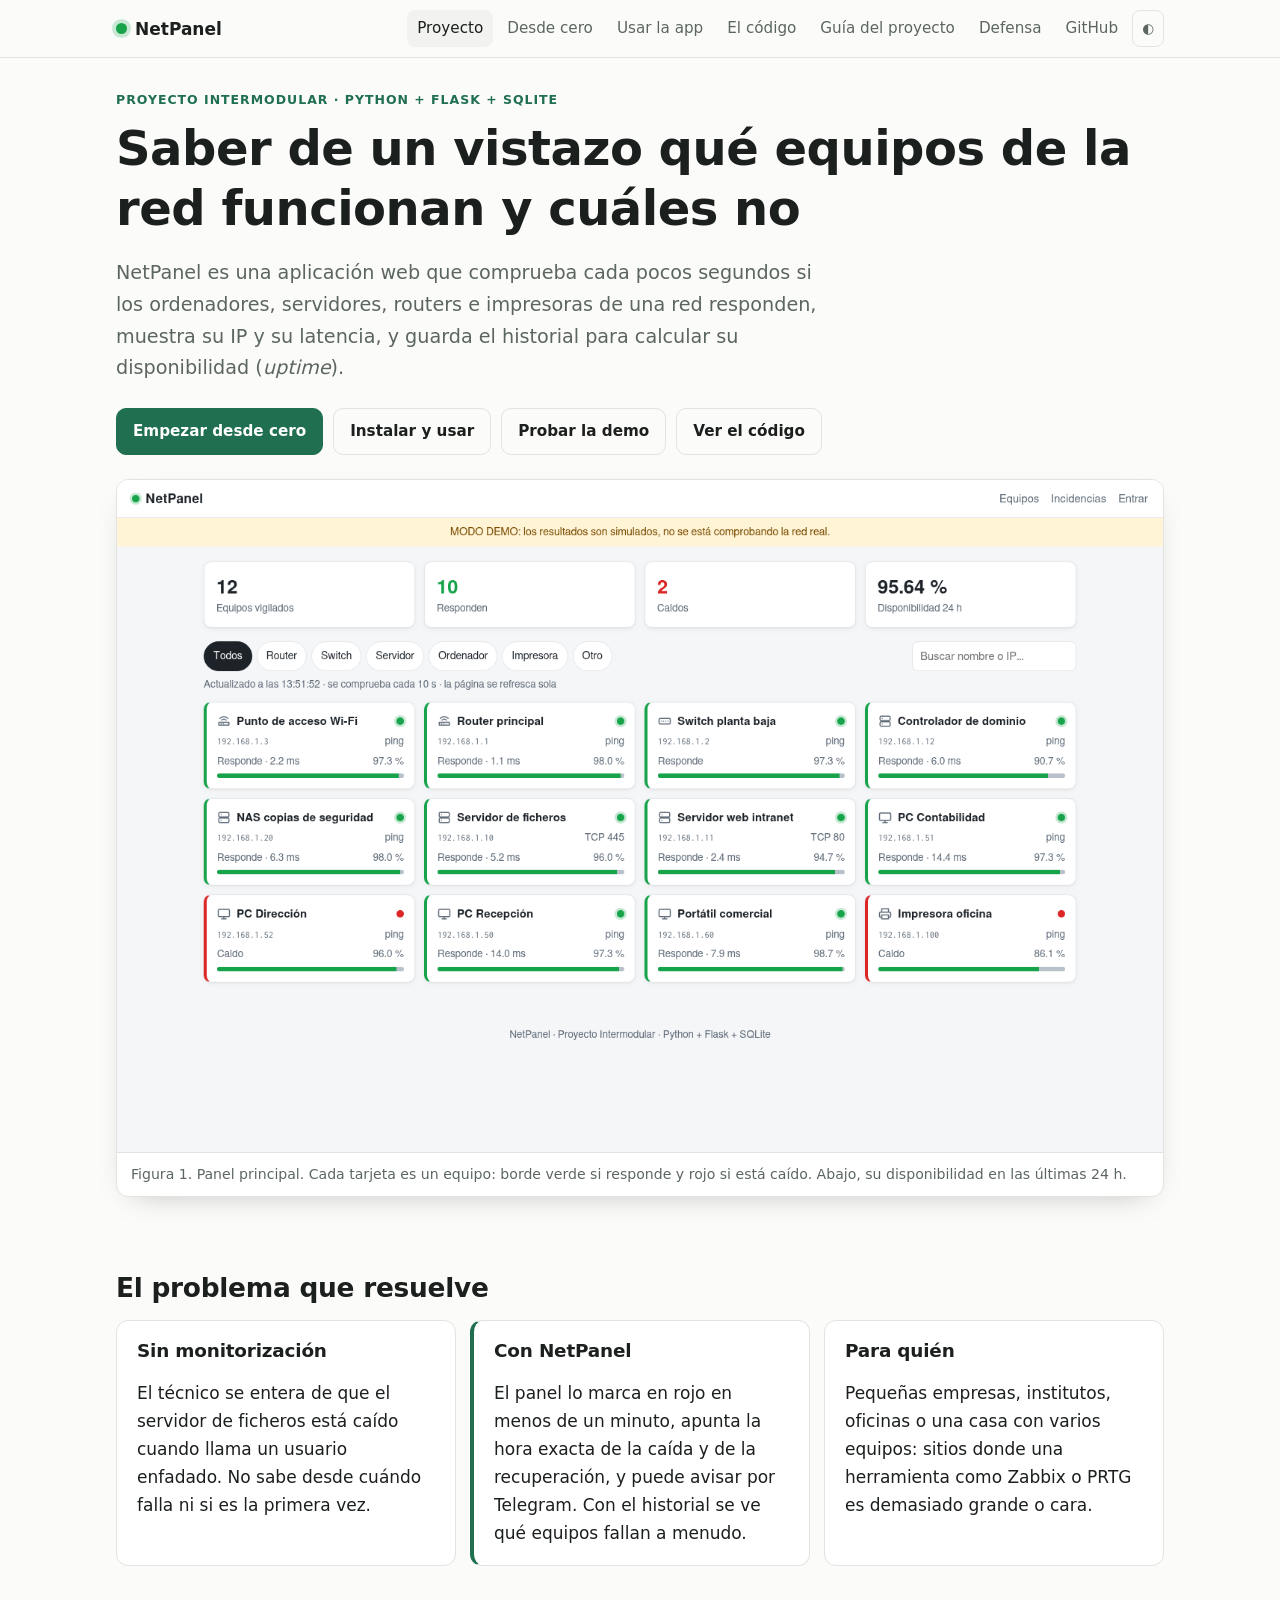
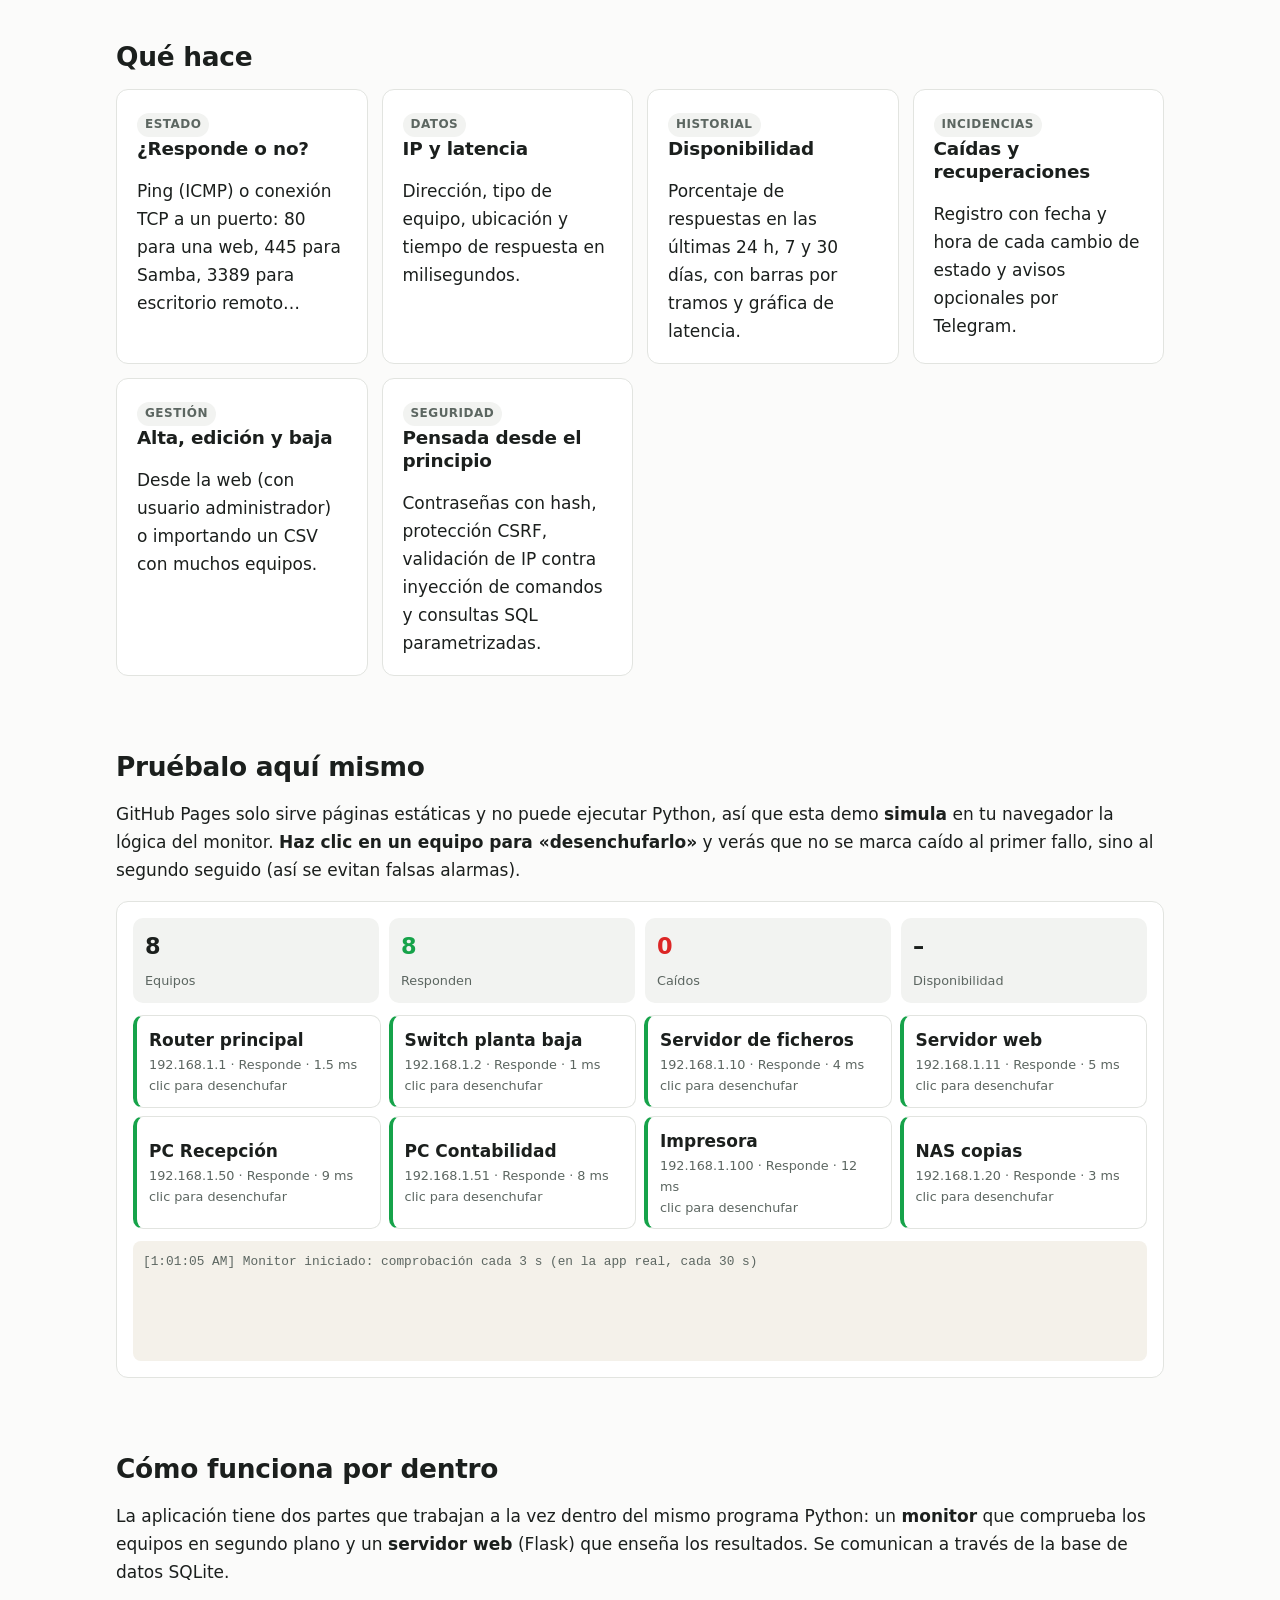
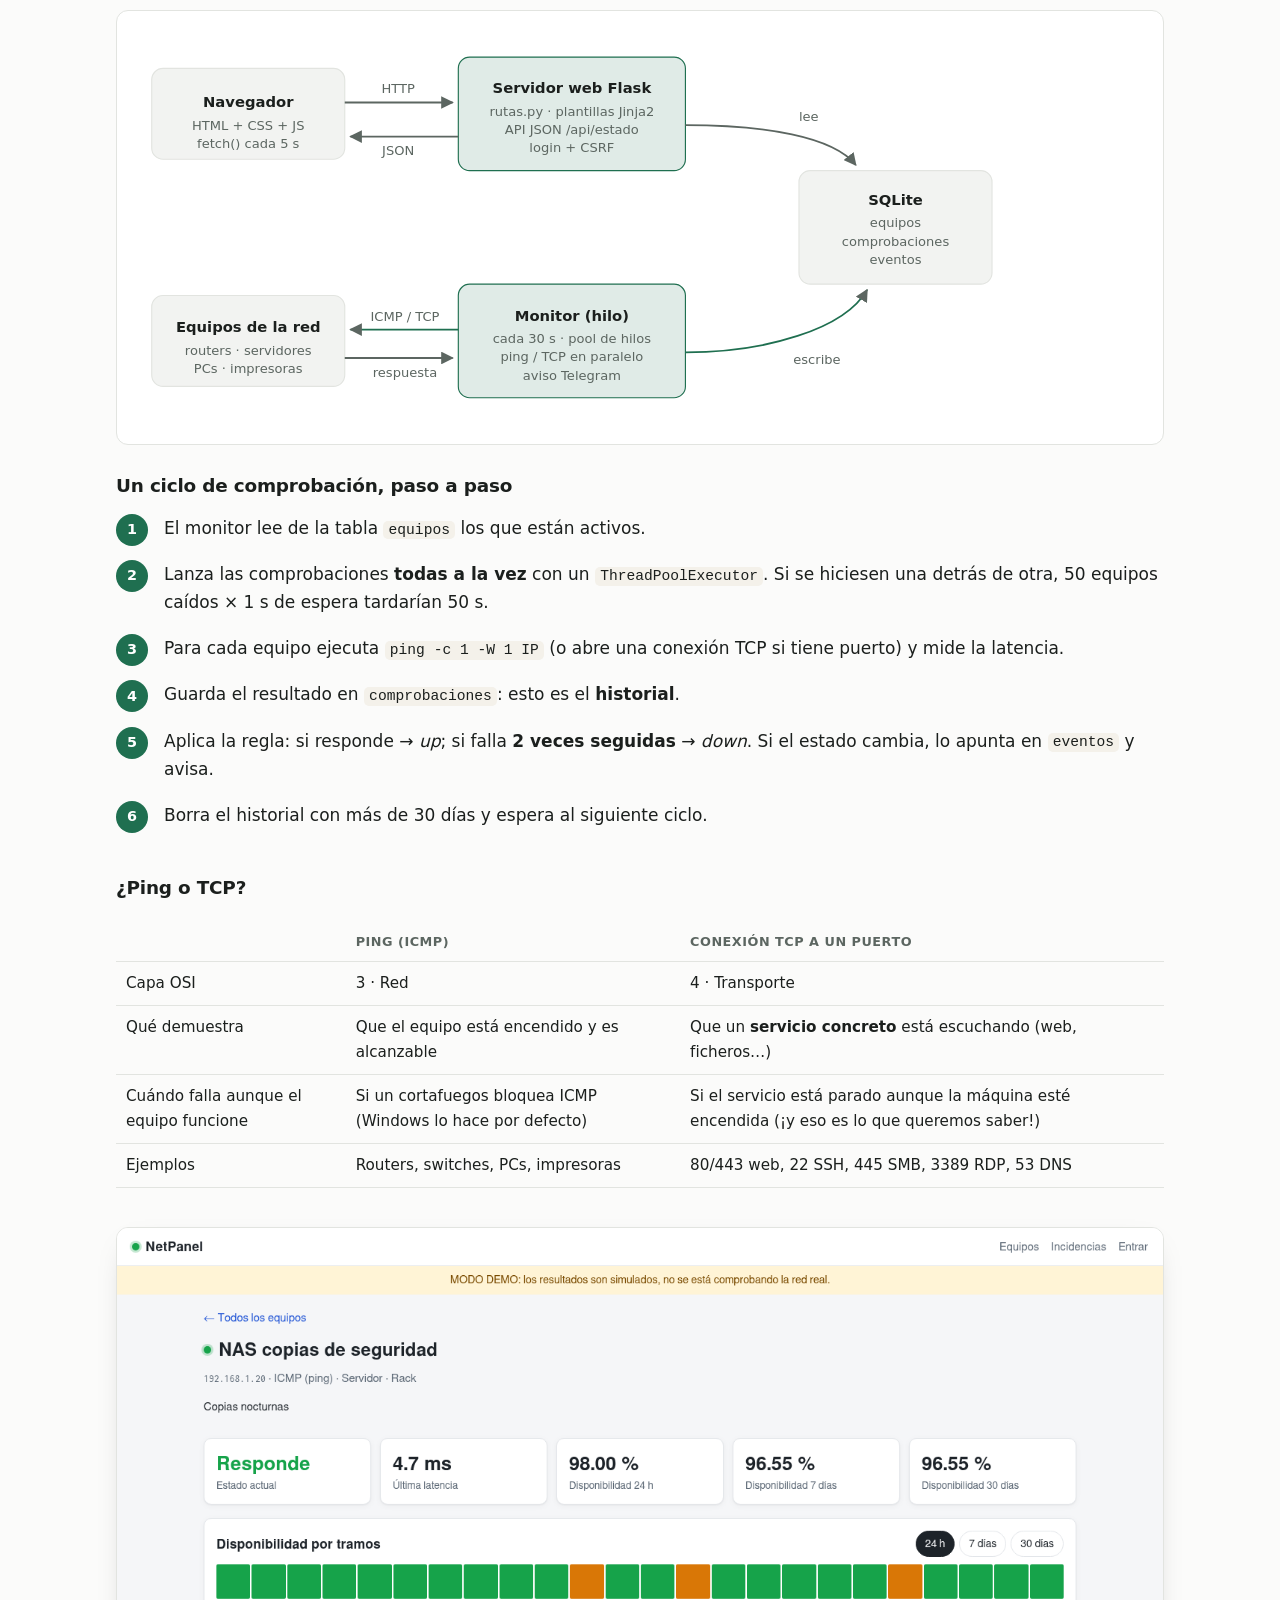
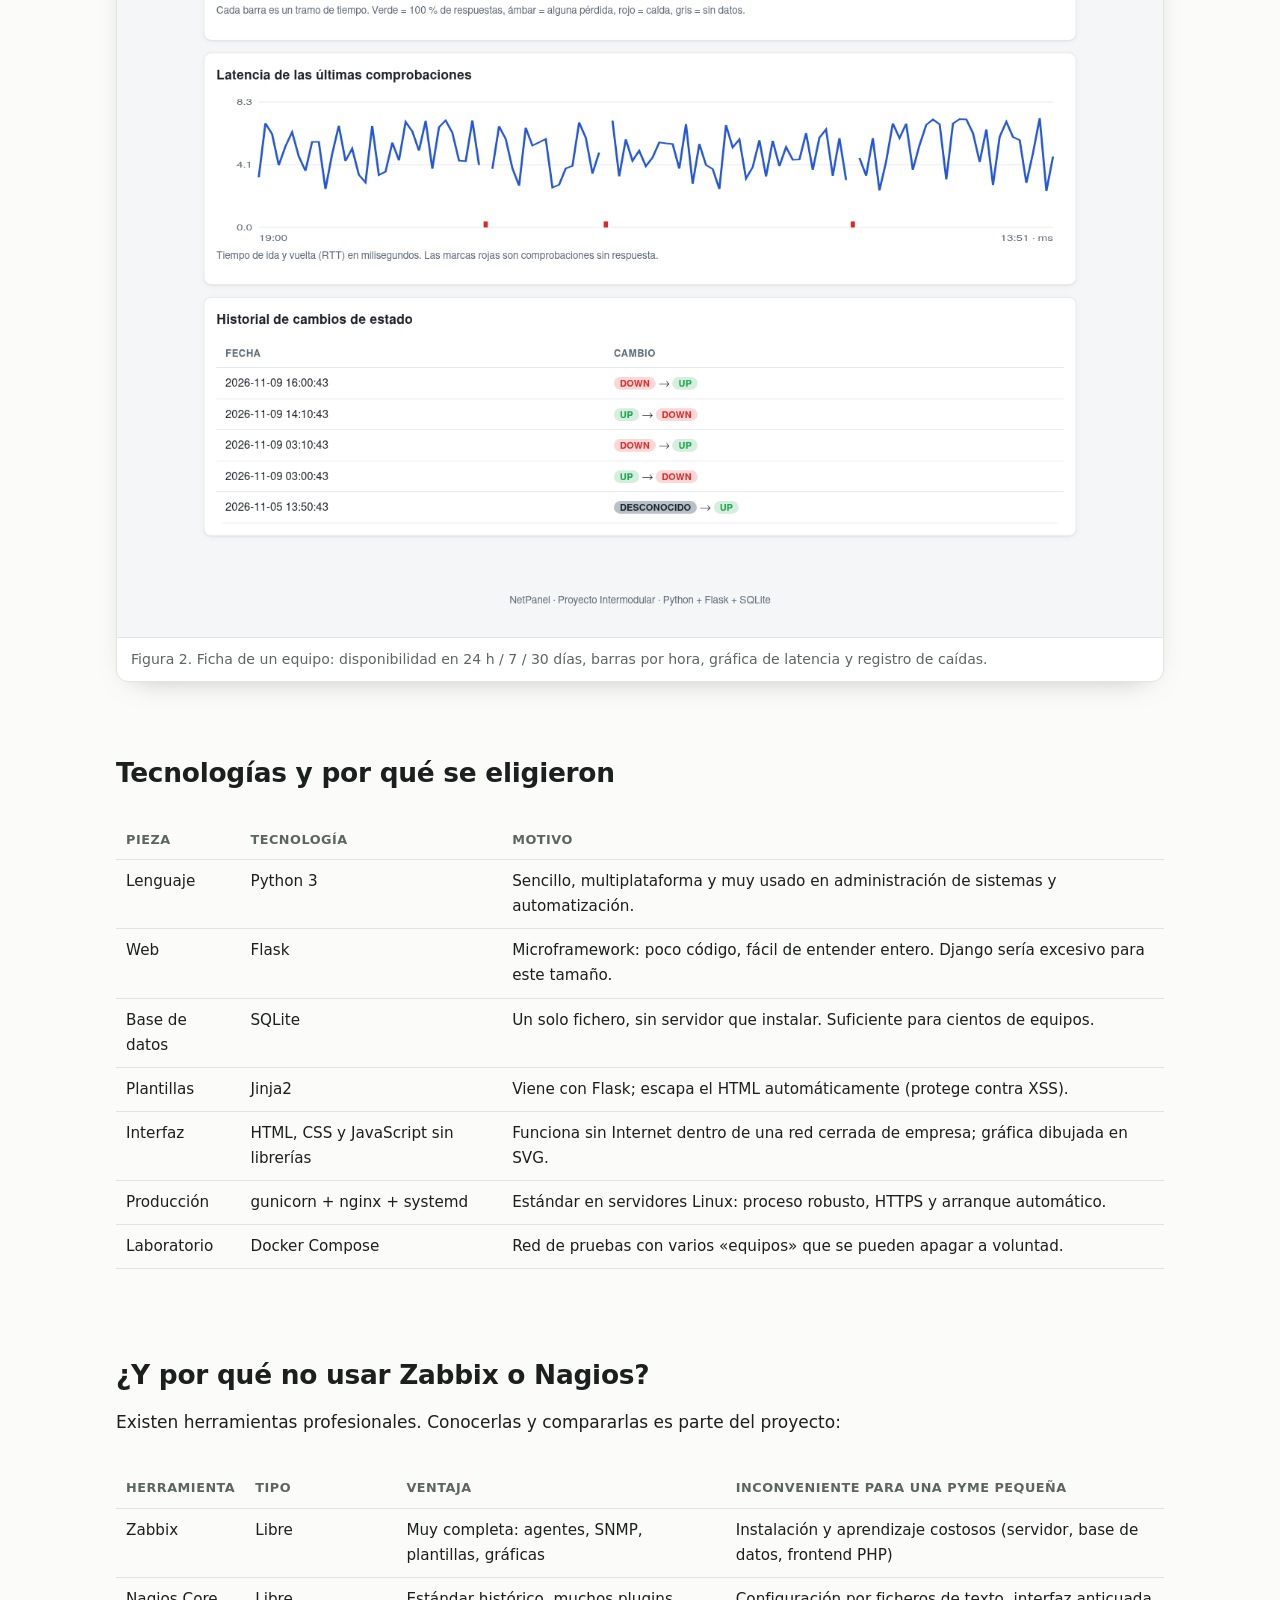
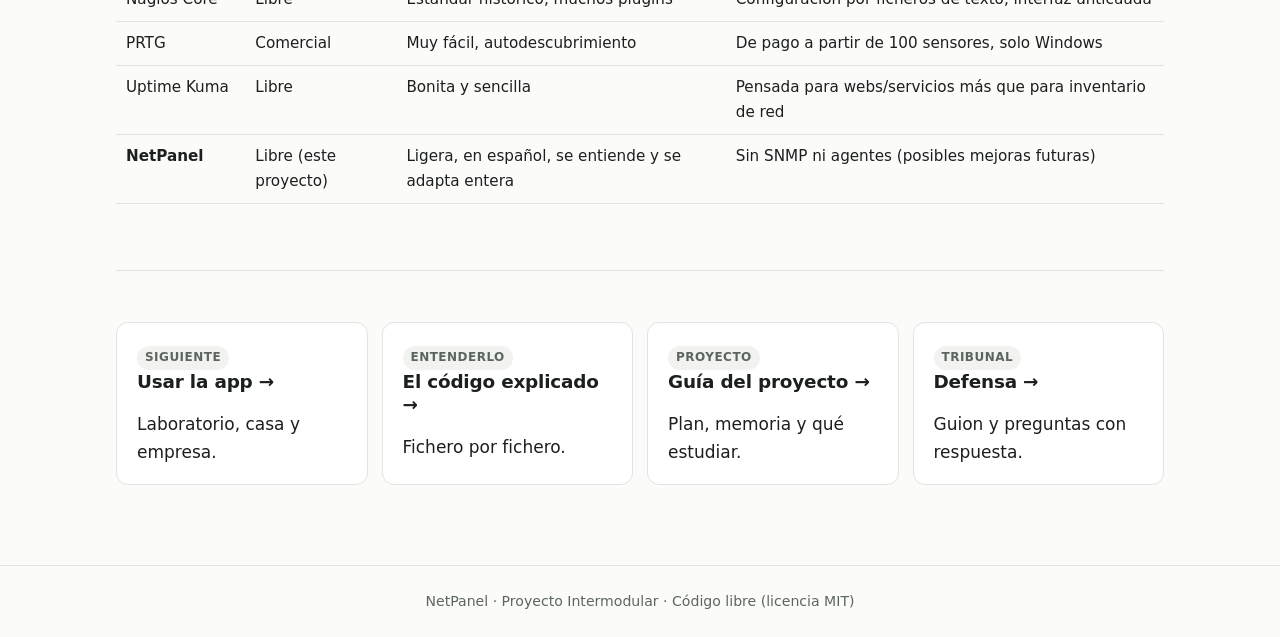
<file: docs/index.html>
<!doctype html>
<html lang="es">
<head>
<meta charset="utf-8">
<meta name="viewport" content="width=device-width, initial-scale=1">
<title>NetPanel · Panel de monitorización</title>
<meta name="description" content="Panel web en Python + Flask que vigila ordenadores, servidores y routers de una red: si responden, su IP y su historial de disponibilidad.">
<link rel="stylesheet" href="assets/site.css">
<link rel="icon" href="data:image/svg+xml,<svg xmlns='http://www.w3.org/2000/svg' viewBox='0 0 16 16'><circle cx='8' cy='8' r='6' fill='%2316a34a'/></svg>">
</head>
<body>
<header class="cab"><div class="cab-dentro">
  <a class="logo" href="index.html"><i></i> NetPanel</a>
  <nav>
    <a class="activa" href="index.html">Proyecto</a>
    <a href="desde-cero.html">Desde cero</a>
    <a href="uso.html">Usar la app</a>
    <a href="codigo.html">El código</a>
    <a href="tfg.html">Guía del proyecto</a>
    <a href="defensa.html">Defensa</a>
    <a href="https://github.com/melvinfranco99/panel-monitorizacion-equipos">GitHub</a>
    <button class="tema" aria-label="Cambiar tema">◐</button>
  </nav>
</div></header>

<main class="contenido">
  <p class="eyebrow">Proyecto Intermodular · Python + Flask + SQLite</p>
  <h1>Saber de un vistazo qué equipos de la red funcionan y cuáles no</h1>
  <p class="lead">NetPanel es una aplicación web que comprueba cada pocos segundos si los ordenadores, servidores, routers e impresoras de una red responden, muestra su IP y su latencia, y guarda el historial para calcular su disponibilidad (<em>uptime</em>).</p>
  <div class="botones">
    <a class="btn" href="desde-cero.html">Empezar desde cero</a>
    <a class="btn sec" href="uso.html">Instalar y usar</a>
    <a class="btn sec" href="#demo-viva">Probar la demo</a>
    <a class="btn sec" href="https://github.com/melvinfranco99/panel-monitorizacion-equipos">Ver el código</a>
  </div>

  <figure class="captura">
    <img src="img/inicio.png" alt="Panel principal: 12 equipos, 10 responden y 2 caídos, con tarjetas por equipo">
    <figcaption>Figura 1. Panel principal. Cada tarjeta es un equipo: borde verde si responde y rojo si está caído. Abajo, su disponibilidad en las últimas 24 h.</figcaption>
  </figure>

  <h2 id="problema">El problema que resuelve</h2>
  <div class="rejilla">
    <div class="caja"><h3>Sin monitorización</h3><p>El técnico se entera de que el servidor de ficheros está caído cuando llama un usuario enfadado. No sabe desde cuándo falla ni si es la primera vez.</p></div>
    <div class="caja destacada"><h3>Con NetPanel</h3><p>El panel lo marca en rojo en menos de un minuto, apunta la hora exacta de la caída y de la recuperación, y puede avisar por Telegram. Con el historial se ve qué equipos fallan a menudo.</p></div>
    <div class="caja"><h3>Para quién</h3><p>Pequeñas empresas, institutos, oficinas o una casa con varios equipos: sitios donde una herramienta como Zabbix o PRTG es demasiado grande o cara.</p></div>
  </div>

  <h2 id="funciones">Qué hace</h2>
  <div class="rejilla">
    <div class="caja"><span class="etq">Estado</span><h3>¿Responde o no?</h3><p>Ping (ICMP) o conexión TCP a un puerto: 80 para una web, 445 para Samba, 3389 para escritorio remoto…</p></div>
    <div class="caja"><span class="etq">Datos</span><h3>IP y latencia</h3><p>Dirección, tipo de equipo, ubicación y tiempo de respuesta en milisegundos.</p></div>
    <div class="caja"><span class="etq">Historial</span><h3>Disponibilidad</h3><p>Porcentaje de respuestas en las últimas 24 h, 7 y 30 días, con barras por tramos y gráfica de latencia.</p></div>
    <div class="caja"><span class="etq">Incidencias</span><h3>Caídas y recuperaciones</h3><p>Registro con fecha y hora de cada cambio de estado y avisos opcionales por Telegram.</p></div>
    <div class="caja"><span class="etq">Gestión</span><h3>Alta, edición y baja</h3><p>Desde la web (con usuario administrador) o importando un CSV con muchos equipos.</p></div>
    <div class="caja"><span class="etq">Seguridad</span><h3>Pensada desde el principio</h3><p>Contraseñas con hash, protección CSRF, validación de IP contra inyección de comandos y consultas SQL parametrizadas.</p></div>
  </div>

  <h2 id="demo-viva">Pruébalo aquí mismo</h2>
  <p>GitHub Pages solo sirve páginas estáticas y no puede ejecutar Python, así que esta demo <strong>simula</strong> en tu navegador la lógica del monitor. <strong>Haz clic en un equipo para «desenchufarlo»</strong> y verás que no se marca caído al primer fallo, sino al segundo seguido (así se evitan falsas alarmas).</p>
  <div class="demo" id="demo">
    <div class="demo-res">
      <div><b id="d-total">–</b><span>Equipos</span></div>
      <div><b id="d-up" style="color:var(--ok)">–</b><span>Responden</span></div>
      <div><b id="d-down" style="color:var(--mal)">–</b><span>Caídos</span></div>
      <div><b id="d-uptime">–</b><span>Disponibilidad</span></div>
    </div>
    <div class="demo-eq" id="demo-eq"></div>
    <div class="demo-log" id="demo-log" aria-live="polite"></div>
  </div>

  <h2 id="arquitectura">Cómo funciona por dentro</h2>
  <p>La aplicación tiene dos partes que trabajan a la vez dentro del mismo programa Python: un <strong>monitor</strong> que comprueba los equipos en segundo plano y un <strong>servidor web</strong> (Flask) que enseña los resultados. Se comunican a través de la base de datos SQLite.</p>
  <div class="diagrama">
    <svg viewBox="0 0 900 360" role="img" aria-label="Arquitectura: navegador, Flask, SQLite, monitor y equipos de la red">
      <defs><marker id="flecha" viewBox="0 0 10 10" refX="9" refY="5" markerWidth="7" markerHeight="7" orient="auto-start-reverse"><path d="M0,0 L10,5 L0,10 z"/></marker></defs>
      <!-- navegador -->
      <rect class="n" x="20" y="40" width="170" height="80" rx="10"/>
      <text x="105" y="74" text-anchor="middle">Navegador</text>
      <text class="t2" x="105" y="94" text-anchor="middle">HTML + CSS + JS</text>
      <text class="t2" x="105" y="110" text-anchor="middle">fetch() cada 5 s</text>
      <!-- flask -->
      <rect class="na" x="290" y="30" width="200" height="100" rx="10"/>
      <text x="390" y="62" text-anchor="middle">Servidor web Flask</text>
      <text class="t2" x="390" y="82" text-anchor="middle">rutas.py · plantillas Jinja2</text>
      <text class="t2" x="390" y="98" text-anchor="middle">API JSON /api/estado</text>
      <text class="t2" x="390" y="114" text-anchor="middle">login + CSRF</text>
      <!-- sqlite -->
      <rect class="n" x="590" y="130" width="170" height="100" rx="10"/>
      <text x="675" y="160" text-anchor="middle">SQLite</text>
      <text class="t2" x="675" y="180" text-anchor="middle">equipos</text>
      <text class="t2" x="675" y="196" text-anchor="middle">comprobaciones</text>
      <text class="t2" x="675" y="212" text-anchor="middle">eventos</text>
      <!-- monitor -->
      <rect class="na" x="290" y="230" width="200" height="100" rx="10"/>
      <text x="390" y="262" text-anchor="middle">Monitor (hilo)</text>
      <text class="t2" x="390" y="282" text-anchor="middle">cada 30 s · pool de hilos</text>
      <text class="t2" x="390" y="298" text-anchor="middle">ping / TCP en paralelo</text>
      <text class="t2" x="390" y="314" text-anchor="middle">aviso Telegram</text>
      <!-- red -->
      <rect class="n" x="20" y="240" width="170" height="80" rx="10"/>
      <text x="105" y="272" text-anchor="middle">Equipos de la red</text>
      <text class="t2" x="105" y="292" text-anchor="middle">routers · servidores</text>
      <text class="t2" x="105" y="308" text-anchor="middle">PCs · impresoras</text>
      <!-- flechas -->
      <path class="f" d="M190,70 H285"/><text class="t2" x="237" y="62" text-anchor="middle">HTTP</text>
      <path class="f" d="M290,100 H195"/><text class="t2" x="237" y="116" text-anchor="middle">JSON</text>
      <path class="f" d="M490,90 C560,90 620,100 640,125"/><text class="t2" x="590" y="86">lee</text>
      <path class="f fa" d="M490,290 C560,290 630,270 650,235"/><text class="t2" x="585" y="300">escribe</text>
      <path class="f fa" d="M290,270 H195"/><text class="t2" x="243" y="262" text-anchor="middle">ICMP / TCP</text>
      <path class="f" d="M190,295 H285"/><text class="t2" x="243" y="312" text-anchor="middle">respuesta</text>
    </svg>
  </div>

  <h3>Un ciclo de comprobación, paso a paso</h3>
  <ol class="pasos">
    <li>El monitor lee de la tabla <code>equipos</code> los que están activos.</li>
    <li>Lanza las comprobaciones <strong>todas a la vez</strong> con un <code>ThreadPoolExecutor</code>. Si se hiciesen una detrás de otra, 50 equipos caídos × 1 s de espera tardarían 50 s.</li>
    <li>Para cada equipo ejecuta <code>ping -c 1 -W 1 IP</code> (o abre una conexión TCP si tiene puerto) y mide la latencia.</li>
    <li>Guarda el resultado en <code>comprobaciones</code>: esto es el <strong>historial</strong>.</li>
    <li>Aplica la regla: si responde → <em>up</em>; si falla <strong>2 veces seguidas</strong> → <em>down</em>. Si el estado cambia, lo apunta en <code>eventos</code> y avisa.</li>
    <li>Borra el historial con más de 30 días y espera al siguiente ciclo.</li>
  </ol>

  <h3>¿Ping o TCP?</h3>
  <div class="tabla-scroll"><table>
    <thead><tr><th></th><th>Ping (ICMP)</th><th>Conexión TCP a un puerto</th></tr></thead>
    <tbody>
      <tr><td>Capa OSI</td><td>3 · Red</td><td>4 · Transporte</td></tr>
      <tr><td>Qué demuestra</td><td>Que el equipo está encendido y es alcanzable</td><td>Que un <strong>servicio concreto</strong> está escuchando (web, ficheros…)</td></tr>
      <tr><td>Cuándo falla aunque el equipo funcione</td><td>Si un cortafuegos bloquea ICMP (Windows lo hace por defecto)</td><td>Si el servicio está parado aunque la máquina esté encendida (¡y eso es lo que queremos saber!)</td></tr>
      <tr><td>Ejemplos</td><td>Routers, switches, PCs, impresoras</td><td>80/443 web, 22 SSH, 445 SMB, 3389 RDP, 53 DNS</td></tr>
    </tbody>
  </table></div>

  <figure class="captura">
    <img src="img/detalle.png" alt="Detalle de un equipo con disponibilidad por tramos, gráfica de latencia y cambios de estado">
    <figcaption>Figura 2. Ficha de un equipo: disponibilidad en 24 h / 7 / 30 días, barras por hora, gráfica de latencia y registro de caídas.</figcaption>
  </figure>

  <h2 id="tecnologias">Tecnologías y por qué se eligieron</h2>
  <div class="tabla-scroll"><table>
    <thead><tr><th>Pieza</th><th>Tecnología</th><th>Motivo</th></tr></thead>
    <tbody>
      <tr><td>Lenguaje</td><td>Python 3</td><td>Sencillo, multiplataforma y muy usado en administración de sistemas y automatización.</td></tr>
      <tr><td>Web</td><td>Flask</td><td>Microframework: poco código, fácil de entender entero. Django sería excesivo para este tamaño.</td></tr>
      <tr><td>Base de datos</td><td>SQLite</td><td>Un solo fichero, sin servidor que instalar. Suficiente para cientos de equipos.</td></tr>
      <tr><td>Plantillas</td><td>Jinja2</td><td>Viene con Flask; escapa el HTML automáticamente (protege contra XSS).</td></tr>
      <tr><td>Interfaz</td><td>HTML, CSS y JavaScript sin librerías</td><td>Funciona sin Internet dentro de una red cerrada de empresa; gráfica dibujada en SVG.</td></tr>
      <tr><td>Producción</td><td>gunicorn + nginx + systemd</td><td>Estándar en servidores Linux: proceso robusto, HTTPS y arranque automático.</td></tr>
      <tr><td>Laboratorio</td><td>Docker Compose</td><td>Red de pruebas con varios «equipos» que se pueden apagar a voluntad.</td></tr>
    </tbody>
  </table></div>

  <h2 id="comparativa">¿Y por qué no usar Zabbix o Nagios?</h2>
  <p>Existen herramientas profesionales. Conocerlas y compararlas es parte del proyecto:</p>
  <div class="tabla-scroll"><table>
    <thead><tr><th>Herramienta</th><th>Tipo</th><th>Ventaja</th><th>Inconveniente para una pyme pequeña</th></tr></thead>
    <tbody>
      <tr><td>Zabbix</td><td>Libre</td><td>Muy completa: agentes, SNMP, plantillas, gráficas</td><td>Instalación y aprendizaje costosos (servidor, base de datos, frontend PHP)</td></tr>
      <tr><td>Nagios Core</td><td>Libre</td><td>Estándar histórico, muchos plugins</td><td>Configuración por ficheros de texto, interfaz anticuada</td></tr>
      <tr><td>PRTG</td><td>Comercial</td><td>Muy fácil, autodescubrimiento</td><td>De pago a partir de 100 sensores, solo Windows</td></tr>
      <tr><td>Uptime Kuma</td><td>Libre</td><td>Bonita y sencilla</td><td>Pensada para webs/servicios más que para inventario de red</td></tr>
      <tr><td><strong>NetPanel</strong></td><td>Libre (este proyecto)</td><td>Ligera, en español, se entiende y se adapta entera</td><td>Sin SNMP ni agentes (posibles mejoras futuras)</td></tr>
    </tbody>
  </table></div>

  <hr>
  <div class="rejilla">
    <a class="caja" href="uso.html" style="text-decoration:none;color:inherit"><span class="etq">Siguiente</span><h3>Usar la app →</h3><p>Laboratorio, casa y empresa.</p></a>
    <a class="caja" href="codigo.html" style="text-decoration:none;color:inherit"><span class="etq">Entenderlo</span><h3>El código explicado →</h3><p>Fichero por fichero.</p></a>
    <a class="caja" href="tfg.html" style="text-decoration:none;color:inherit"><span class="etq">Proyecto</span><h3>Guía del proyecto →</h3><p>Plan, memoria y qué estudiar.</p></a>
    <a class="caja" href="defensa.html" style="text-decoration:none;color:inherit"><span class="etq">Tribunal</span><h3>Defensa →</h3><p>Guion y preguntas con respuesta.</p></a>
  </div>
</main>
<footer class="pie">NetPanel · Proyecto Intermodular · Código libre (licencia MIT)</footer>
<script src="assets/site.js"></script>
</body>
</html>
</file>
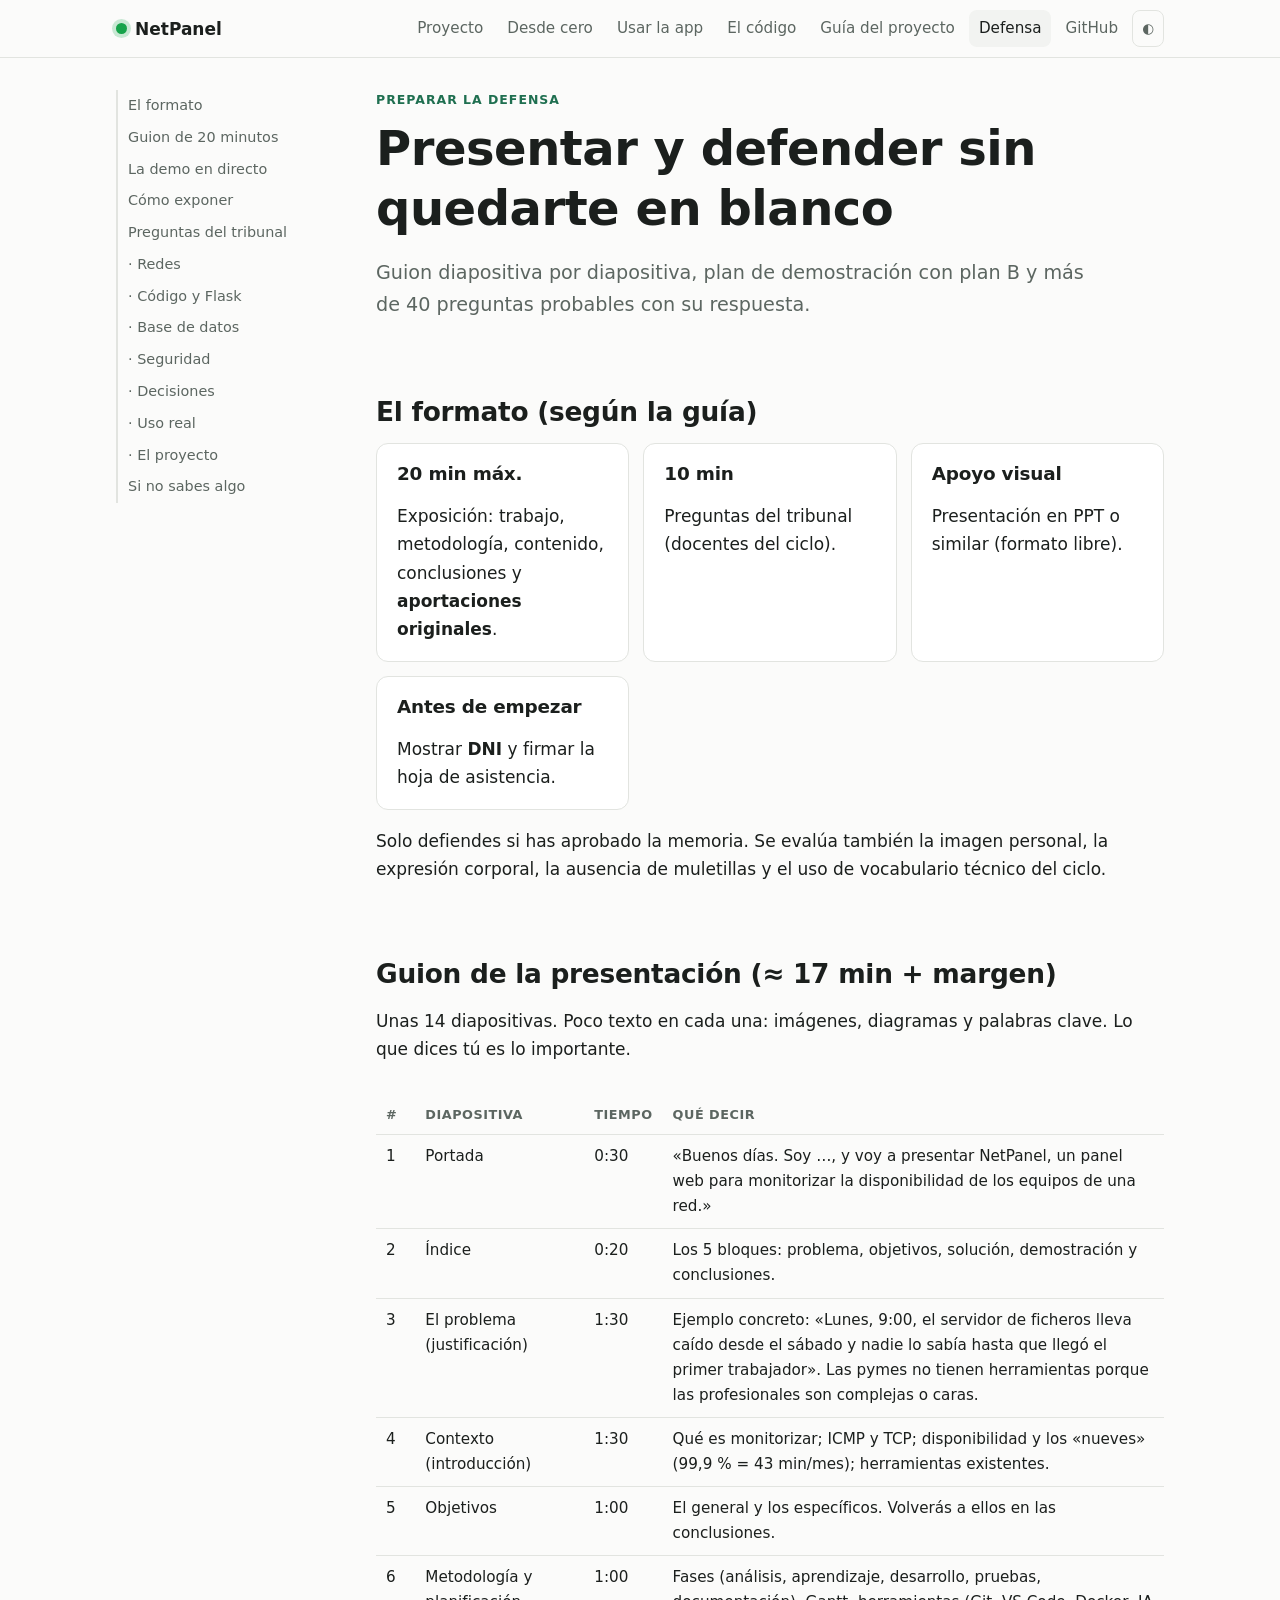
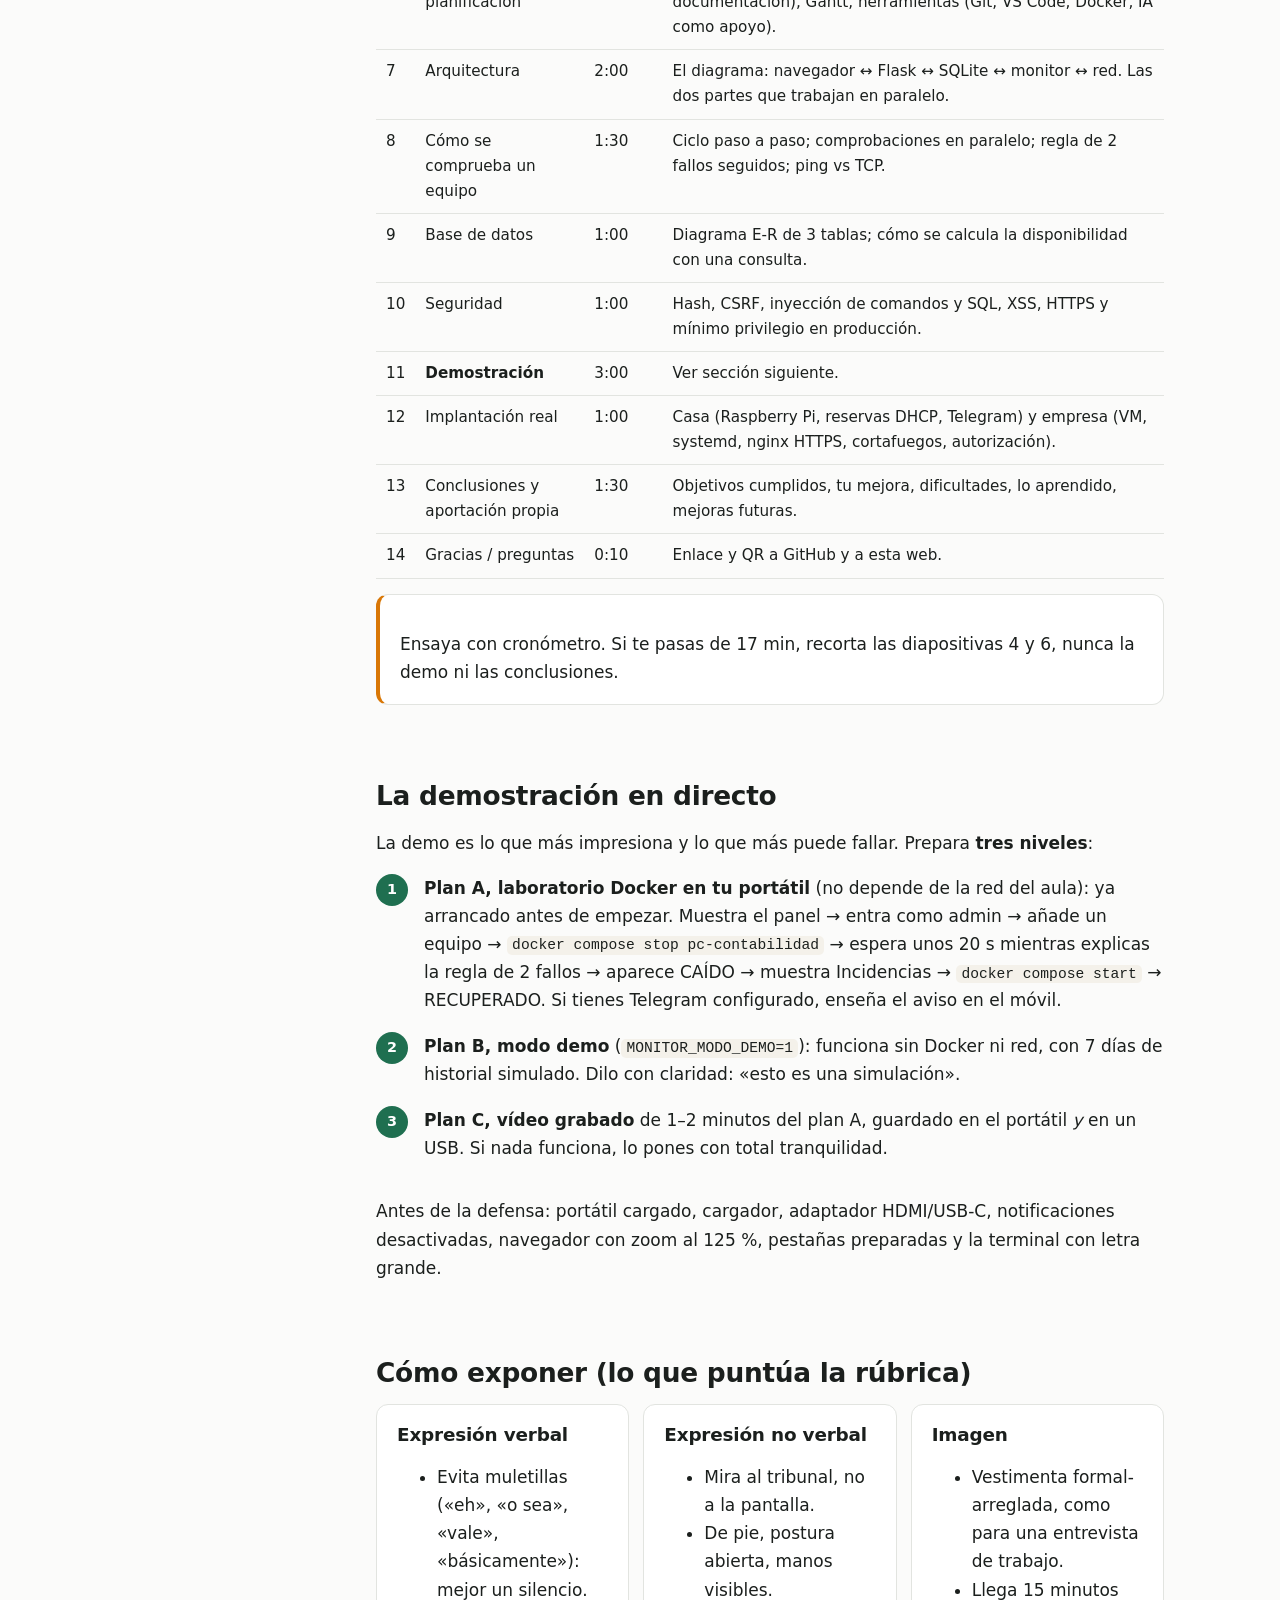
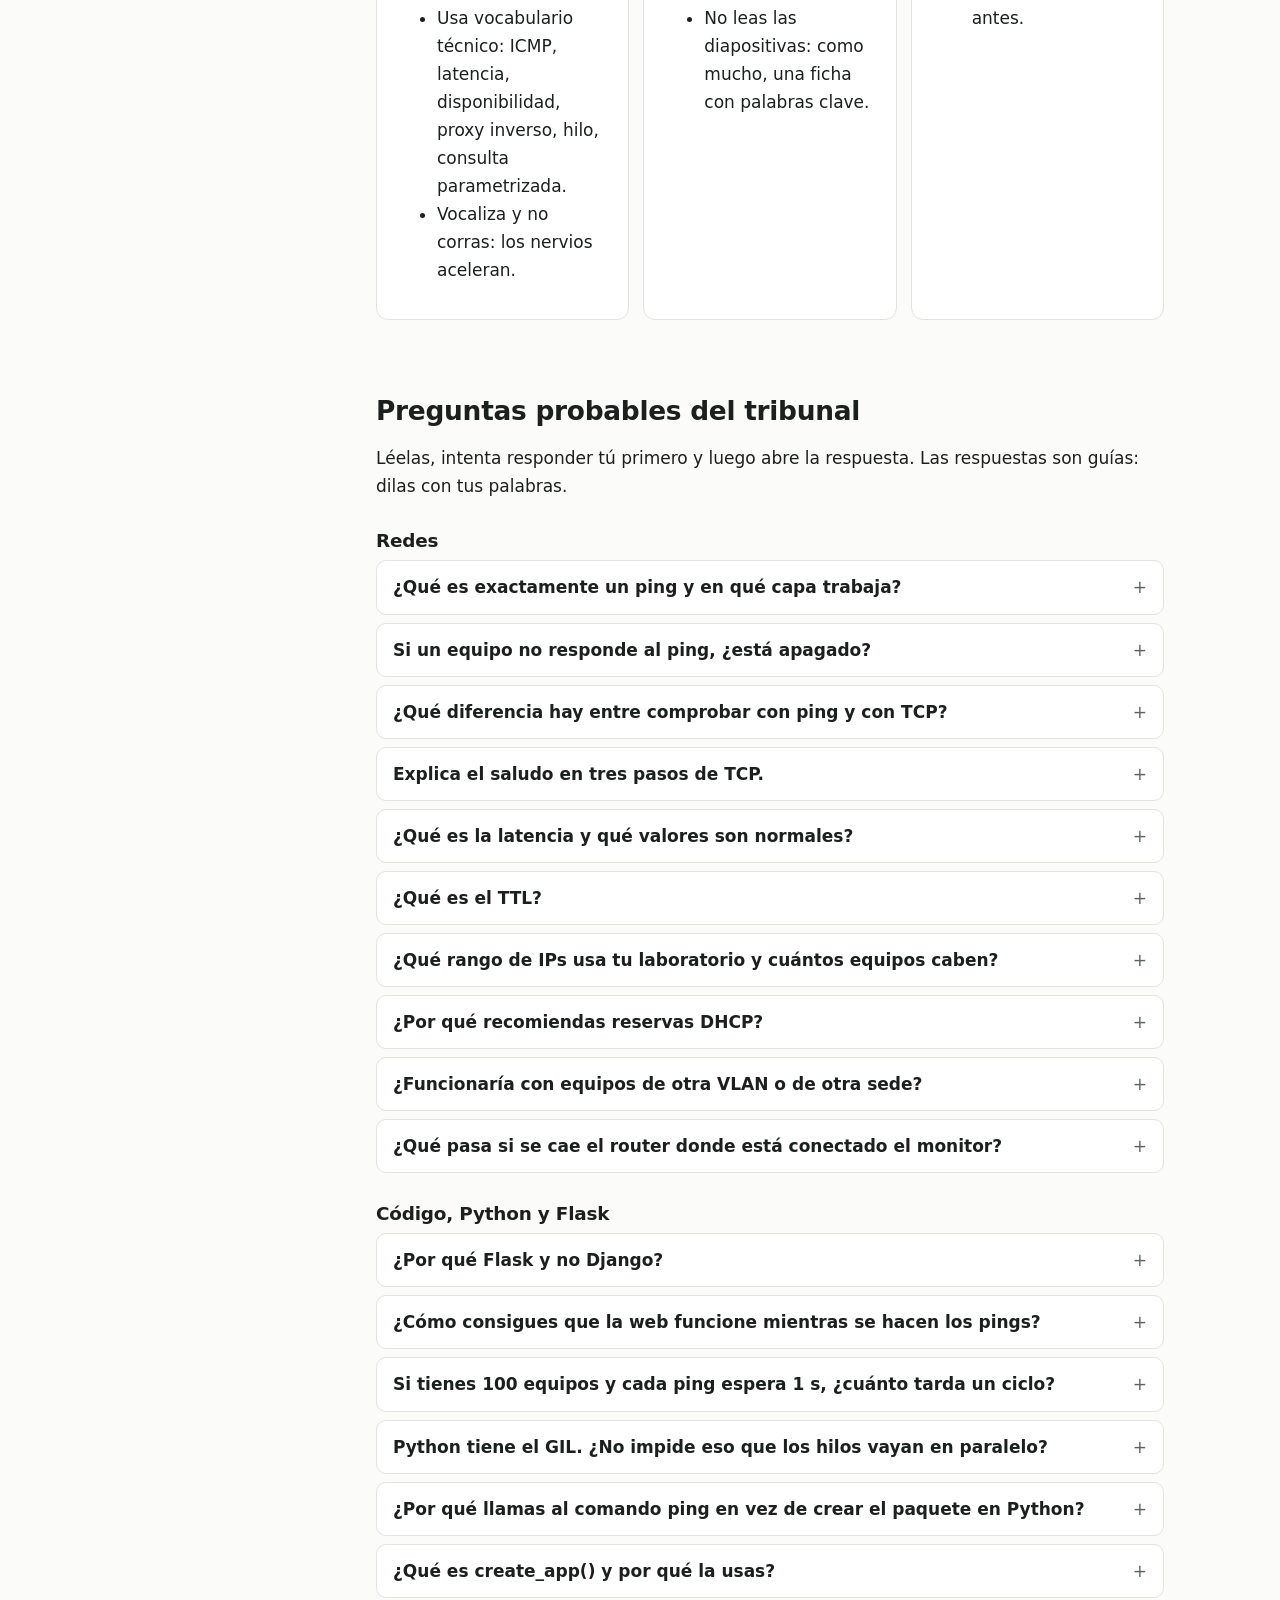
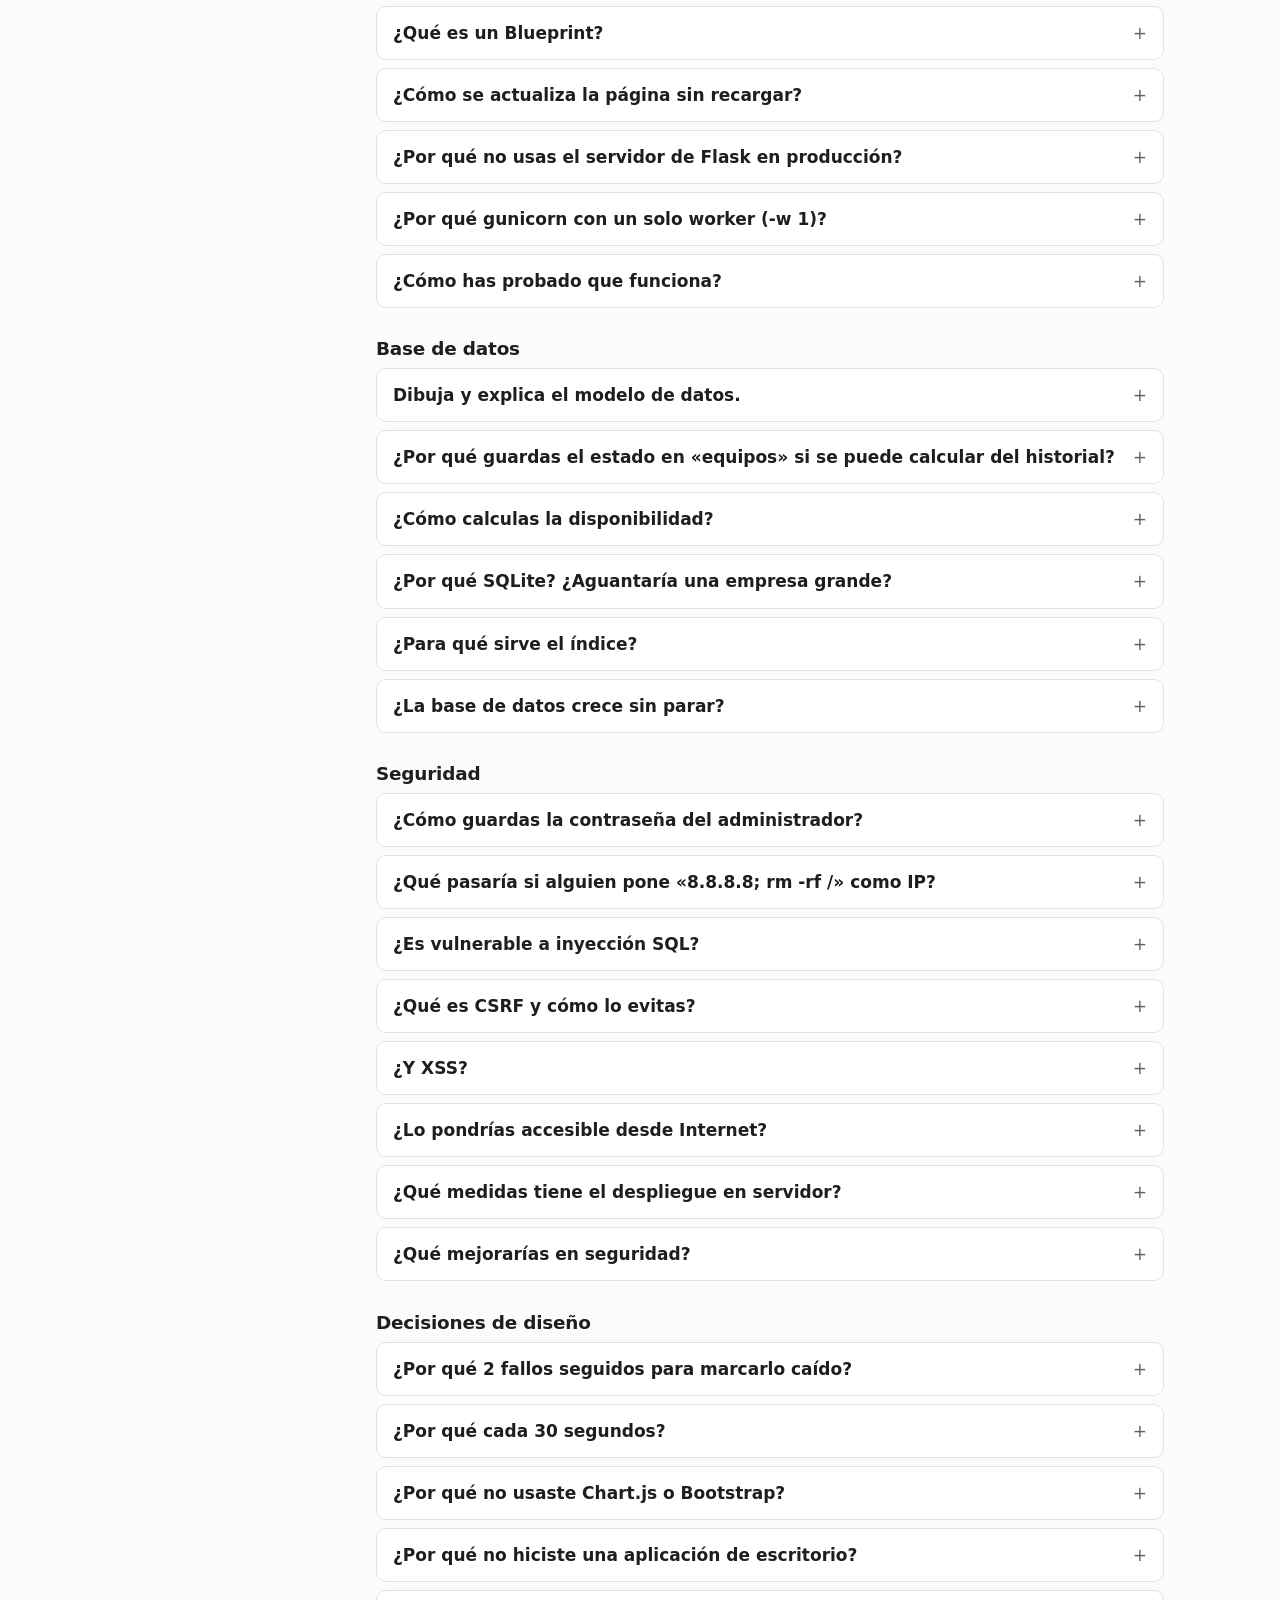
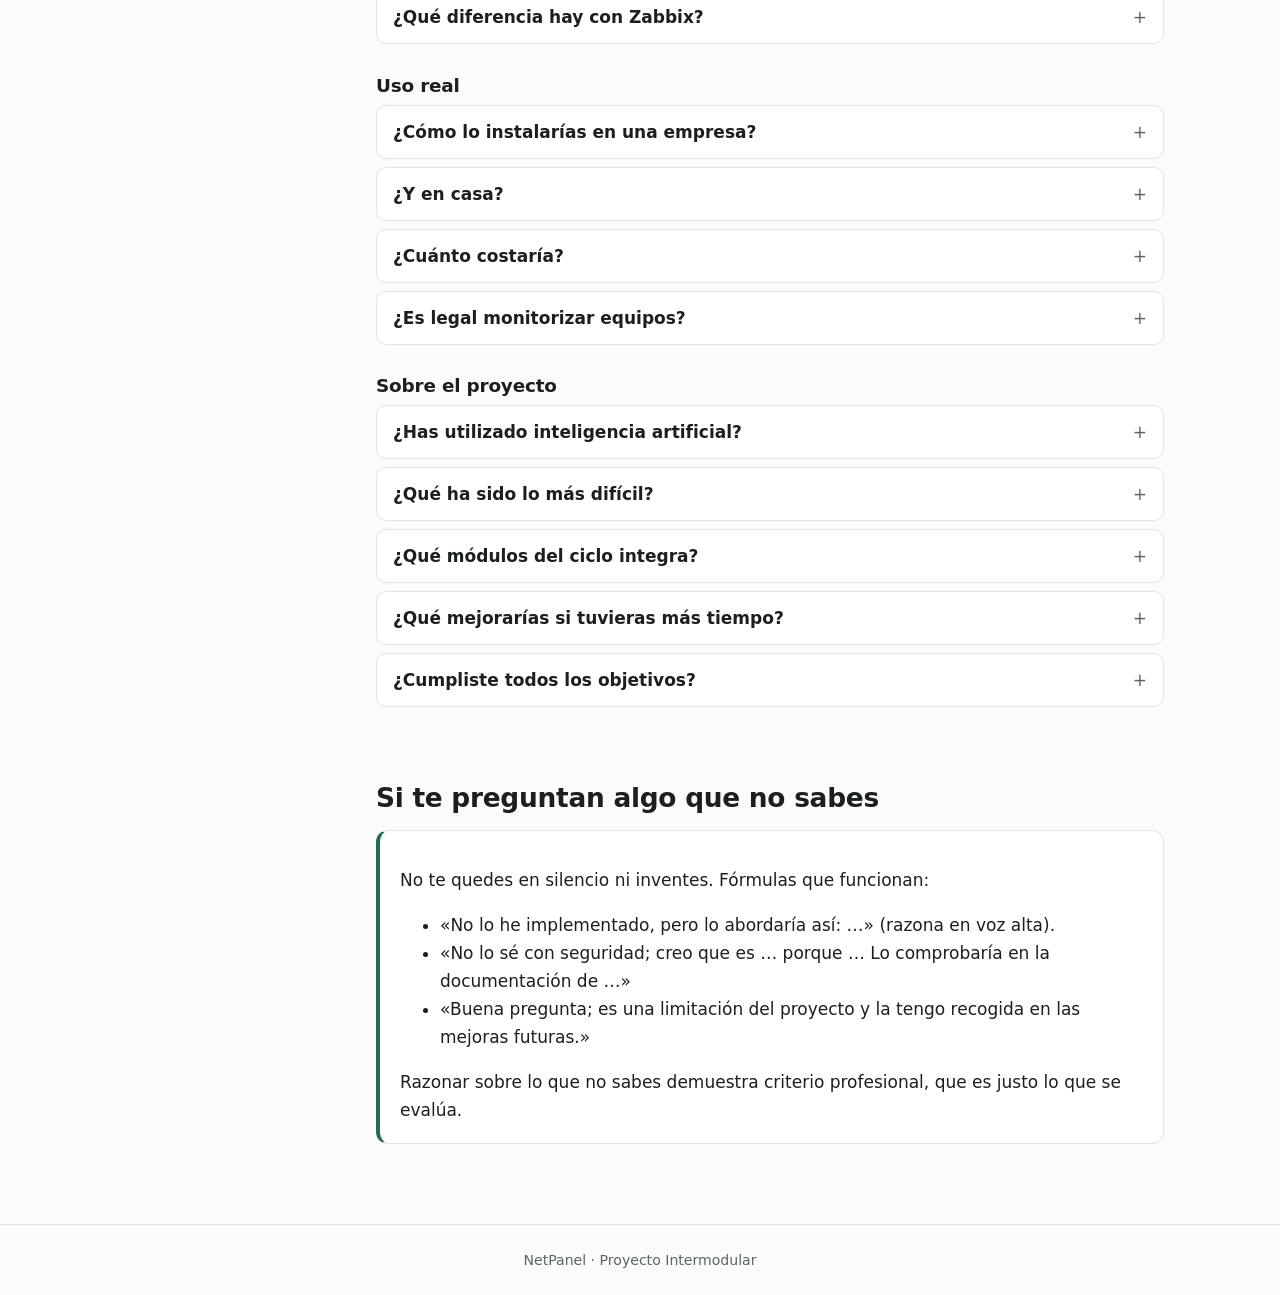
<file: docs/defensa.html>
<!doctype html>
<html lang="es">
<head>
<meta charset="utf-8">
<meta name="viewport" content="width=device-width, initial-scale=1">
<title>Preparar la defensa</title>
<meta name="description" content="Guion de presentación de 20 minutos y preguntas frecuentes del tribunal con respuestas.">
<link rel="stylesheet" href="assets/site.css">
<link rel="icon" href="data:image/svg+xml,<svg xmlns='http://www.w3.org/2000/svg' viewBox='0 0 16 16'><circle cx='8' cy='8' r='6' fill='%2316a34a'/></svg>">
</head>
<body>
<header class="cab"><div class="cab-dentro">
  <a class="logo" href="index.html"><i></i> NetPanel</a>
  <nav>
    <a href="index.html">Proyecto</a>
    <a href="desde-cero.html">Desde cero</a>
    <a href="uso.html">Usar la app</a>
    <a href="codigo.html">El código</a>
    <a href="tfg.html">Guía del proyecto</a>
    <a class="activa" href="defensa.html">Defensa</a>
    <a href="https://github.com/melvinfranco99/panel-monitorizacion-equipos">GitHub</a>
    <button class="tema" aria-label="Cambiar tema">◐</button>
  </nav>
</div></header>

<main class="contenido con-indice">
  <aside class="indice">
    <a href="#formato">El formato</a>
    <a href="#guion">Guion de 20 minutos</a>
    <a href="#demo">La demo en directo</a>
    <a href="#exponer">Cómo exponer</a>
    <a href="#preguntas">Preguntas del tribunal</a>
    <a href="#p-redes">· Redes</a>
    <a href="#p-codigo">· Código y Flask</a>
    <a href="#p-bd">· Base de datos</a>
    <a href="#p-seg">· Seguridad</a>
    <a href="#p-diseno">· Decisiones</a>
    <a href="#p-real">· Uso real</a>
    <a href="#p-proyecto">· El proyecto</a>
    <a href="#nose">Si no sabes algo</a>
  </aside>
  <div>
  <p class="eyebrow">Preparar la defensa</p>
  <h1>Presentar y defender sin quedarte en blanco</h1>
  <p class="lead">Guion diapositiva por diapositiva, plan de demostración con plan B y más de 40 preguntas probables con su respuesta.</p>

  <h2 id="formato">El formato (según la guía)</h2>
  <div class="rejilla">
    <div class="caja"><h3>20 min máx.</h3><p>Exposición: trabajo, metodología, contenido, conclusiones y <strong>aportaciones originales</strong>.</p></div>
    <div class="caja"><h3>10 min</h3><p>Preguntas del tribunal (docentes del ciclo).</p></div>
    <div class="caja"><h3>Apoyo visual</h3><p>Presentación en PPT o similar (formato libre).</p></div>
    <div class="caja"><h3>Antes de empezar</h3><p>Mostrar <strong>DNI</strong> y firmar la hoja de asistencia.</p></div>
  </div>
  <p>Solo defiendes si has aprobado la memoria. Se evalúa también la imagen personal, la expresión corporal, la ausencia de muletillas y el uso de vocabulario técnico del ciclo.</p>

  <h2 id="guion">Guion de la presentación (≈ 17 min + margen)</h2>
  <p>Unas 14 diapositivas. Poco texto en cada una: imágenes, diagramas y palabras clave. Lo que dices tú es lo importante.</p>
  <div class="tabla-scroll"><table>
    <thead><tr><th>#</th><th>Diapositiva</th><th>Tiempo</th><th>Qué decir</th></tr></thead>
    <tbody>
      <tr><td>1</td><td>Portada</td><td>0:30</td><td>«Buenos días. Soy …, y voy a presentar NetPanel, un panel web para monitorizar la disponibilidad de los equipos de una red.»</td></tr>
      <tr><td>2</td><td>Índice</td><td>0:20</td><td>Los 5 bloques: problema, objetivos, solución, demostración y conclusiones.</td></tr>
      <tr><td>3</td><td>El problema (justificación)</td><td>1:30</td><td>Ejemplo concreto: «Lunes, 9:00, el servidor de ficheros lleva caído desde el sábado y nadie lo sabía hasta que llegó el primer trabajador». Las pymes no tienen herramientas porque las profesionales son complejas o caras.</td></tr>
      <tr><td>4</td><td>Contexto (introducción)</td><td>1:30</td><td>Qué es monitorizar; ICMP y TCP; disponibilidad y los «nueves» (99,9 % = 43 min/mes); herramientas existentes.</td></tr>
      <tr><td>5</td><td>Objetivos</td><td>1:00</td><td>El general y los específicos. Volverás a ellos en las conclusiones.</td></tr>
      <tr><td>6</td><td>Metodología y planificación</td><td>1:00</td><td>Fases (análisis, aprendizaje, desarrollo, pruebas, documentación), Gantt, herramientas (Git, VS Code, Docker, IA como apoyo).</td></tr>
      <tr><td>7</td><td>Arquitectura</td><td>2:00</td><td>El diagrama: navegador ↔ Flask ↔ SQLite ↔ monitor ↔ red. Las dos partes que trabajan en paralelo.</td></tr>
      <tr><td>8</td><td>Cómo se comprueba un equipo</td><td>1:30</td><td>Ciclo paso a paso; comprobaciones en paralelo; regla de 2 fallos seguidos; ping vs TCP.</td></tr>
      <tr><td>9</td><td>Base de datos</td><td>1:00</td><td>Diagrama E-R de 3 tablas; cómo se calcula la disponibilidad con una consulta.</td></tr>
      <tr><td>10</td><td>Seguridad</td><td>1:00</td><td>Hash, CSRF, inyección de comandos y SQL, XSS, HTTPS y mínimo privilegio en producción.</td></tr>
      <tr><td>11</td><td><strong>Demostración</strong></td><td>3:00</td><td>Ver sección siguiente.</td></tr>
      <tr><td>12</td><td>Implantación real</td><td>1:00</td><td>Casa (Raspberry Pi, reservas DHCP, Telegram) y empresa (VM, systemd, nginx HTTPS, cortafuegos, autorización).</td></tr>
      <tr><td>13</td><td>Conclusiones y aportación propia</td><td>1:30</td><td>Objetivos cumplidos, tu mejora, dificultades, lo aprendido, mejoras futuras.</td></tr>
      <tr><td>14</td><td>Gracias / preguntas</td><td>0:10</td><td>Enlace y QR a GitHub y a esta web.</td></tr>
    </tbody>
  </table></div>
  <div class="caja aviso"><p>Ensaya con cronómetro. Si te pasas de 17 min, recorta las diapositivas 4 y 6, nunca la demo ni las conclusiones.</p></div>

  <h2 id="demo">La demostración en directo</h2>
  <p>La demo es lo que más impresiona y lo que más puede fallar. Prepara <strong>tres niveles</strong>:</p>
  <ol class="pasos">
    <li><strong>Plan A, laboratorio Docker en tu portátil</strong> (no depende de la red del aula): ya arrancado antes de empezar. Muestra el panel → entra como admin → añade un equipo → <code>docker compose stop pc-contabilidad</code> → espera unos 20 s mientras explicas la regla de 2 fallos → aparece CAÍDO → muestra Incidencias → <code>docker compose start</code> → RECUPERADO. Si tienes Telegram configurado, enseña el aviso en el móvil.</li>
    <li><strong>Plan B, modo demo</strong> (<code>MONITOR_MODO_DEMO=1</code>): funciona sin Docker ni red, con 7 días de historial simulado. Dilo con claridad: «esto es una simulación».</li>
    <li><strong>Plan C, vídeo grabado</strong> de 1–2 minutos del plan A, guardado en el portátil <em>y</em> en un USB. Si nada funciona, lo pones con total tranquilidad.</li>
  </ol>
  <p>Antes de la defensa: portátil cargado, cargador, adaptador HDMI/USB-C, notificaciones desactivadas, navegador con zoom al 125 %, pestañas preparadas y la terminal con letra grande.</p>

  <h2 id="exponer">Cómo exponer (lo que puntúa la rúbrica)</h2>
  <div class="rejilla">
    <div class="caja"><h3>Expresión verbal</h3><ul><li>Evita muletillas («eh», «o sea», «vale», «básicamente»): mejor un silencio.</li><li>Usa vocabulario técnico: ICMP, latencia, disponibilidad, proxy inverso, hilo, consulta parametrizada.</li><li>Vocaliza y no corras: los nervios aceleran.</li></ul></div>
    <div class="caja"><h3>Expresión no verbal</h3><ul><li>Mira al tribunal, no a la pantalla.</li><li>De pie, postura abierta, manos visibles.</li><li>No leas las diapositivas: como mucho, una ficha con palabras clave.</li></ul></div>
    <div class="caja"><h3>Imagen</h3><ul><li>Vestimenta formal-arreglada, como para una entrevista de trabajo.</li><li>Llega 15 minutos antes.</li></ul></div>
  </div>

  <h2 id="preguntas">Preguntas probables del tribunal</h2>
  <p>Léelas, intenta responder tú primero y luego abre la respuesta. Las respuestas son guías: dilas con tus palabras.</p>

  <h3 id="p-redes">Redes</h3>
  <details><summary>¿Qué es exactamente un ping y en qué capa trabaja?</summary><div><p>Es un mensaje ICMP «echo request» (tipo 8) al que el destino contesta con un «echo reply» (tipo 0). ICMP es un protocolo de control que viaja dentro de IP, en la <strong>capa 3 (red)</strong> del modelo OSI. No usa puertos. Midiendo el tiempo entre la petición y la respuesta obtenemos la latencia o RTT.</p></div></details>
  <details><summary>Si un equipo no responde al ping, ¿está apagado?</summary><div><p>No necesariamente. Puede estar encendido pero con un cortafuegos que bloquea ICMP (Windows lo hace por defecto), en otra red sin ruta, o puede haberse perdido el paquete. Por eso la aplicación permite comprobar por TCP y exige 2 fallos seguidos. Lo correcto es decir «no es alcanzable desde el monitor».</p></div></details>
  <details><summary>¿Qué diferencia hay entre comprobar con ping y con TCP?</summary><div><p>El ping demuestra que la máquina es alcanzable (capa 3). La conexión TCP a un puerto (capa 4) demuestra que un <strong>servicio</strong> concreto escucha: un servidor web puede responder al ping con el servicio nginx caído. Para un servidor, lo que interesa al usuario es el servicio.</p></div></details>
  <details><summary>Explica el saludo en tres pasos de TCP.</summary><div><p>El cliente envía SYN, el servidor responde SYN-ACK si el puerto está abierto (o RST si está cerrado) y el cliente confirma con ACK. Si se completa, <code>socket.create_connection()</code> tiene éxito y medimos cuánto tardó. Después cerramos la conexión.</p></div></details>
  <details><summary>¿Qué es la latencia y qué valores son normales?</summary><div><p>El tiempo de ida y vuelta de un paquete (RTT), en milisegundos. En una LAN cableada, menos de 1–2 ms; por Wi-Fi, 2–20 ms; hacia Internet, 10–50 ms en España. Una latencia que sube mucho indica congestión o un problema de enlace aunque el equipo responda.</p></div></details>
  <details><summary>¿Qué es el TTL?</summary><div><p><em>Time To Live</em>: un contador en la cabecera IP que cada router decrementa en 1; si llega a 0 se descarta el paquete. Evita bucles infinitos. En la respuesta del ping aparece y además da una pista del sistema operativo (Linux suele empezar en 64 y Windows en 128).</p></div></details>
  <details><summary>¿Qué rango de IPs usa tu laboratorio y cuántos equipos caben?</summary><div><p><code>172.30.0.0/24</code>, una red privada (RFC 1918, rango 172.16.0.0/12). La máscara /24 deja 8 bits para hosts: 256 direcciones menos la de red y la de broadcast, <strong>254 hosts</strong>.</p></div></details>
  <details><summary>¿Por qué recomiendas reservas DHCP?</summary><div><p>El panel identifica cada equipo por su IP. Si el DHCP le da otra IP al renovar la concesión, el panel lo verá caído y quizá otro equipo ocupe su IP. Con una reserva (asociar MAC → IP en el servidor DHCP) la IP es siempre la misma sin configurar IP estática en el equipo.</p></div></details>
  <details><summary>¿Funcionaría con equipos de otra VLAN o de otra sede?</summary><div><p>Sí, siempre que haya ruta IP desde el servidor del panel y el cortafuegos permita ICMP o el puerto TCP. Entre VLANs la ruta la hace un router o switch de capa 3. Para otra sede, a través de una VPN entre sedes.</p></div></details>
  <details><summary>¿Qué pasa si se cae el router donde está conectado el monitor?</summary><div><p>Todo aparecerá caído a la vez. Es un falso positivo masivo. Por eso conviene vigilar el propio router y una IP externa como 8.8.8.8: si todo cae a la vez, el problema está cerca del monitor. Una mejora futura sería definir dependencias (si cae el switch, no avisar de los equipos que cuelgan de él), como hace Nagios.</p></div></details>

  <h3 id="p-codigo">Código, Python y Flask</h3>
  <details><summary>¿Por qué Flask y no Django?</summary><div><p>Flask es un microframework: da lo mínimo (rutas, plantillas) y el resto lo eliges tú. Para una aplicación de este tamaño es más sencillo y se entiende entera. Django trae ORM, panel de administración y usuarios, útiles en proyectos grandes, pero aquí añadiría complejidad que no se necesita.</p></div></details>
  <details><summary>¿Cómo consigues que la web funcione mientras se hacen los pings?</summary><div><p>Con un <strong>hilo</strong> en segundo plano (<code>threading.Thread</code>) que ejecuta el bucle del monitor, mientras el hilo principal atiende las peticiones web. Se comunican a través de la base de datos: el monitor escribe y la web lee. SQLite en modo WAL permite leer mientras se escribe.</p></div></details>
  <details><summary>Si tienes 100 equipos y cada ping espera 1 s, ¿cuánto tarda un ciclo?</summary><div><p>En serie podría tardar 100 s, más que el intervalo de 30 s. Por eso uso un <code>ThreadPoolExecutor</code> con hasta 64 hilos que lanza las comprobaciones en paralelo: el ciclo tarda poco más que la comprobación más lenta, unos 2 s.</p></div></details>
  <details><summary>Python tiene el GIL. ¿No impide eso que los hilos vayan en paralelo?</summary><div><p>El GIL impide que dos hilos ejecuten código Python <em>a la vez</em>, pero se libera cuando un hilo espera entrada/salida (red, disco, un subproceso). Aquí casi todo el tiempo es esperar a la red, así que los hilos sí aprovechan el paralelismo. Para cálculo intensivo habría que usar procesos.</p></div></details>
  <details><summary>¿Por qué llamas al comando ping en vez de crear el paquete en Python?</summary><div><p>Crear paquetes ICMP necesita un <em>raw socket</em>, que exige privilegios de administrador. El ejecutable <code>ping</code> del sistema ya tiene ese permiso (capability o setuid), así la aplicación puede funcionar con un usuario sin privilegios, que es más seguro. Además es multiplataforma adaptando los parámetros.</p></div></details>
  <details><summary>¿Qué es create_app() y por qué la usas?</summary><div><p>Es el patrón <em>application factory</em>: una función que construye la aplicación. Permite crear varias instancias con distinta configuración; por ejemplo, los tests crean una app con una base de datos temporal y sin el hilo monitor.</p></div></details>
  <details><summary>¿Qué es un Blueprint?</summary><div><p>Un conjunto de rutas agrupadas que se registra en la app. Permite organizar la aplicación en módulos. Aquí hay uno, <code>web</code>, pero en una app mayor habría uno para la API, otro para la administración…</p></div></details>
  <details><summary>¿Cómo se actualiza la página sin recargar?</summary><div><p>Con AJAX: el JavaScript llama cada 5 s a <code>fetch("/api/estado")</code>, que devuelve JSON, y redibuja las tarjetas. Una alternativa más eficiente serían WebSockets o Server-Sent Events, que empujan los cambios desde el servidor, pero para este volumen el sondeo es suficiente y más simple.</p></div></details>
  <details><summary>¿Por qué no usas el servidor de Flask en producción?</summary><div><p>El servidor de desarrollo de Flask (Werkzeug) no está pensado para carga ni seguridad. En producción uso <strong>gunicorn</strong>, un servidor WSGI robusto, detrás de <strong>nginx</strong> que añade HTTPS, control de acceso por IP y sirve como proxy inverso.</p></div></details>
  <details><summary>¿Por qué gunicorn con un solo worker (-w 1)?</summary><div><p>Cada worker es un proceso independiente que ejecuta <code>create_app()</code> y arrancaría su propio monitor, haciendo las comprobaciones por duplicado. Con un proceso y 8 hilos (<code>--threads 8</code>) hay un único monitor y se atienden varias peticiones a la vez. Para escalar más, separaría el monitor en un servicio aparte.</p></div></details>
  <details><summary>¿Cómo has probado que funciona?</summary><div><p>De tres formas: 22 <strong>tests automáticos</strong> con pytest (validación, lógica de estados, ping real a localhost, API, permisos); un <strong>laboratorio Docker</strong> donde apago y enciendo equipos y compruebo que se detecta la caída y la recuperación; y uso en mi <strong>red de casa</strong> durante varios días.</p></div></details>

  <h3 id="p-bd">Base de datos</h3>
  <details><summary>Dibuja y explica el modelo de datos.</summary><div><p>Tres tablas: <code>equipos</code> (1) — (N) <code>comprobaciones</code>, y <code>equipos</code> (1) — (N) <code>eventos</code>. <code>equipos</code> guarda el estado actual para mostrarlo rápido; <code>comprobaciones</code> es el historial; <code>eventos</code> solo los cambios de estado. Las claves ajenas tienen <code>ON DELETE CASCADE</code>.</p></div></details>
  <details><summary>¿Por qué guardas el estado en «equipos» si se puede calcular del historial?</summary><div><p>Es una desnormalización consciente por rendimiento: el panel pide el estado cada 5 s y así es un <code>SELECT</code> directo, sin buscar la última comprobación de cada equipo entre millones de filas. Además el contador de fallos consecutivos lo necesita el monitor.</p></div></details>
  <details><summary>¿Cómo calculas la disponibilidad?</summary><div><p><code>SELECT AVG(responde)*100 FROM comprobaciones WHERE equipo_id=? AND fecha&gt;=?</code>. Como <code>responde</code> es 0 o 1, la media es la proporción de respuestas correctas.</p></div></details>
  <details><summary>¿Por qué SQLite? ¿Aguantaría una empresa grande?</summary><div><p>SQLite no necesita servidor, es un fichero y es muy fiable. Con un solo escritor (el monitor) y pocos lectores va sobrado para cientos de equipos. Para miles de equipos, varios monitores o alta disponibilidad, migraría a PostgreSQL o a una base de series temporales (InfluxDB, TimescaleDB). Al tener el acceso a datos concentrado en <code>db.py</code>, el cambio está acotado.</p></div></details>
  <details><summary>¿Para qué sirve el índice?</summary><div><p>El índice sobre <code>(equipo_id, fecha)</code> permite encontrar las comprobaciones de un equipo en un rango de fechas sin recorrer toda la tabla. Con millones de filas, pasa de segundos a milisegundos.</p></div></details>
  <details><summary>¿La base de datos crece sin parar?</summary><div><p>No: cada ciclo borra las comprobaciones con más de <code>RETENCION_DIAS</code> (30 por defecto). Con 50 equipos cada 30 s son unos 4 millones de filas al mes, 200–300 MB.</p></div></details>

  <h3 id="p-seg">Seguridad</h3>
  <details><summary>¿Cómo guardas la contraseña del administrador?</summary><div><p>La contraseña viene de una variable de entorno (fichero <code>.env</code>, fuera de Git). Al arrancar se calcula su <strong>hash</strong> con <code>generate_password_hash</code> (scrypt con sal) y al iniciar sesión se compara con <code>check_password_hash</code>. Un hash no se puede «descifrar»; la sal impide usar tablas precalculadas.</p></div></details>
  <details><summary>¿Qué pasaría si alguien pone «8.8.8.8; rm -rf /» como IP?</summary><div><p>Nada. Primero, <code>direccion_valida()</code> solo acepta IPs válidas o nombres DNS, así que se rechaza. Segundo, aunque pasara, <code>subprocess.run</code> recibe una lista de argumentos sin <code>shell=True</code>: no hay intérprete de comandos que entienda el <code>;</code>. Hay un test que lo comprueba.</p></div></details>
  <details><summary>¿Es vulnerable a inyección SQL?</summary><div><p>No: todas las consultas usan parámetros (<code>?</code> o <code>:nombre</code>). El driver de SQLite envía los datos separados del SQL, así que nunca se interpretan como código.</p></div></details>
  <details><summary>¿Qué es CSRF y cómo lo evitas?</summary><div><p><em>Cross-Site Request Forgery</em>: una web maliciosa hace que tu navegador, que tiene la sesión iniciada en el panel, envíe un formulario (por ejemplo, borrar un equipo). Lo evito con un token aleatorio en la sesión que se incluye en cada formulario; un atacante desde otra web no puede leerlo, así que su petición se rechaza con error 400.</p></div></details>
  <details><summary>¿Y XSS?</summary><div><p>Si un equipo se llamara <code>&lt;script&gt;…</code>, podría ejecutarse en el navegador de quien mire el panel. Jinja2 escapa automáticamente las variables, y en el JavaScript uso una función <code>esc()</code> antes de insertar texto en el HTML.</p></div></details>
  <details><summary>¿Lo pondrías accesible desde Internet?</summary><div><p>No. Revela el inventario de la red, que es información valiosa para un atacante. Lo dejaría en la red de administración, con HTTPS y acceso por IP; desde fuera, mediante VPN. Además activaría <code>LOGIN_LECTURA</code>.</p></div></details>
  <details><summary>¿Qué medidas tiene el despliegue en servidor?</summary><div><p>Usuario de sistema sin shell ni privilegios (<code>netpanel</code>); gunicorn escuchando solo en 127.0.0.1; nginx con HTTPS y <code>allow/deny</code>; <code>.env</code> con permisos 600; endurecimiento de systemd (<code>NoNewPrivileges</code>, <code>ProtectSystem=strict</code>, <code>ProtectHome</code>). Es aplicar el principio de mínimo privilegio y la defensa en profundidad.</p></div></details>
  <details><summary>¿Qué mejorarías en seguridad?</summary><div><p>Varios usuarios con roles (solo lectura/administrador) guardados en la base de datos, limitar intentos de login (protección contra fuerza bruta), registro de auditoría de quién cambia qué y autenticación contra el directorio activo (LDAP).</p></div></details>

  <h3 id="p-diseno">Decisiones de diseño</h3>
  <details><summary>¿Por qué 2 fallos seguidos para marcarlo caído?</summary><div><p>Para evitar falsas alarmas: un paquete perdido es normal, sobre todo en Wi-Fi. Con 2 fallos y 30 s de intervalo, una caída real se detecta en un minuto como mucho. Es un compromiso entre rapidez y fiabilidad, configurable con <code>MONITOR_FALLOS_PARA_CAIDO</code>.</p></div></details>
  <details><summary>¿Por qué cada 30 segundos?</summary><div><p>Equilibrio entre detectar rápido, generar poco tráfico (un ping son ~100 bytes: despreciable) y no llenar la base de datos. En redes críticas se puede bajar a 10 s; en casa, 60 s es suficiente.</p></div></details>
  <details><summary>¿Por qué no usaste Chart.js o Bootstrap?</summary><div><p>Para que el panel funcione en una red de empresa sin salida a Internet (no depende de un CDN) y para tener control total. La gráfica es un SVG sencillo generado con JavaScript, y el CSS ocupa unas 140 líneas.</p></div></details>
  <details><summary>¿Por qué no hiciste una aplicación de escritorio?</summary><div><p>Una web se consulta desde cualquier dispositivo de la red (PC, móvil, tablet) sin instalar nada, y el monitor puede vivir en un servidor encendido 24/7. Varios técnicos pueden mirar el mismo panel a la vez.</p></div></details>
  <details><summary>¿Qué diferencia hay con Zabbix?</summary><div><p>Zabbix es mucho más completo (agentes, SNMP, plantillas, escalado de alertas), pero su instalación y aprendizaje son costosos. NetPanel responde a la pregunta «¿está vivo?» de forma sencilla para redes pequeñas. En una empresa grande yo recomendaría Zabbix, y lo digo en la memoria.</p></div></details>

  <h3 id="p-real">Uso real</h3>
  <details><summary>¿Cómo lo instalarías en una empresa?</summary><div><p>Pedir autorización e inventario, crear una VM Linux en la VLAN de administración, ejecutar el script de instalación (crea usuario, entorno y servicio systemd), poner nginx con HTTPS, un nombre DNS interno, reglas de cortafuegos para permitir ICMP/TCP solo desde el monitor (en Windows por GPO), importar el inventario por CSV, configurar avisos y programar copias de la base de datos.</p></div></details>
  <details><summary>¿Y en casa?</summary><div><p>En una Raspberry Pi siempre encendida, con reservas DHCP en el router para fijar las IPs, vigilando el router, el NAS, los PCs y 8.8.8.8 para saber si falla Internet, con avisos a Telegram. Sin abrir puertos al exterior: si quiero verlo fuera, por VPN.</p></div></details>
  <details><summary>¿Cuánto costaría?</summary><div><p>El software es libre: 0 €. En casa, una Raspberry Pi (~60–80 € con fuente y tarjeta). En empresa, una VM pequeña en un servidor existente. El coste real son las horas de implantación; en la memoria hago un presupuesto con horas de técnico.</p></div></details>
  <details><summary>¿Es legal monitorizar equipos?</summary><div><p>En tu red o con autorización del responsable, sí. Sin autorización, enviar paquetes de forma sistemática a redes ajenas puede considerarse un escaneo no autorizado. Además, si los equipos se asocian a personas («PC de Dirección»), es información sujeta al RGPD: acceso limitado al personal de sistemas.</p></div></details>

  <h3 id="p-proyecto">Sobre el proyecto</h3>
  <details><summary>¿Has utilizado inteligencia artificial?</summary><div><p>Sé honesto: «Sí, como apoyo para generar código base y documentación, igual que se usa documentación o Stack Overflow. Pero todo lo he revisado, probado y entiendo cada parte; de hecho puedo explicarle cualquier fichero. Además, la mejora X la implementé yo y el laboratorio, las pruebas y la memoria son trabajo mío.» Y estar preparado para que te pidan explicar un fragmento.</p></div></details>
  <details><summary>¿Qué ha sido lo más difícil?</summary><div><p>Elige algo que te haya pasado de verdad. Ejemplos típicos: entender por qué Windows no responde al ping, que las comprobaciones fueran en paralelo, que el monitor no se arrancara dos veces con el recargador de Flask, o montar la red Docker con IPs fijas.</p></div></details>
  <details><summary>¿Qué módulos del ciclo integra?</summary><div><p>Redes (direccionamiento, ICMP/TCP), sistemas operativos (Linux, servicios, permisos), programación (Python), bases de datos (modelo E-R, SQL), lenguajes de marcas y web (HTML, CSS, JSON), seguridad (hash, CSRF, inyección) y servicios de red (nginx, DNS, DHCP). Adapta la lista a los nombres de los módulos de tu ciclo.</p></div></details>
  <details><summary>¿Qué mejorarías si tuvieras más tiempo?</summary><div><p>Descubrimiento automático de equipos, SNMP para ver CPU y tráfico, dependencias entre equipos, varios usuarios con roles, avisos por correo, ventanas de mantenimiento y separar el monitor en su propio servicio para escalar.</p></div></details>
  <details><summary>¿Cumpliste todos los objetivos?</summary><div><p>Repásalos uno a uno con evidencia: «el objetivo de registrar el historial se cumple: aquí está la gráfica de 7 días»… Si alguno se cumplió parcialmente, dilo y explica por qué: la honestidad puntúa.</p></div></details>

  <h2 id="nose">Si te preguntan algo que no sabes</h2>
  <div class="caja destacada">
    <p>No te quedes en silencio ni inventes. Fórmulas que funcionan:</p>
    <ul>
      <li>«No lo he implementado, pero lo abordaría así: …» (razona en voz alta).</li>
      <li>«No lo sé con seguridad; creo que es … porque … Lo comprobaría en la documentación de …»</li>
      <li>«Buena pregunta; es una limitación del proyecto y la tengo recogida en las mejoras futuras.»</li>
    </ul>
    <p>Razonar sobre lo que no sabes demuestra criterio profesional, que es justo lo que se evalúa.</p>
  </div>
  </div>
</main>
<footer class="pie">NetPanel · Proyecto Intermodular</footer>
<script src="assets/site.js"></script>
</body>
</html>
</file>
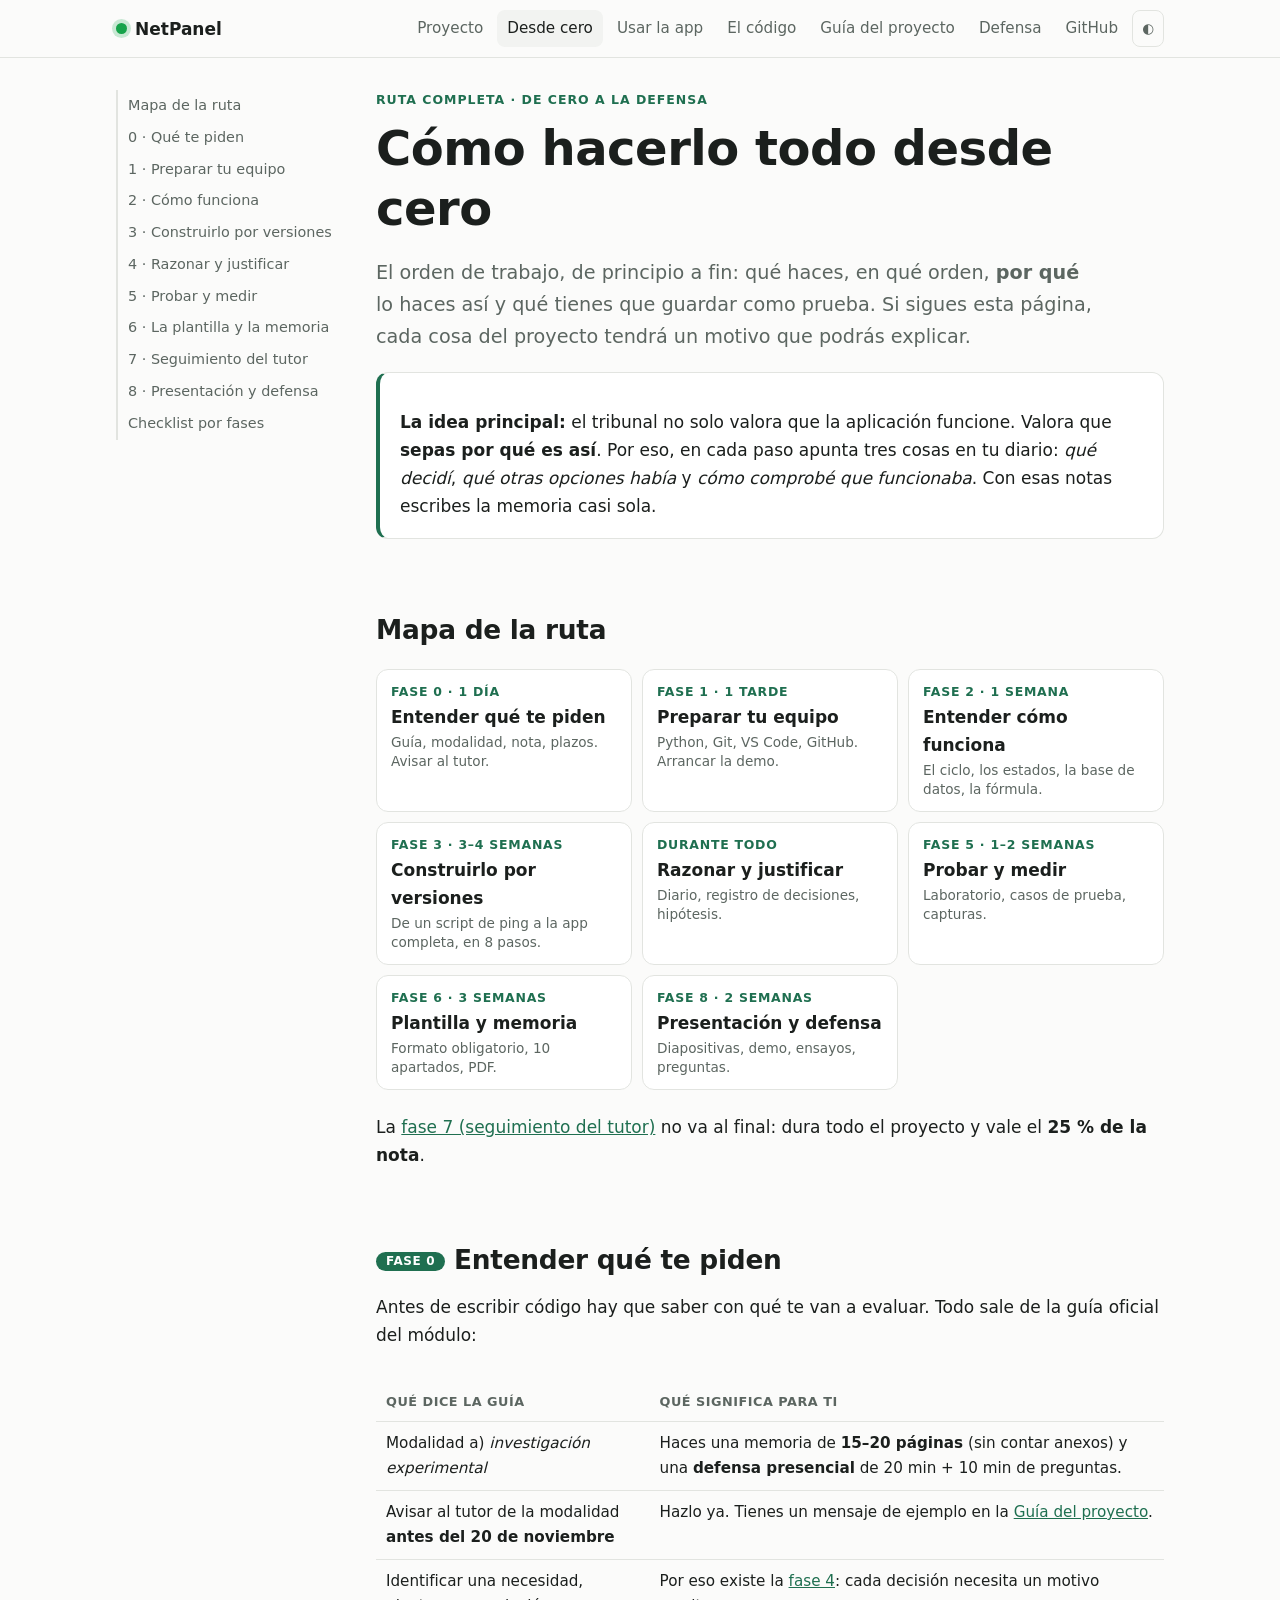
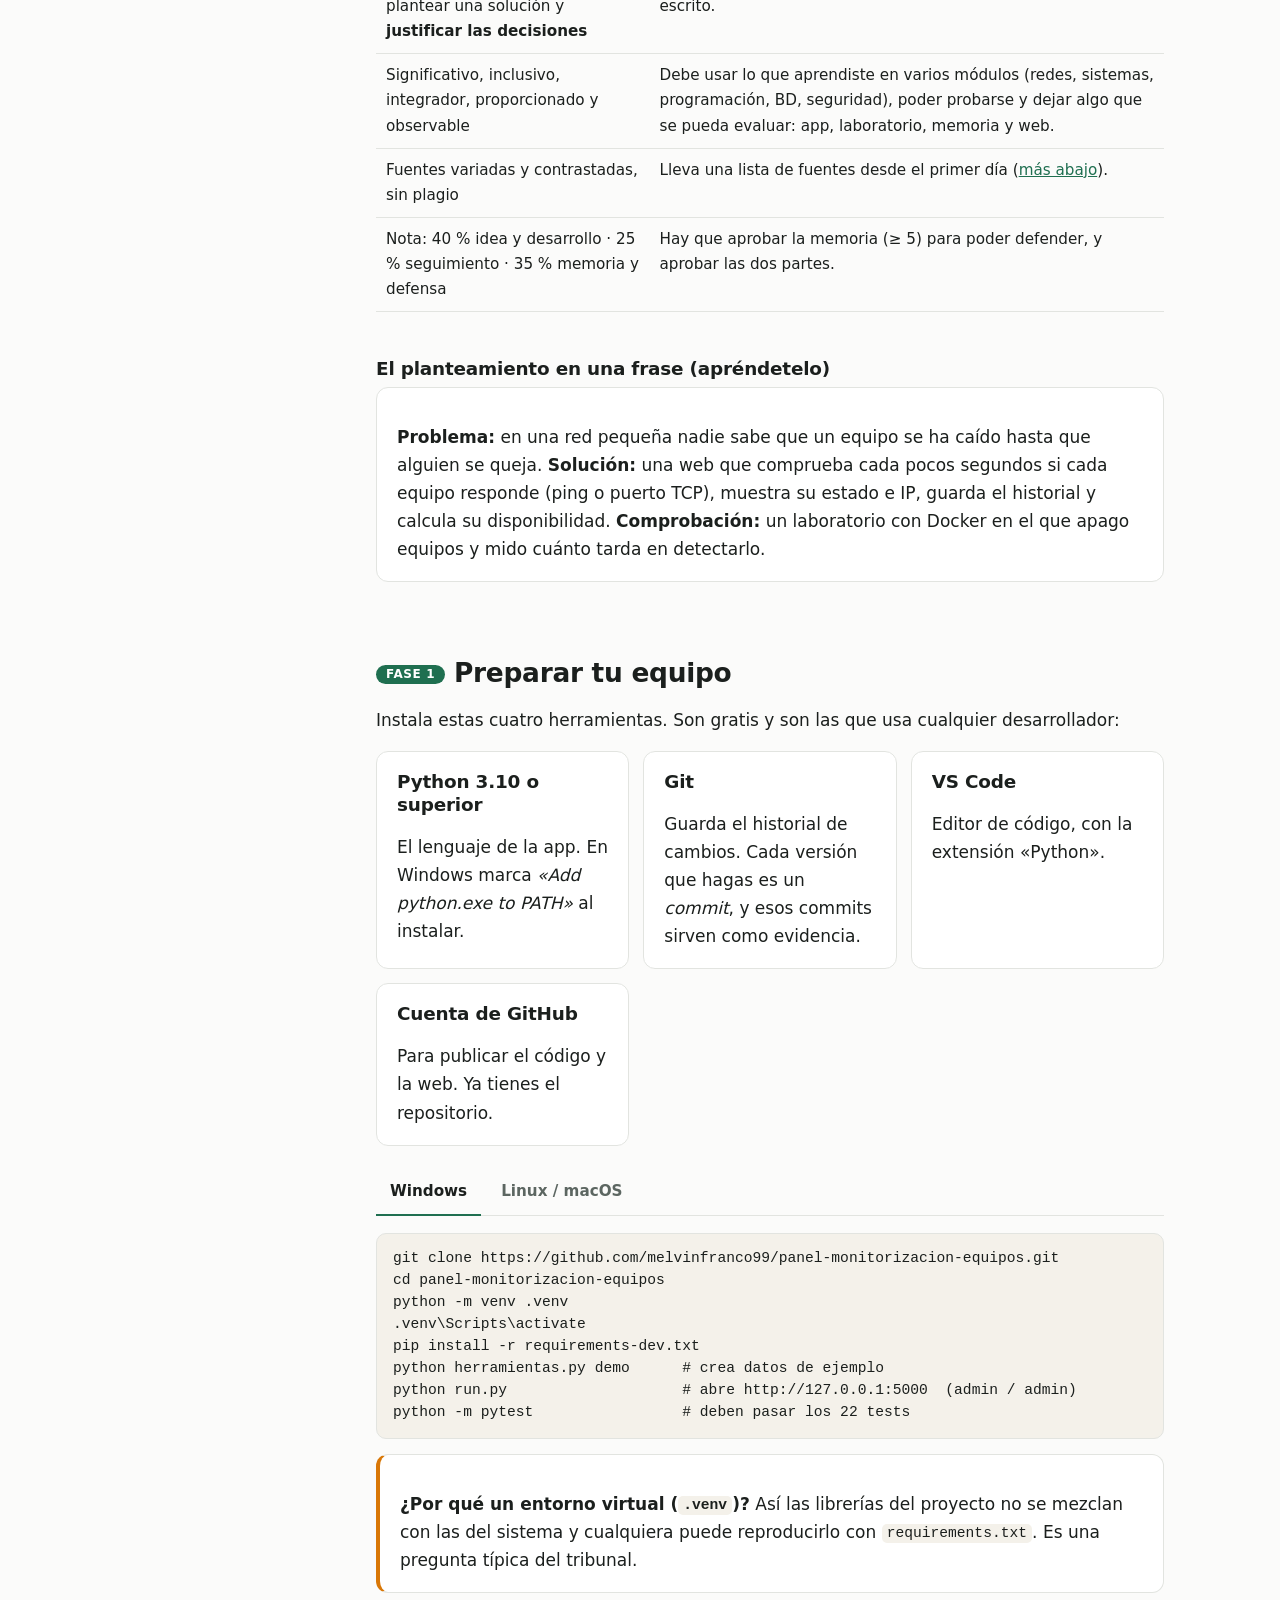
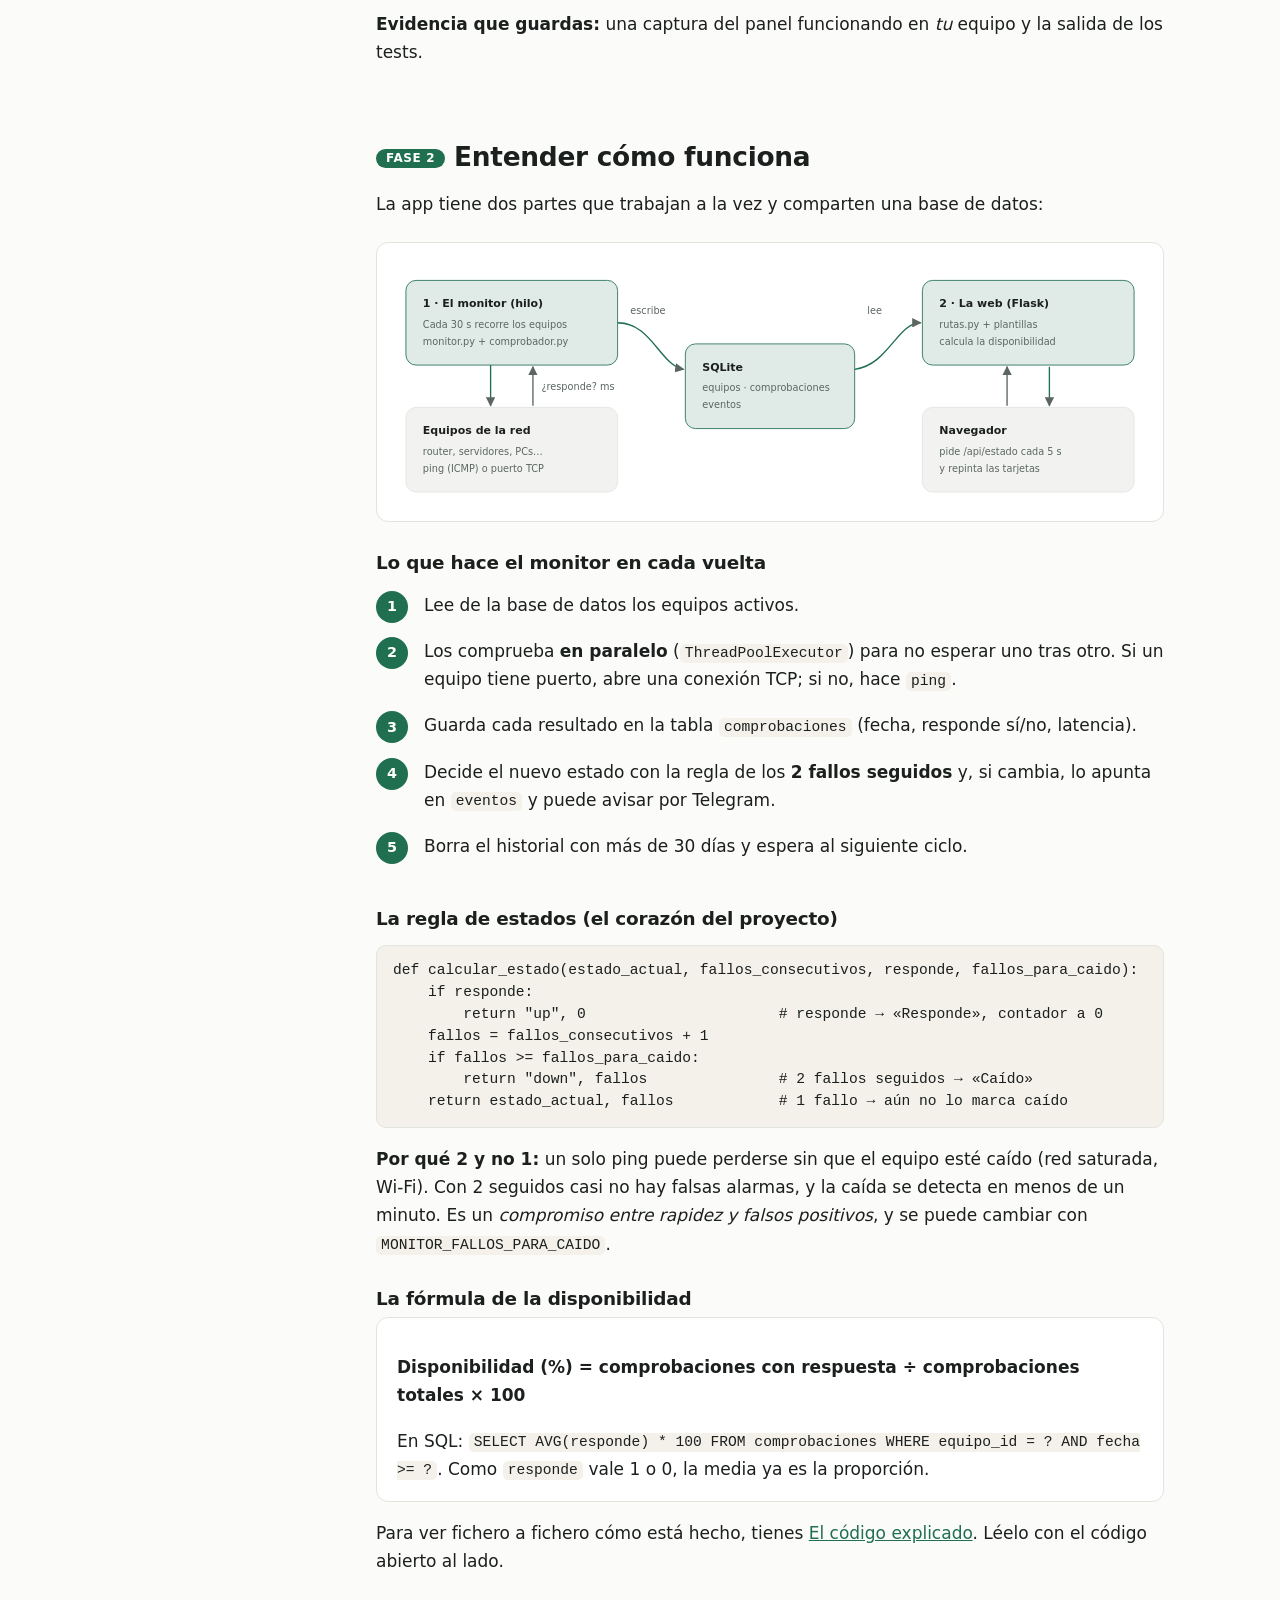
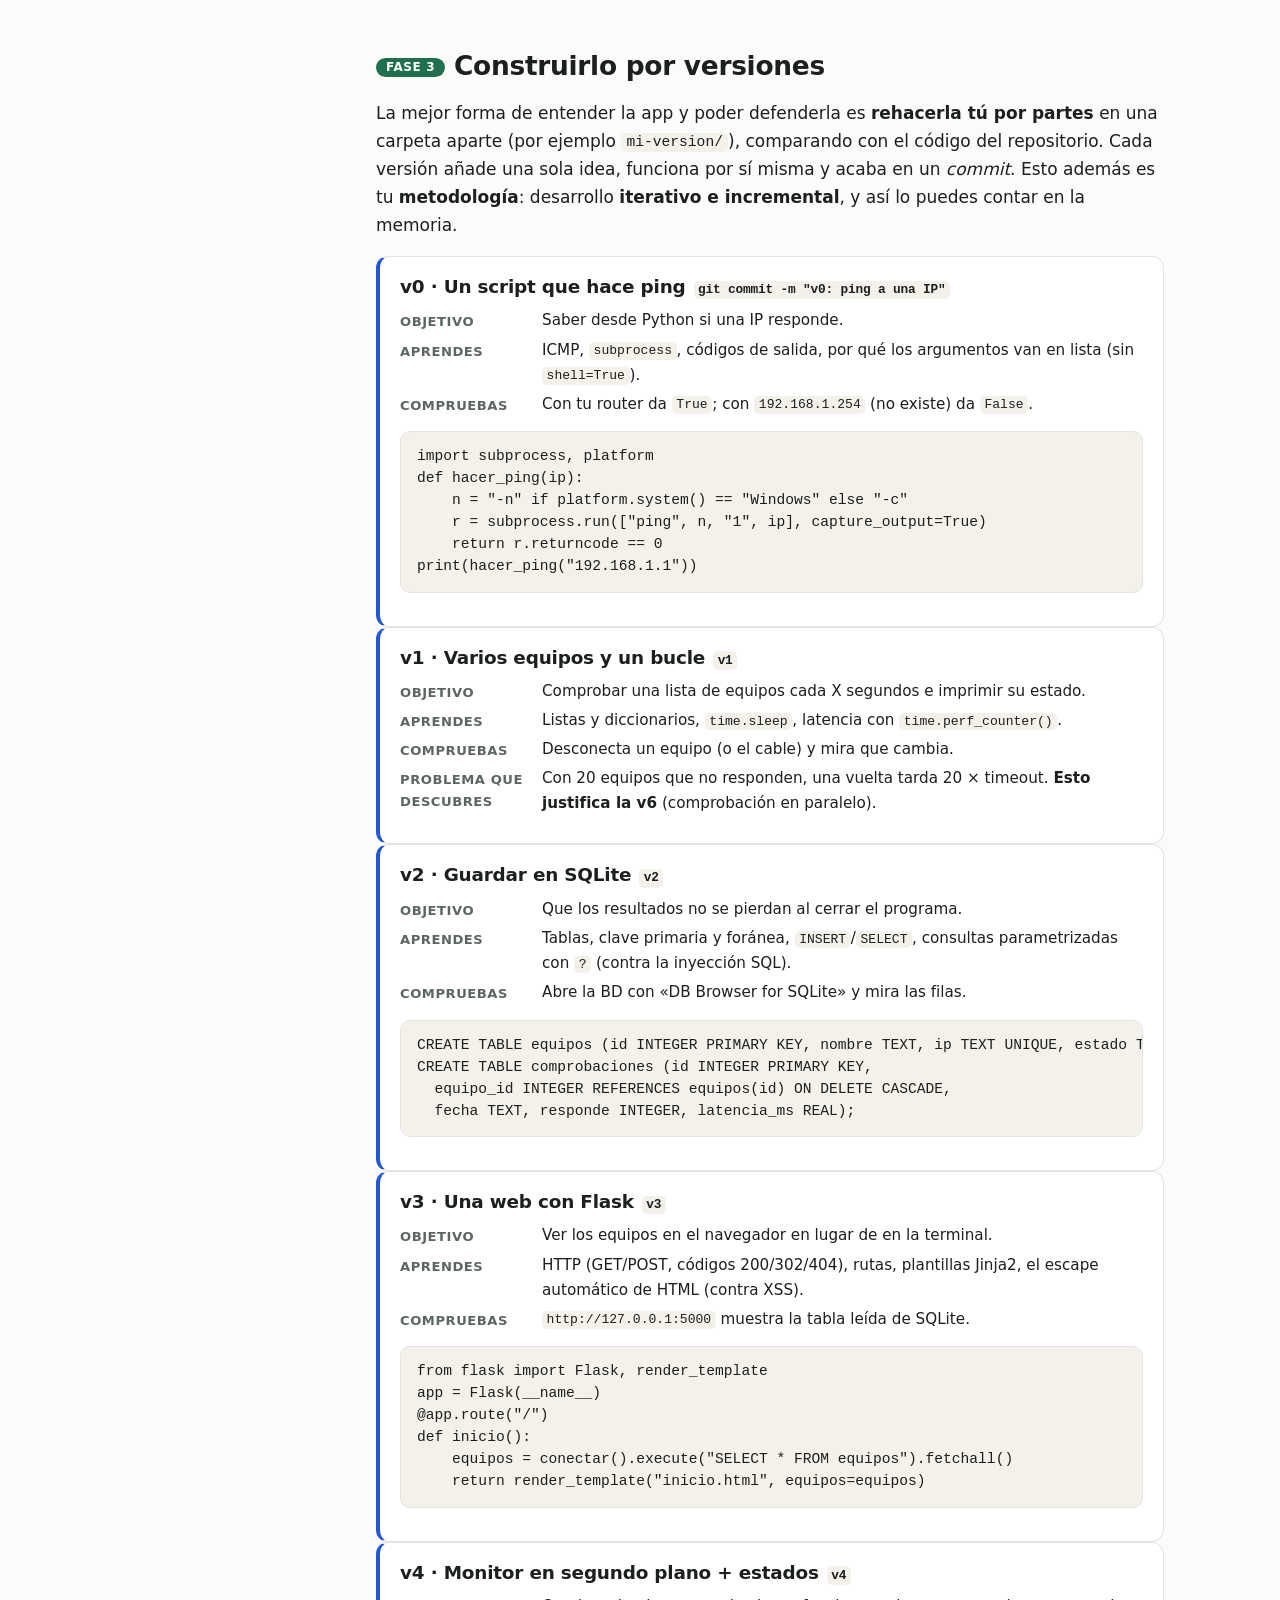
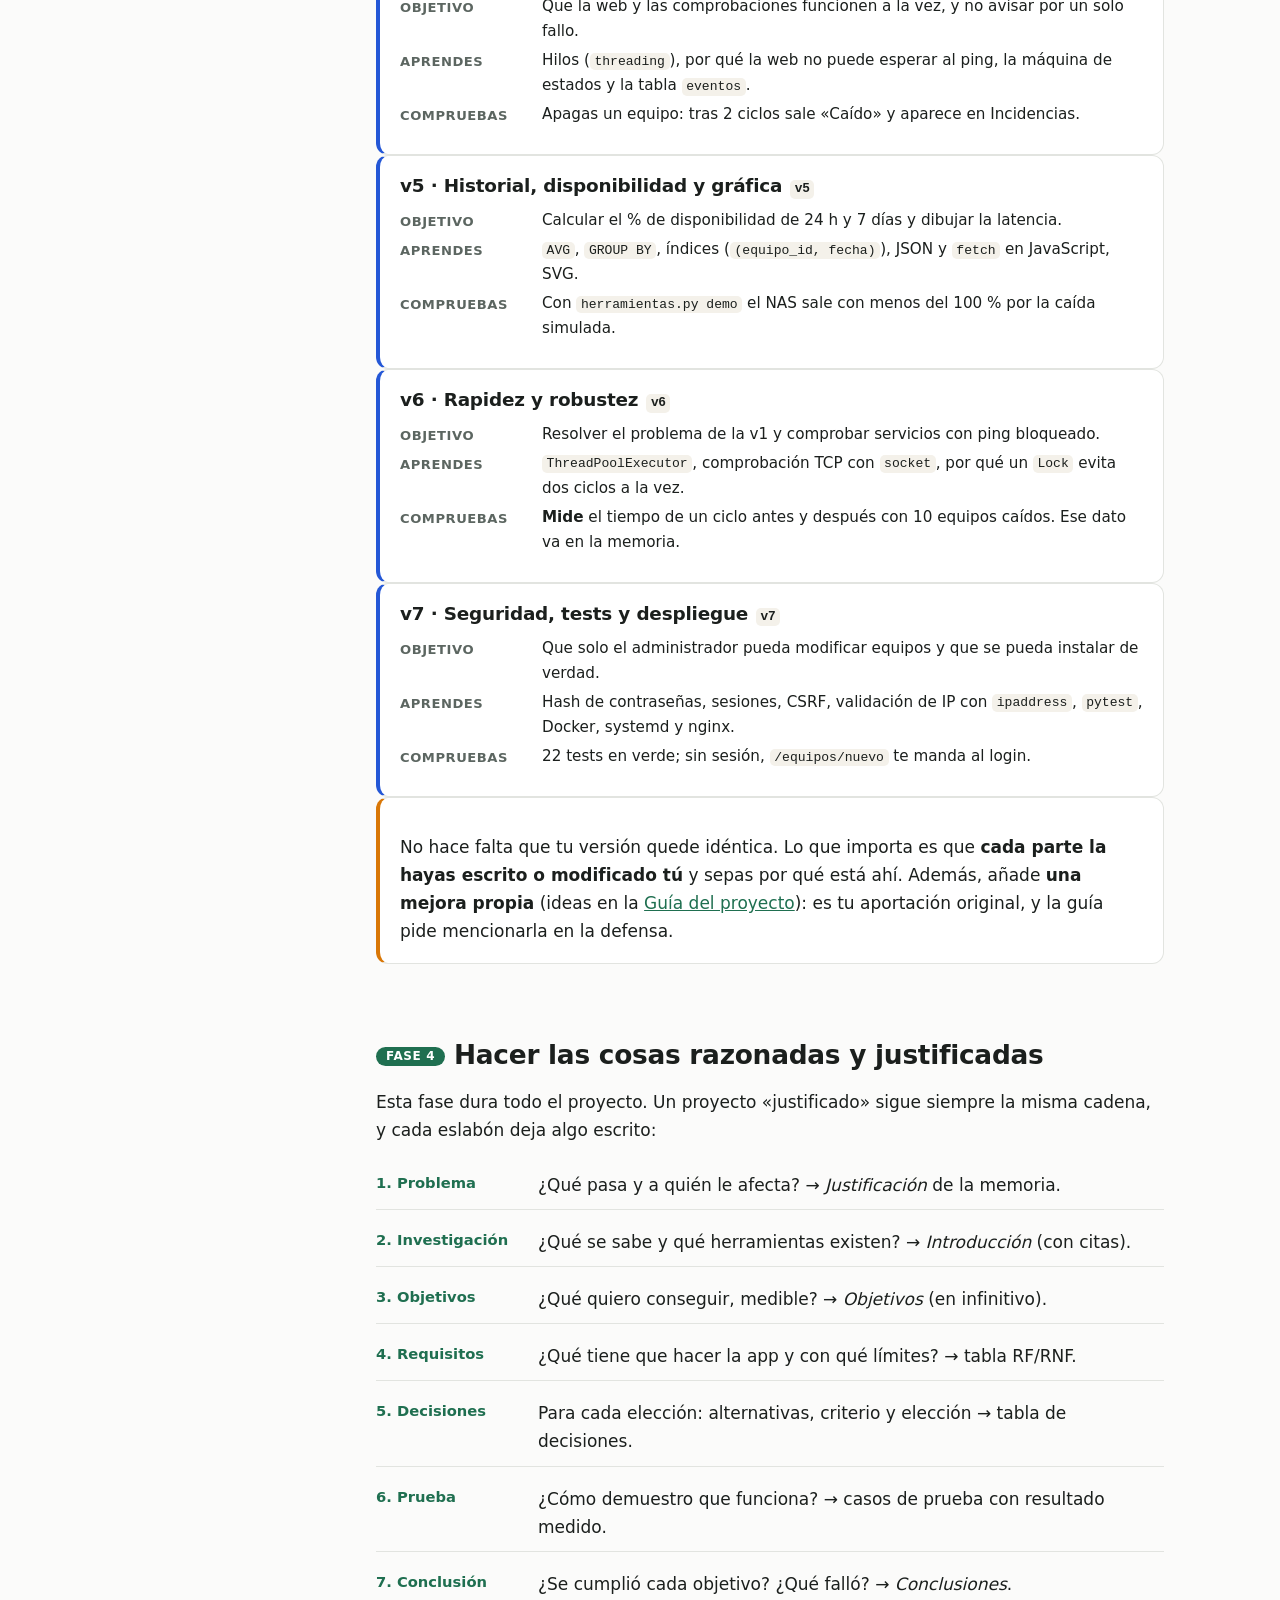
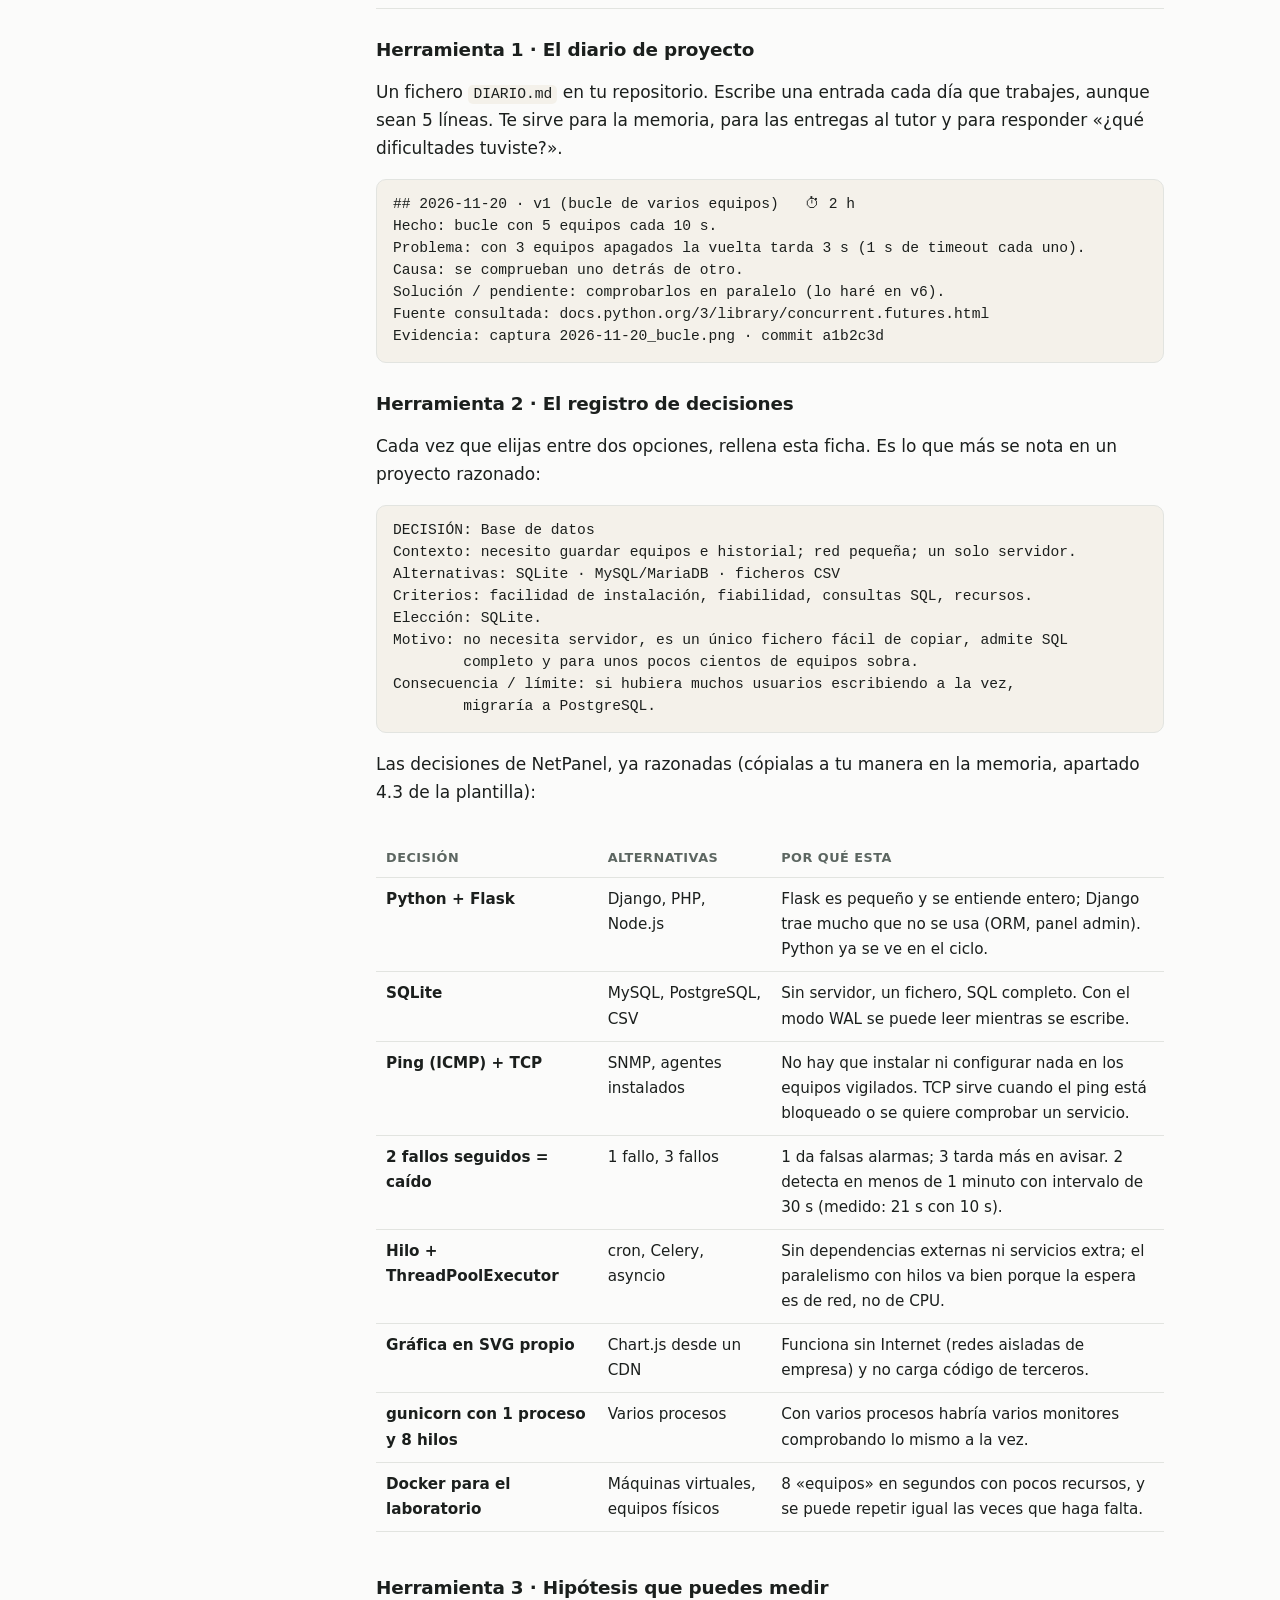
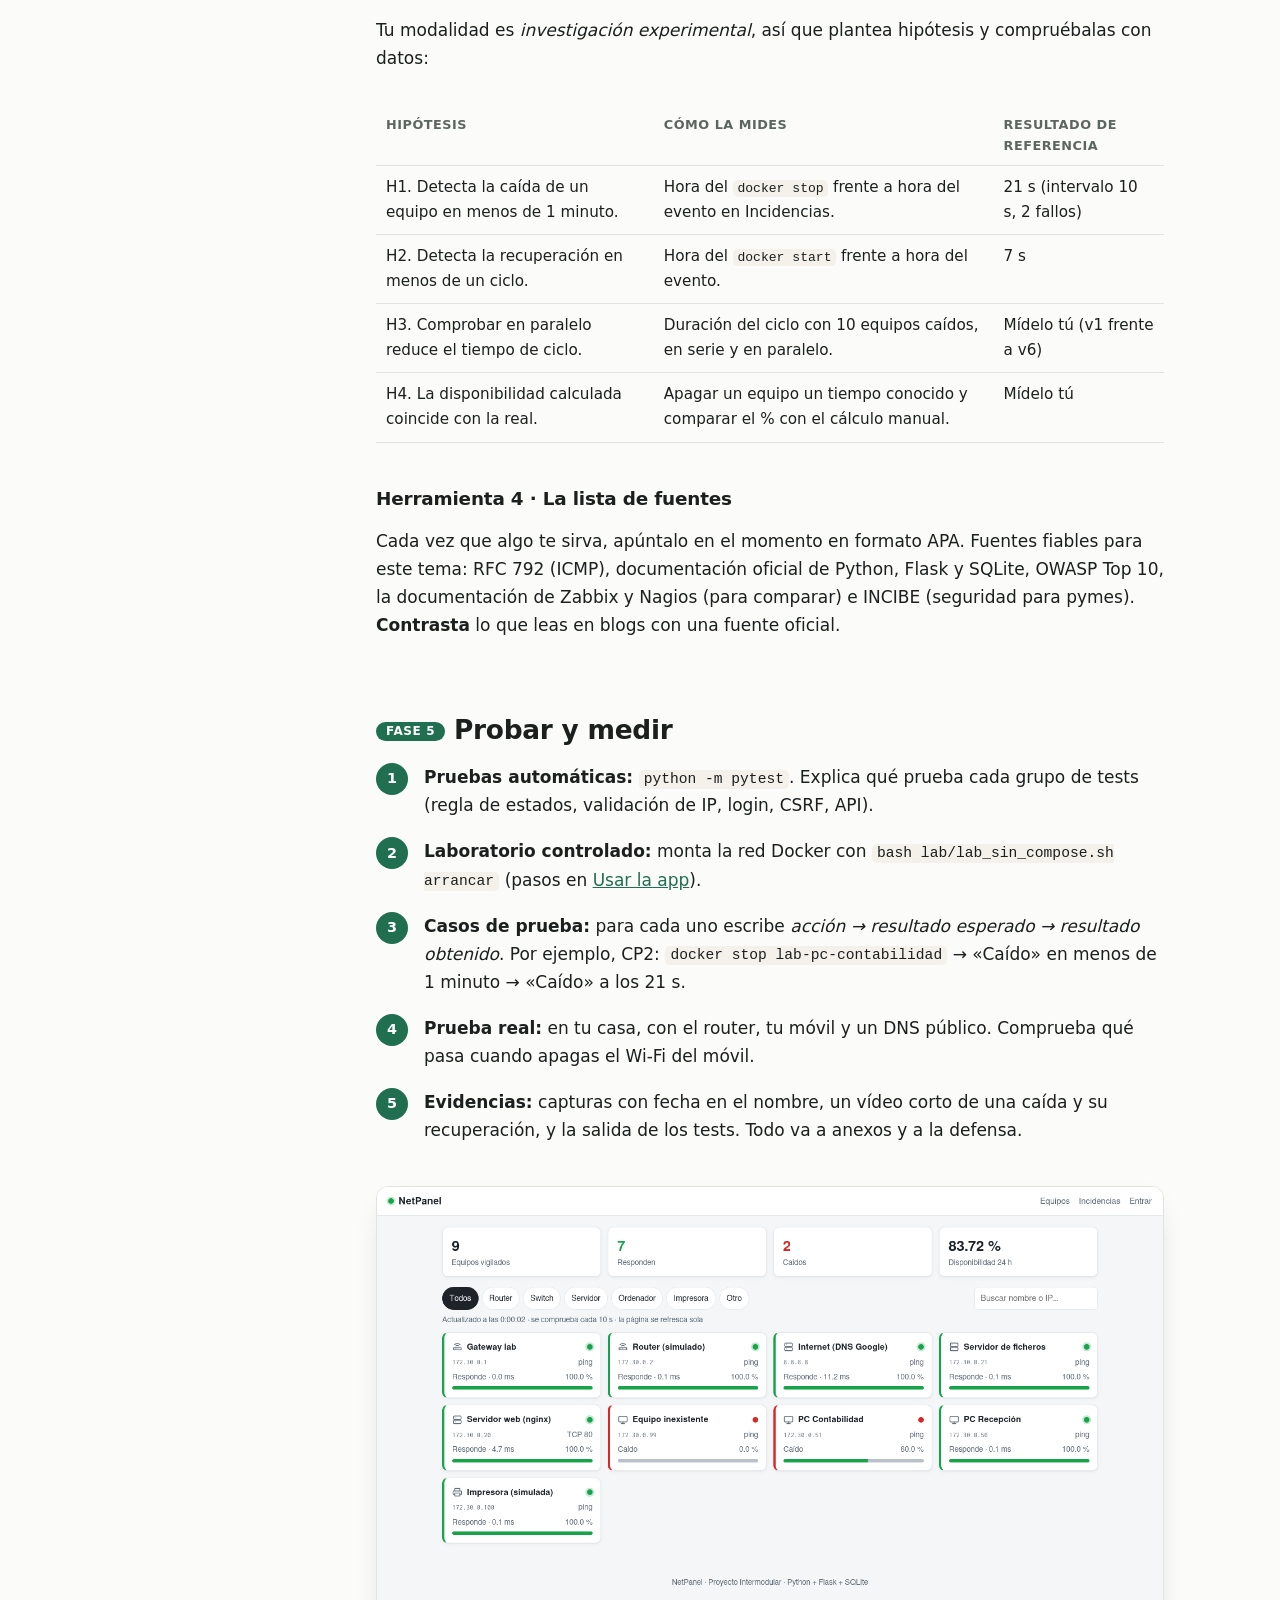
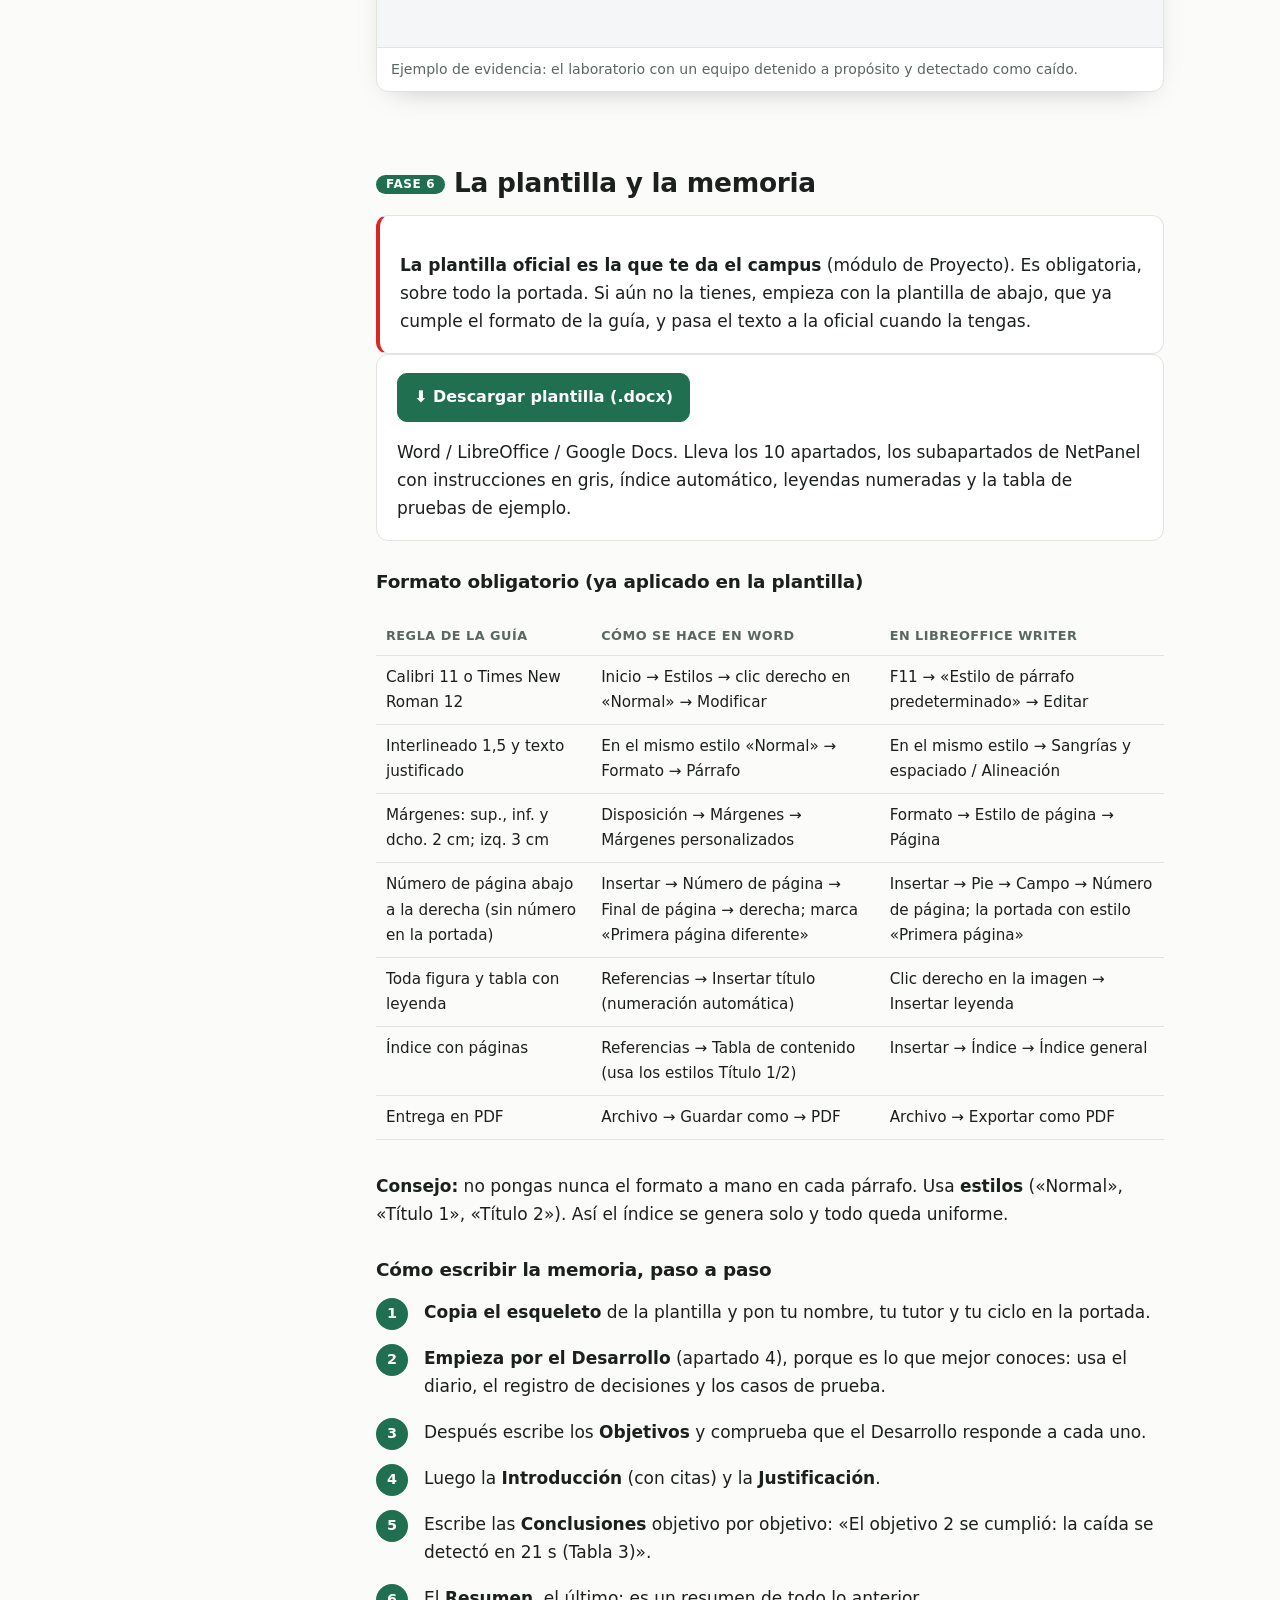
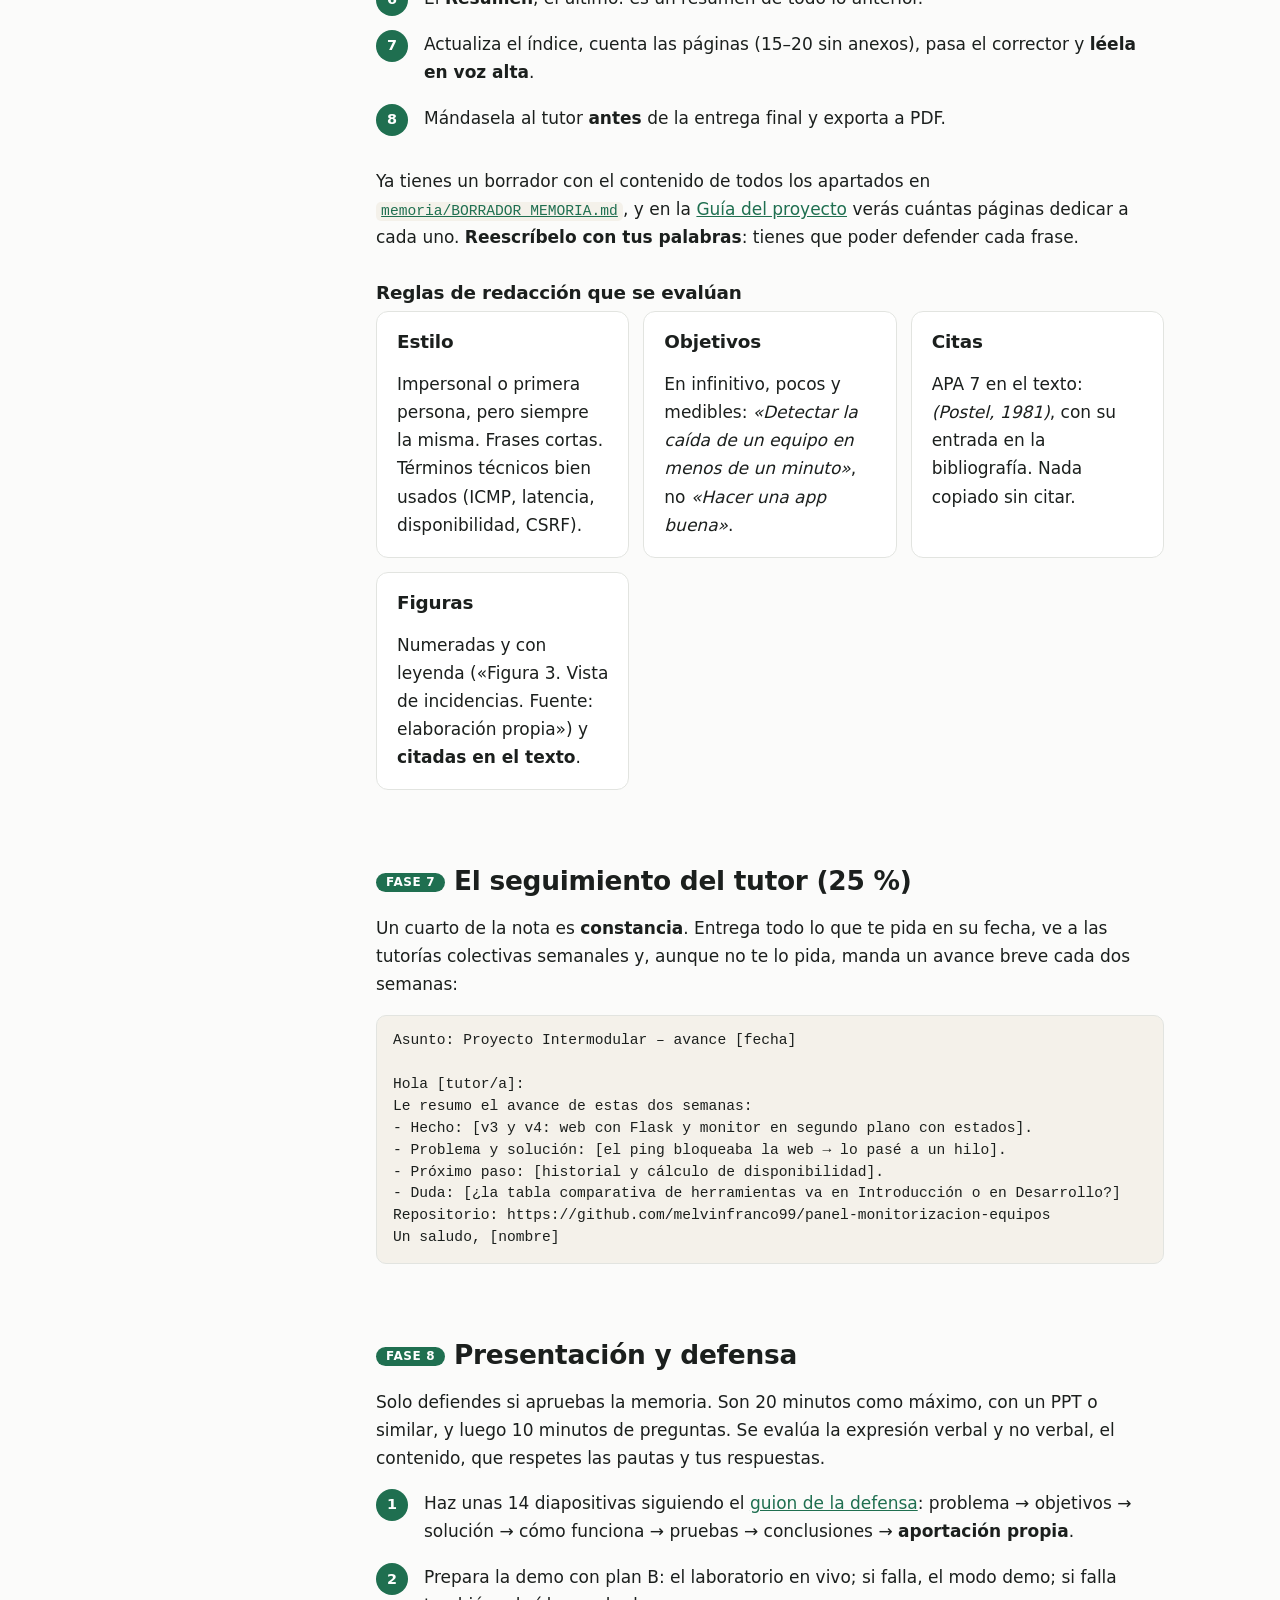
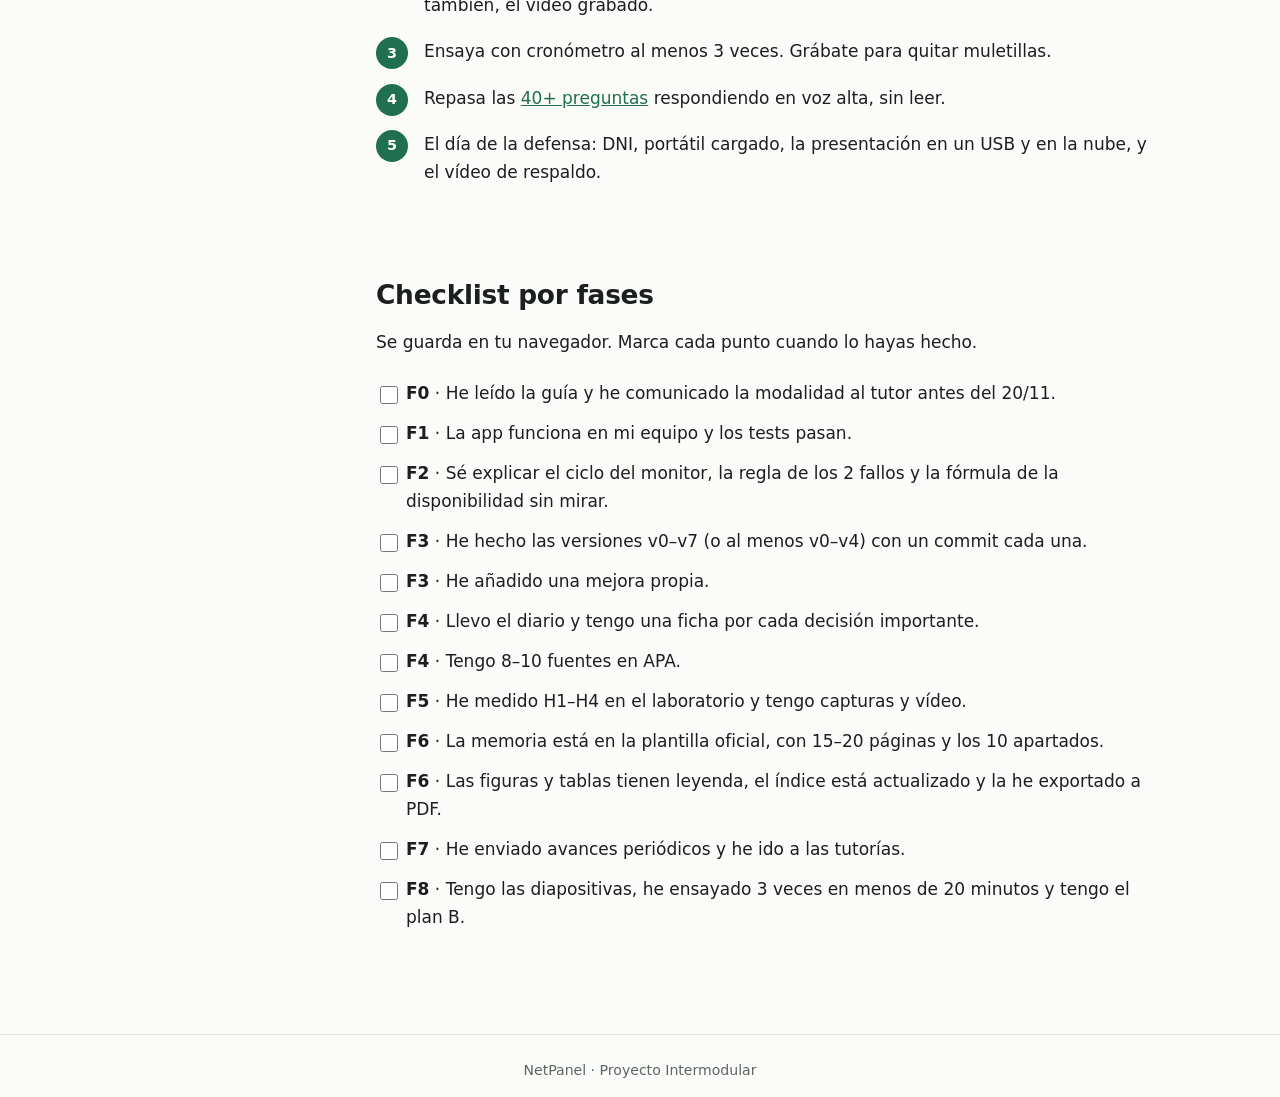
<file: docs/desde-cero.html>
<!doctype html>
<html lang="es">
<head>
<meta charset="utf-8">
<meta name="viewport" content="width=device-width, initial-scale=1">
<title>Desde cero</title>
<meta name="description" content="Ruta completa, paso a paso y justificada, para hacer el Proyecto Intermodular NetPanel desde cero: entorno, funcionamiento, construcción por versiones, método, plantilla de la memoria y defensa.">
<link rel="stylesheet" href="assets/site.css">
<link rel="icon" href="data:image/svg+xml,<svg xmlns='http://www.w3.org/2000/svg' viewBox='0 0 16 16'><circle cx='8' cy='8' r='6' fill='%2316a34a'/></svg>">
<style>
  .mapa { display: grid; gap: 10px; grid-template-columns: repeat(auto-fit, minmax(210px, 1fr)); margin: 1.4em 0; }
  .mapa a { display: block; text-decoration: none; color: var(--texto); background: var(--superficie);
            border: 1px solid var(--borde); border-radius: var(--radio); padding: 12px 14px; }
  .mapa a:hover { border-color: var(--acento); }
  .mapa b { display: block; color: var(--acento); font-size: .78rem; text-transform: uppercase; letter-spacing: .06em; }
  .mapa span { font-weight: 600; }
  .mapa small { display: block; color: var(--suave); font-size: .85rem; line-height: 1.4; margin-top: 2px; }
  .fase { display: inline-block; background: var(--acento); color: #fff; border-radius: 999px; font-size: .75rem;
          font-weight: 700; padding: 2px 10px; letter-spacing: .05em; text-transform: uppercase; vertical-align: middle; }
  .version { border-left: 4px solid var(--acento-2); }
  .version h3 { display: flex; gap: 8px; align-items: baseline; flex-wrap: wrap; }
  .version h3 code { font-size: .8rem; }
  .meta { display: grid; grid-template-columns: 130px minmax(0, 1fr); gap: 4px 12px; font-size: .95rem; margin: .6em 0; }
  .meta dt { font-weight: 700; color: var(--suave); font-size: .82rem; text-transform: uppercase; letter-spacing: .04em; padding-top: 3px; }
  .meta dd { margin: 0; }
  @media (max-width: 600px) { .meta { grid-template-columns: minmax(0, 1fr); } .meta dt { padding-top: 8px; } }
  .descarga { display: flex; gap: 16px; align-items: center; flex-wrap: wrap; }
  .descarga .btn { font-size: 1rem; }
</style>
</head>
<body>
<header class="cab"><div class="cab-dentro">
  <a class="logo" href="index.html"><i></i> NetPanel</a>
  <nav>
    <a href="index.html">Proyecto</a>
    <a class="activa" href="desde-cero.html">Desde cero</a>
    <a href="uso.html">Usar la app</a>
    <a href="codigo.html">El código</a>
    <a href="tfg.html">Guía del proyecto</a>
    <a href="defensa.html">Defensa</a>
    <a href="https://github.com/melvinfranco99/panel-monitorizacion-equipos">GitHub</a>
    <button class="tema" aria-label="Cambiar tema">◐</button>
  </nav>
</div></header>

<main class="contenido con-indice">
  <aside class="indice">
    <a href="#mapa">Mapa de la ruta</a>
    <a href="#f0">0 · Qué te piden</a>
    <a href="#f1">1 · Preparar tu equipo</a>
    <a href="#f2">2 · Cómo funciona</a>
    <a href="#f3">3 · Construirlo por versiones</a>
    <a href="#f4">4 · Razonar y justificar</a>
    <a href="#f5">5 · Probar y medir</a>
    <a href="#f6">6 · La plantilla y la memoria</a>
    <a href="#f7">7 · Seguimiento del tutor</a>
    <a href="#f8">8 · Presentación y defensa</a>
    <a href="#final">Checklist por fases</a>
  </aside>
  <div>
  <p class="eyebrow">Ruta completa · de cero a la defensa</p>
  <h1>Cómo hacerlo todo desde cero</h1>
  <p class="lead">El orden de trabajo, de principio a fin: qué haces, en qué orden, <strong>por qué</strong> lo haces así y qué tienes que guardar como prueba. Si sigues esta página, cada cosa del proyecto tendrá un motivo que podrás explicar.</p>

  <div class="caja destacada">
    <p><strong>La idea principal:</strong> el tribunal no solo valora que la aplicación funcione. Valora que <strong>sepas por qué es así</strong>. Por eso, en cada paso apunta tres cosas en tu diario: <em>qué decidí</em>, <em>qué otras opciones había</em> y <em>cómo comprobé que funcionaba</em>. Con esas notas escribes la memoria casi sola.</p>
  </div>

  <h2 id="mapa">Mapa de la ruta</h2>
  <div class="mapa">
    <a href="#f0"><b>Fase 0 · 1 día</b><span>Entender qué te piden</span><small>Guía, modalidad, nota, plazos. Avisar al tutor.</small></a>
    <a href="#f1"><b>Fase 1 · 1 tarde</b><span>Preparar tu equipo</span><small>Python, Git, VS Code, GitHub. Arrancar la demo.</small></a>
    <a href="#f2"><b>Fase 2 · 1 semana</b><span>Entender cómo funciona</span><small>El ciclo, los estados, la base de datos, la fórmula.</small></a>
    <a href="#f3"><b>Fase 3 · 3–4 semanas</b><span>Construirlo por versiones</span><small>De un script de ping a la app completa, en 8 pasos.</small></a>
    <a href="#f4"><b>Durante todo</b><span>Razonar y justificar</span><small>Diario, registro de decisiones, hipótesis.</small></a>
    <a href="#f5"><b>Fase 5 · 1–2 semanas</b><span>Probar y medir</span><small>Laboratorio, casos de prueba, capturas.</small></a>
    <a href="#f6"><b>Fase 6 · 3 semanas</b><span>Plantilla y memoria</span><small>Formato obligatorio, 10 apartados, PDF.</small></a>
    <a href="#f8"><b>Fase 8 · 2 semanas</b><span>Presentación y defensa</span><small>Diapositivas, demo, ensayos, preguntas.</small></a>
  </div>
  <p>La <a href="#f7">fase 7 (seguimiento del tutor)</a> no va al final: dura todo el proyecto y vale el <strong>25 % de la nota</strong>.</p>

  <!-- ===================================================== -->
  <h2 id="f0"><span class="fase">Fase 0</span> Entender qué te piden</h2>
  <p>Antes de escribir código hay que saber con qué te van a evaluar. Todo sale de la guía oficial del módulo:</p>
  <div class="tabla-scroll"><table>
    <thead><tr><th>Qué dice la guía</th><th>Qué significa para ti</th></tr></thead>
    <tbody>
      <tr><td>Modalidad a) <em>investigación experimental</em></td><td>Haces una memoria de <strong>15–20 páginas</strong> (sin contar anexos) y una <strong>defensa presencial</strong> de 20 min + 10 min de preguntas.</td></tr>
      <tr><td>Avisar al tutor de la modalidad <strong>antes del 20 de noviembre</strong></td><td>Hazlo ya. Tienes un mensaje de ejemplo en la <a href="tfg.html#ya">Guía del proyecto</a>.</td></tr>
      <tr><td>Identificar una necesidad, plantear una solución y <strong>justificar las decisiones</strong></td><td>Por eso existe la <a href="#f4">fase 4</a>: cada decisión necesita un motivo escrito.</td></tr>
      <tr><td>Significativo, inclusivo, integrador, proporcionado y observable</td><td>Debe usar lo que aprendiste en varios módulos (redes, sistemas, programación, BD, seguridad), poder probarse y dejar algo que se pueda evaluar: app, laboratorio, memoria y web.</td></tr>
      <tr><td>Fuentes variadas y contrastadas, sin plagio</td><td>Lleva una lista de fuentes desde el primer día (<a href="#fuentes">más abajo</a>).</td></tr>
      <tr><td>Nota: 40 % idea y desarrollo · 25 % seguimiento · 35 % memoria y defensa</td><td>Hay que aprobar la memoria (≥ 5) para poder defender, y aprobar las dos partes.</td></tr>
    </tbody>
  </table></div>
  <h3>El planteamiento en una frase (apréndetelo)</h3>
  <div class="caja"><p><strong>Problema:</strong> en una red pequeña nadie sabe que un equipo se ha caído hasta que alguien se queja. <strong>Solución:</strong> una web que comprueba cada pocos segundos si cada equipo responde (ping o puerto TCP), muestra su estado e IP, guarda el historial y calcula su disponibilidad. <strong>Comprobación:</strong> un laboratorio con Docker en el que apago equipos y mido cuánto tarda en detectarlo.</p></div>

  <!-- ===================================================== -->
  <h2 id="f1"><span class="fase">Fase 1</span> Preparar tu equipo</h2>
  <p>Instala estas cuatro herramientas. Son gratis y son las que usa cualquier desarrollador:</p>
  <div class="rejilla">
    <div class="caja"><h3>Python 3.10 o superior</h3><p>El lenguaje de la app. En Windows marca <em>«Add python.exe to PATH»</em> al instalar.</p></div>
    <div class="caja"><h3>Git</h3><p>Guarda el historial de cambios. Cada versión que hagas es un <em>commit</em>, y esos commits sirven como evidencia.</p></div>
    <div class="caja"><h3>VS Code</h3><p>Editor de código, con la extensión «Python».</p></div>
    <div class="caja"><h3>Cuenta de GitHub</h3><p>Para publicar el código y la web. Ya tienes el repositorio.</p></div>
  </div>
  <div class="pestanas" role="tablist">
    <button role="tab" aria-selected="true" data-panel="so-win">Windows</button>
    <button role="tab" aria-selected="false" data-panel="so-lin">Linux / macOS</button>
  </div>
  <div class="panel-pestana" id="so-win">
<pre>git clone https://github.com/melvinfranco99/panel-monitorizacion-equipos.git
cd panel-monitorizacion-equipos
python -m venv .venv
.venv\Scripts\activate
pip install -r requirements-dev.txt
python herramientas.py demo      # crea datos de ejemplo
python run.py                    # abre http://127.0.0.1:5000  (admin / admin)
python -m pytest                 # deben pasar los 22 tests</pre>
  </div>
  <div class="panel-pestana" id="so-lin" hidden>
<pre>git clone https://github.com/melvinfranco99/panel-monitorizacion-equipos.git
cd panel-monitorizacion-equipos
python3 -m venv .venv
source .venv/bin/activate
pip install -r requirements-dev.txt
python herramientas.py demo
python run.py                    # http://127.0.0.1:5000  (admin / admin)
python -m pytest</pre>
  </div>
  <div class="caja aviso"><p><strong>¿Por qué un entorno virtual (<code>.venv</code>)?</strong> Así las librerías del proyecto no se mezclan con las del sistema y cualquiera puede reproducirlo con <code>requirements.txt</code>. Es una pregunta típica del tribunal.</p></div>
  <p><strong>Evidencia que guardas:</strong> una captura del panel funcionando en <em>tu</em> equipo y la salida de los tests.</p>

  <!-- ===================================================== -->
  <h2 id="f2"><span class="fase">Fase 2</span> Entender cómo funciona</h2>
  <p>La app tiene dos partes que trabajan a la vez y comparten una base de datos:</p>
  <div class="diagrama">
    <svg viewBox="0 0 900 300" role="img" aria-label="El monitor comprueba los equipos y escribe en SQLite; la web lee de SQLite y lo muestra en el navegador">
      <defs><marker id="flecha" viewBox="0 0 10 10" refX="9" refY="5" markerWidth="7" markerHeight="7" orient="auto-start-reverse"><path d="M0,0 L10,5 L0,10 z"/></marker></defs>
      <rect class="na" x="20" y="30" width="250" height="100" rx="12"/>
      <text x="40" y="62">1 · El monitor (hilo)</text>
      <text class="t2" x="40" y="86">Cada 30 s recorre los equipos</text>
      <text class="t2" x="40" y="106">monitor.py + comprobador.py</text>
      <rect class="n" x="20" y="180" width="250" height="100" rx="12"/>
      <text x="40" y="212">Equipos de la red</text>
      <text class="t2" x="40" y="236">router, servidores, PCs…</text>
      <text class="t2" x="40" y="256">ping (ICMP) o puerto TCP</text>
      <path class="f fa" d="M120,130 V178"/>
      <path class="f" d="M170,178 V132"/>
      <text class="t2" x="180" y="160">¿responde? ms</text>
      <rect class="na" x="350" y="105" width="200" height="100" rx="12"/>
      <text x="370" y="137">SQLite</text>
      <text class="t2" x="370" y="161">equipos · comprobaciones</text>
      <text class="t2" x="370" y="181">eventos</text>
      <path class="f fa" d="M270,80 C310,80 320,130 348,135"/>
      <text class="t2" x="285" y="70">escribe</text>
      <rect class="na" x="630" y="30" width="250" height="100" rx="12"/>
      <text x="650" y="62">2 · La web (Flask)</text>
      <text class="t2" x="650" y="86">rutas.py + plantillas</text>
      <text class="t2" x="650" y="106">calcula la disponibilidad</text>
      <path class="f fa" d="M550,135 C590,130 600,80 628,80"/>
      <text class="t2" x="565" y="70">lee</text>
      <rect class="n" x="630" y="180" width="250" height="100" rx="12"/>
      <text x="650" y="212">Navegador</text>
      <text class="t2" x="650" y="236">pide /api/estado cada 5 s</text>
      <text class="t2" x="650" y="256">y repinta las tarjetas</text>
      <path class="f" d="M730,178 V132"/>
      <path class="f fa" d="M780,132 V178"/>
    </svg>
  </div>
  <h3>Lo que hace el monitor en cada vuelta</h3>
  <ol class="pasos">
    <li>Lee de la base de datos los equipos activos.</li>
    <li>Los comprueba <strong>en paralelo</strong> (<code>ThreadPoolExecutor</code>) para no esperar uno tras otro. Si un equipo tiene puerto, abre una conexión TCP; si no, hace <code>ping</code>.</li>
    <li>Guarda cada resultado en la tabla <code>comprobaciones</code> (fecha, responde sí/no, latencia).</li>
    <li>Decide el nuevo estado con la regla de los <strong>2 fallos seguidos</strong> y, si cambia, lo apunta en <code>eventos</code> y puede avisar por Telegram.</li>
    <li>Borra el historial con más de 30 días y espera al siguiente ciclo.</li>
  </ol>
  <h3>La regla de estados (el corazón del proyecto)</h3>
<pre>def calcular_estado(estado_actual, fallos_consecutivos, responde, fallos_para_caido):
    if responde:
        return "up", 0                      # responde → «Responde», contador a 0
    fallos = fallos_consecutivos + 1
    if fallos >= fallos_para_caido:
        return "down", fallos               # 2 fallos seguidos → «Caído»
    return estado_actual, fallos            # 1 fallo → aún no lo marca caído</pre>
  <p><strong>Por qué 2 y no 1:</strong> un solo ping puede perderse sin que el equipo esté caído (red saturada, Wi-Fi). Con 2 seguidos casi no hay falsas alarmas, y la caída se detecta en menos de un minuto. Es un <em>compromiso entre rapidez y falsos positivos</em>, y se puede cambiar con <code>MONITOR_FALLOS_PARA_CAIDO</code>.</p>
  <h3>La fórmula de la disponibilidad</h3>
  <div class="caja"><p><strong>Disponibilidad (%) = comprobaciones con respuesta ÷ comprobaciones totales × 100</strong></p>
  <p>En SQL: <code>SELECT AVG(responde) * 100 FROM comprobaciones WHERE equipo_id = ? AND fecha &gt;= ?</code>. Como <code>responde</code> vale 1 o 0, la media ya es la proporción.</p></div>
  <p>Para ver fichero a fichero cómo está hecho, tienes <a href="codigo.html">El código explicado</a>. Léelo con el código abierto al lado.</p>

  <!-- ===================================================== -->
  <h2 id="f3"><span class="fase">Fase 3</span> Construirlo por versiones</h2>
  <p>La mejor forma de entender la app y poder defenderla es <strong>rehacerla tú por partes</strong> en una carpeta aparte (por ejemplo <code>mi-version/</code>), comparando con el código del repositorio. Cada versión añade una sola idea, funciona por sí misma y acaba en un <em>commit</em>. Esto además es tu <strong>metodología</strong>: desarrollo <strong>iterativo e incremental</strong>, y así lo puedes contar en la memoria.</p>

  <div class="caja version">
    <h3>v0 · Un script que hace ping <code>git commit -m "v0: ping a una IP"</code></h3>
    <dl class="meta">
      <dt>Objetivo</dt><dd>Saber desde Python si una IP responde.</dd>
      <dt>Aprendes</dt><dd>ICMP, <code>subprocess</code>, códigos de salida, por qué los argumentos van en lista (sin <code>shell=True</code>).</dd>
      <dt>Compruebas</dt><dd>Con tu router da <code>True</code>; con <code>192.168.1.254</code> (no existe) da <code>False</code>.</dd>
    </dl>
<pre>import subprocess, platform
def hacer_ping(ip):
    n = "-n" if platform.system() == "Windows" else "-c"
    r = subprocess.run(["ping", n, "1", ip], capture_output=True)
    return r.returncode == 0
print(hacer_ping("192.168.1.1"))</pre>
  </div>

  <div class="caja version">
    <h3>v1 · Varios equipos y un bucle <code>v1</code></h3>
    <dl class="meta">
      <dt>Objetivo</dt><dd>Comprobar una lista de equipos cada X segundos e imprimir su estado.</dd>
      <dt>Aprendes</dt><dd>Listas y diccionarios, <code>time.sleep</code>, latencia con <code>time.perf_counter()</code>.</dd>
      <dt>Compruebas</dt><dd>Desconecta un equipo (o el cable) y mira que cambia.</dd>
      <dt>Problema que descubres</dt><dd>Con 20 equipos que no responden, una vuelta tarda 20 × timeout. <strong>Esto justifica la v6</strong> (comprobación en paralelo).</dd>
    </dl>
  </div>

  <div class="caja version">
    <h3>v2 · Guardar en SQLite <code>v2</code></h3>
    <dl class="meta">
      <dt>Objetivo</dt><dd>Que los resultados no se pierdan al cerrar el programa.</dd>
      <dt>Aprendes</dt><dd>Tablas, clave primaria y foránea, <code>INSERT</code>/<code>SELECT</code>, consultas parametrizadas con <code>?</code> (contra la inyección SQL).</dd>
      <dt>Compruebas</dt><dd>Abre la BD con «DB Browser for SQLite» y mira las filas.</dd>
    </dl>
<pre>CREATE TABLE equipos (id INTEGER PRIMARY KEY, nombre TEXT, ip TEXT UNIQUE, estado TEXT);
CREATE TABLE comprobaciones (id INTEGER PRIMARY KEY,
  equipo_id INTEGER REFERENCES equipos(id) ON DELETE CASCADE,
  fecha TEXT, responde INTEGER, latencia_ms REAL);</pre>
  </div>

  <div class="caja version">
    <h3>v3 · Una web con Flask <code>v3</code></h3>
    <dl class="meta">
      <dt>Objetivo</dt><dd>Ver los equipos en el navegador en lugar de en la terminal.</dd>
      <dt>Aprendes</dt><dd>HTTP (GET/POST, códigos 200/302/404), rutas, plantillas Jinja2, el escape automático de HTML (contra XSS).</dd>
      <dt>Compruebas</dt><dd><code>http://127.0.0.1:5000</code> muestra la tabla leída de SQLite.</dd>
    </dl>
<pre>from flask import Flask, render_template
app = Flask(__name__)
@app.route("/")
def inicio():
    equipos = conectar().execute("SELECT * FROM equipos").fetchall()
    return render_template("inicio.html", equipos=equipos)</pre>
  </div>

  <div class="caja version">
    <h3>v4 · Monitor en segundo plano + estados <code>v4</code></h3>
    <dl class="meta">
      <dt>Objetivo</dt><dd>Que la web y las comprobaciones funcionen a la vez, y no avisar por un solo fallo.</dd>
      <dt>Aprendes</dt><dd>Hilos (<code>threading</code>), por qué la web no puede esperar al ping, la máquina de estados y la tabla <code>eventos</code>.</dd>
      <dt>Compruebas</dt><dd>Apagas un equipo: tras 2 ciclos sale «Caído» y aparece en Incidencias.</dd>
    </dl>
  </div>

  <div class="caja version">
    <h3>v5 · Historial, disponibilidad y gráfica <code>v5</code></h3>
    <dl class="meta">
      <dt>Objetivo</dt><dd>Calcular el % de disponibilidad de 24 h y 7 días y dibujar la latencia.</dd>
      <dt>Aprendes</dt><dd><code>AVG</code>, <code>GROUP BY</code>, índices (<code>(equipo_id, fecha)</code>), JSON y <code>fetch</code> en JavaScript, SVG.</dd>
      <dt>Compruebas</dt><dd>Con <code>herramientas.py demo</code> el NAS sale con menos del 100 % por la caída simulada.</dd>
    </dl>
  </div>

  <div class="caja version">
    <h3>v6 · Rapidez y robustez <code>v6</code></h3>
    <dl class="meta">
      <dt>Objetivo</dt><dd>Resolver el problema de la v1 y comprobar servicios con ping bloqueado.</dd>
      <dt>Aprendes</dt><dd><code>ThreadPoolExecutor</code>, comprobación TCP con <code>socket</code>, por qué un <code>Lock</code> evita dos ciclos a la vez.</dd>
      <dt>Compruebas</dt><dd><strong>Mide</strong> el tiempo de un ciclo antes y después con 10 equipos caídos. Ese dato va en la memoria.</dd>
    </dl>
  </div>

  <div class="caja version">
    <h3>v7 · Seguridad, tests y despliegue <code>v7</code></h3>
    <dl class="meta">
      <dt>Objetivo</dt><dd>Que solo el administrador pueda modificar equipos y que se pueda instalar de verdad.</dd>
      <dt>Aprendes</dt><dd>Hash de contraseñas, sesiones, CSRF, validación de IP con <code>ipaddress</code>, <code>pytest</code>, Docker, systemd y nginx.</dd>
      <dt>Compruebas</dt><dd>22 tests en verde; sin sesión, <code>/equipos/nuevo</code> te manda al login.</dd>
    </dl>
  </div>
  <div class="caja aviso"><p>No hace falta que tu versión quede idéntica. Lo que importa es que <strong>cada parte la hayas escrito o modificado tú</strong> y sepas por qué está ahí. Además, añade <strong>una mejora propia</strong> (ideas en la <a href="tfg.html#personal">Guía del proyecto</a>): es tu aportación original, y la guía pide mencionarla en la defensa.</p></div>

  <!-- ===================================================== -->
  <h2 id="f4"><span class="fase">Fase 4</span> Hacer las cosas razonadas y justificadas</h2>
  <p>Esta fase dura todo el proyecto. Un proyecto «justificado» sigue siempre la misma cadena, y cada eslabón deja algo escrito:</p>
  <div class="cronograma">
    <div class="fila"><span class="fecha">1. Problema</span><div>¿Qué pasa y a quién le afecta? → <em>Justificación</em> de la memoria.</div></div>
    <div class="fila"><span class="fecha">2. Investigación</span><div>¿Qué se sabe y qué herramientas existen? → <em>Introducción</em> (con citas).</div></div>
    <div class="fila"><span class="fecha">3. Objetivos</span><div>¿Qué quiero conseguir, medible? → <em>Objetivos</em> (en infinitivo).</div></div>
    <div class="fila"><span class="fecha">4. Requisitos</span><div>¿Qué tiene que hacer la app y con qué límites? → tabla RF/RNF.</div></div>
    <div class="fila"><span class="fecha">5. Decisiones</span><div>Para cada elección: alternativas, criterio y elección → tabla de decisiones.</div></div>
    <div class="fila"><span class="fecha">6. Prueba</span><div>¿Cómo demuestro que funciona? → casos de prueba con resultado medido.</div></div>
    <div class="fila"><span class="fecha">7. Conclusión</span><div>¿Se cumplió cada objetivo? ¿Qué falló? → <em>Conclusiones</em>.</div></div>
  </div>

  <h3>Herramienta 1 · El diario de proyecto</h3>
  <p>Un fichero <code>DIARIO.md</code> en tu repositorio. Escribe una entrada cada día que trabajes, aunque sean 5 líneas. Te sirve para la memoria, para las entregas al tutor y para responder «¿qué dificultades tuviste?».</p>
<pre>## 2026-11-20 · v1 (bucle de varios equipos)   ⏱ 2 h
Hecho: bucle con 5 equipos cada 10 s.
Problema: con 3 equipos apagados la vuelta tarda 3 s (1 s de timeout cada uno).
Causa: se comprueban uno detrás de otro.
Solución / pendiente: comprobarlos en paralelo (lo haré en v6).
Fuente consultada: docs.python.org/3/library/concurrent.futures.html
Evidencia: captura 2026-11-20_bucle.png · commit a1b2c3d</pre>

  <h3>Herramienta 2 · El registro de decisiones</h3>
  <p>Cada vez que elijas entre dos opciones, rellena esta ficha. Es lo que más se nota en un proyecto razonado:</p>
<pre>DECISIÓN: Base de datos
Contexto: necesito guardar equipos e historial; red pequeña; un solo servidor.
Alternativas: SQLite · MySQL/MariaDB · ficheros CSV
Criterios: facilidad de instalación, fiabilidad, consultas SQL, recursos.
Elección: SQLite.
Motivo: no necesita servidor, es un único fichero fácil de copiar, admite SQL
        completo y para unos pocos cientos de equipos sobra.
Consecuencia / límite: si hubiera muchos usuarios escribiendo a la vez,
        migraría a PostgreSQL.</pre>
  <p>Las decisiones de NetPanel, ya razonadas (cópialas a tu manera en la memoria, apartado 4.3 de la plantilla):</p>
  <div class="tabla-scroll"><table>
    <thead><tr><th>Decisión</th><th>Alternativas</th><th>Por qué esta</th></tr></thead>
    <tbody>
      <tr><td><strong>Python + Flask</strong></td><td>Django, PHP, Node.js</td><td>Flask es pequeño y se entiende entero; Django trae mucho que no se usa (ORM, panel admin). Python ya se ve en el ciclo.</td></tr>
      <tr><td><strong>SQLite</strong></td><td>MySQL, PostgreSQL, CSV</td><td>Sin servidor, un fichero, SQL completo. Con el modo WAL se puede leer mientras se escribe.</td></tr>
      <tr><td><strong>Ping (ICMP) + TCP</strong></td><td>SNMP, agentes instalados</td><td>No hay que instalar ni configurar nada en los equipos vigilados. TCP sirve cuando el ping está bloqueado o se quiere comprobar un servicio.</td></tr>
      <tr><td><strong>2 fallos seguidos = caído</strong></td><td>1 fallo, 3 fallos</td><td>1 da falsas alarmas; 3 tarda más en avisar. 2 detecta en menos de 1 minuto con intervalo de 30 s (medido: 21 s con 10 s).</td></tr>
      <tr><td><strong>Hilo + ThreadPoolExecutor</strong></td><td>cron, Celery, asyncio</td><td>Sin dependencias externas ni servicios extra; el paralelismo con hilos va bien porque la espera es de red, no de CPU.</td></tr>
      <tr><td><strong>Gráfica en SVG propio</strong></td><td>Chart.js desde un CDN</td><td>Funciona sin Internet (redes aisladas de empresa) y no carga código de terceros.</td></tr>
      <tr><td><strong>gunicorn con 1 proceso y 8 hilos</strong></td><td>Varios procesos</td><td>Con varios procesos habría varios monitores comprobando lo mismo a la vez.</td></tr>
      <tr><td><strong>Docker para el laboratorio</strong></td><td>Máquinas virtuales, equipos físicos</td><td>8 «equipos» en segundos con pocos recursos, y se puede repetir igual las veces que haga falta.</td></tr>
    </tbody>
  </table></div>

  <h3>Herramienta 3 · Hipótesis que puedes medir</h3>
  <p>Tu modalidad es <em>investigación experimental</em>, así que plantea hipótesis y compruébalas con datos:</p>
  <div class="tabla-scroll"><table>
    <thead><tr><th>Hipótesis</th><th>Cómo la mides</th><th>Resultado de referencia</th></tr></thead>
    <tbody>
      <tr><td>H1. Detecta la caída de un equipo en menos de 1 minuto.</td><td>Hora del <code>docker stop</code> frente a hora del evento en Incidencias.</td><td>21 s (intervalo 10 s, 2 fallos)</td></tr>
      <tr><td>H2. Detecta la recuperación en menos de un ciclo.</td><td>Hora del <code>docker start</code> frente a hora del evento.</td><td>7 s</td></tr>
      <tr><td>H3. Comprobar en paralelo reduce el tiempo de ciclo.</td><td>Duración del ciclo con 10 equipos caídos, en serie y en paralelo.</td><td>Mídelo tú (v1 frente a v6)</td></tr>
      <tr><td>H4. La disponibilidad calculada coincide con la real.</td><td>Apagar un equipo un tiempo conocido y comparar el % con el cálculo manual.</td><td>Mídelo tú</td></tr>
    </tbody>
  </table></div>

  <h3 id="fuentes">Herramienta 4 · La lista de fuentes</h3>
  <p>Cada vez que algo te sirva, apúntalo en el momento en formato APA. Fuentes fiables para este tema: RFC 792 (ICMP), documentación oficial de Python, Flask y SQLite, OWASP Top 10, la documentación de Zabbix y Nagios (para comparar) e INCIBE (seguridad para pymes). <strong>Contrasta</strong> lo que leas en blogs con una fuente oficial.</p>

  <!-- ===================================================== -->
  <h2 id="f5"><span class="fase">Fase 5</span> Probar y medir</h2>
  <ol class="pasos">
    <li><strong>Pruebas automáticas:</strong> <code>python -m pytest</code>. Explica qué prueba cada grupo de tests (regla de estados, validación de IP, login, CSRF, API).</li>
    <li><strong>Laboratorio controlado:</strong> monta la red Docker con <code>bash lab/lab_sin_compose.sh arrancar</code> (pasos en <a href="uso.html#entornos">Usar la app</a>).</li>
    <li><strong>Casos de prueba:</strong> para cada uno escribe <em>acción → resultado esperado → resultado obtenido</em>. Por ejemplo, CP2: <code>docker stop lab-pc-contabilidad</code> → «Caído» en menos de 1 minuto → «Caído» a los 21 s.</li>
    <li><strong>Prueba real:</strong> en tu casa, con el router, tu móvil y un DNS público. Comprueba qué pasa cuando apagas el Wi-Fi del móvil.</li>
    <li><strong>Evidencias:</strong> capturas con fecha en el nombre, un vídeo corto de una caída y su recuperación, y la salida de los tests. Todo va a anexos y a la defensa.</li>
  </ol>
  <figure class="captura"><img src="img/lab_caida.png" alt="Panel del laboratorio con el PC de Contabilidad caído"><figcaption>Ejemplo de evidencia: el laboratorio con un equipo detenido a propósito y detectado como caído.</figcaption></figure>

  <!-- ===================================================== -->
  <h2 id="f6"><span class="fase">Fase 6</span> La plantilla y la memoria</h2>
  <div class="caja peligro"><p><strong>La plantilla oficial es la que te da el campus</strong> (módulo de Proyecto). Es obligatoria, sobre todo la portada. Si aún no la tienes, empieza con la plantilla de abajo, que ya cumple el formato de la guía, y pasa el texto a la oficial cuando la tengas.</p></div>
  <div class="caja descarga">
    <a class="btn" href="descargas/plantilla_memoria_netpanel.docx" download>⬇ Descargar plantilla (.docx)</a>
    <span>Word / LibreOffice / Google Docs. Lleva los 10 apartados, los subapartados de NetPanel con instrucciones en gris, índice automático, leyendas numeradas y la tabla de pruebas de ejemplo.</span>
  </div>

  <h3>Formato obligatorio (ya aplicado en la plantilla)</h3>
  <div class="tabla-scroll"><table>
    <thead><tr><th>Regla de la guía</th><th>Cómo se hace en Word</th><th>En LibreOffice Writer</th></tr></thead>
    <tbody>
      <tr><td>Calibri 11 o Times New Roman 12</td><td>Inicio → Estilos → clic derecho en «Normal» → Modificar</td><td>F11 → «Estilo de párrafo predeterminado» → Editar</td></tr>
      <tr><td>Interlineado 1,5 y texto justificado</td><td>En el mismo estilo «Normal» → Formato → Párrafo</td><td>En el mismo estilo → Sangrías y espaciado / Alineación</td></tr>
      <tr><td>Márgenes: sup., inf. y dcho. 2 cm; izq. 3 cm</td><td>Disposición → Márgenes → Márgenes personalizados</td><td>Formato → Estilo de página → Página</td></tr>
      <tr><td>Número de página abajo a la derecha (sin número en la portada)</td><td>Insertar → Número de página → Final de página → derecha; marca «Primera página diferente»</td><td>Insertar → Pie → Campo → Número de página; la portada con estilo «Primera página»</td></tr>
      <tr><td>Toda figura y tabla con leyenda</td><td>Referencias → Insertar título (numeración automática)</td><td>Clic derecho en la imagen → Insertar leyenda</td></tr>
      <tr><td>Índice con páginas</td><td>Referencias → Tabla de contenido (usa los estilos Título 1/2)</td><td>Insertar → Índice → Índice general</td></tr>
      <tr><td>Entrega en PDF</td><td>Archivo → Guardar como → PDF</td><td>Archivo → Exportar como PDF</td></tr>
    </tbody>
  </table></div>
  <p><strong>Consejo:</strong> no pongas nunca el formato a mano en cada párrafo. Usa <strong>estilos</strong> («Normal», «Título 1», «Título 2»). Así el índice se genera solo y todo queda uniforme.</p>

  <h3>Cómo escribir la memoria, paso a paso</h3>
  <ol class="pasos">
    <li><strong>Copia el esqueleto</strong> de la plantilla y pon tu nombre, tu tutor y tu ciclo en la portada.</li>
    <li><strong>Empieza por el Desarrollo</strong> (apartado 4), porque es lo que mejor conoces: usa el diario, el registro de decisiones y los casos de prueba.</li>
    <li>Después escribe los <strong>Objetivos</strong> y comprueba que el Desarrollo responde a cada uno.</li>
    <li>Luego la <strong>Introducción</strong> (con citas) y la <strong>Justificación</strong>.</li>
    <li>Escribe las <strong>Conclusiones</strong> objetivo por objetivo: «El objetivo 2 se cumplió: la caída se detectó en 21 s (Tabla 3)».</li>
    <li>El <strong>Resumen</strong>, el último: es un resumen de todo lo anterior.</li>
    <li>Actualiza el índice, cuenta las páginas (15–20 sin anexos), pasa el corrector y <strong>léela en voz alta</strong>.</li>
    <li>Mándasela al tutor <strong>antes</strong> de la entrega final y exporta a PDF.</li>
  </ol>
  <p>Ya tienes un borrador con el contenido de todos los apartados en <a href="https://github.com/melvinfranco99/panel-monitorizacion-equipos/blob/main/memoria/BORRADOR_MEMORIA.md"><code>memoria/BORRADOR_MEMORIA.md</code></a>, y en la <a href="tfg.html#memoria">Guía del proyecto</a> verás cuántas páginas dedicar a cada uno. <strong>Reescríbelo con tus palabras</strong>: tienes que poder defender cada frase.</p>

  <h3>Reglas de redacción que se evalúan</h3>
  <div class="rejilla">
    <div class="caja"><h3>Estilo</h3><p>Impersonal o primera persona, pero siempre la misma. Frases cortas. Términos técnicos bien usados (ICMP, latencia, disponibilidad, CSRF).</p></div>
    <div class="caja"><h3>Objetivos</h3><p>En infinitivo, pocos y medibles: <em>«Detectar la caída de un equipo en menos de un minuto»</em>, no <em>«Hacer una app buena»</em>.</p></div>
    <div class="caja"><h3>Citas</h3><p>APA 7 en el texto: <em>(Postel, 1981)</em>, con su entrada en la bibliografía. Nada copiado sin citar.</p></div>
    <div class="caja"><h3>Figuras</h3><p>Numeradas y con leyenda («Figura 3. Vista de incidencias. Fuente: elaboración propia») y <strong>citadas en el texto</strong>.</p></div>
  </div>

  <!-- ===================================================== -->
  <h2 id="f7"><span class="fase">Fase 7</span> El seguimiento del tutor (25 %)</h2>
  <p>Un cuarto de la nota es <strong>constancia</strong>. Entrega todo lo que te pida en su fecha, ve a las tutorías colectivas semanales y, aunque no te lo pida, manda un avance breve cada dos semanas:</p>
<pre>Asunto: Proyecto Intermodular – avance [fecha]

Hola [tutor/a]:
Le resumo el avance de estas dos semanas:
- Hecho: [v3 y v4: web con Flask y monitor en segundo plano con estados].
- Problema y solución: [el ping bloqueaba la web → lo pasé a un hilo].
- Próximo paso: [historial y cálculo de disponibilidad].
- Duda: [¿la tabla comparativa de herramientas va en Introducción o en Desarrollo?]
Repositorio: https://github.com/melvinfranco99/panel-monitorizacion-equipos
Un saludo, [nombre]</pre>

  <!-- ===================================================== -->
  <h2 id="f8"><span class="fase">Fase 8</span> Presentación y defensa</h2>
  <p>Solo defiendes si apruebas la memoria. Son 20 minutos como máximo, con un PPT o similar, y luego 10 minutos de preguntas. Se evalúa la expresión verbal y no verbal, el contenido, que respetes las pautas y tus respuestas.</p>
  <ol class="pasos">
    <li>Haz unas 14 diapositivas siguiendo el <a href="defensa.html">guion de la defensa</a>: problema → objetivos → solución → cómo funciona → pruebas → conclusiones → <strong>aportación propia</strong>.</li>
    <li>Prepara la demo con plan B: el laboratorio en vivo; si falla, el modo demo; si falla también, el vídeo grabado.</li>
    <li>Ensaya con cronómetro al menos 3 veces. Grábate para quitar muletillas.</li>
    <li>Repasa las <a href="defensa.html">40+ preguntas</a> respondiendo en voz alta, sin leer.</li>
    <li>El día de la defensa: DNI, portátil cargado, la presentación en un USB y en la nube, y el vídeo de respaldo.</li>
  </ol>

  <!-- ===================================================== -->
  <h2 id="final">Checklist por fases</h2>
  <p>Se guarda en tu navegador. Marca cada punto cuando lo hayas hecho.</p>
  <ul class="check-lista">
    <li><input type="checkbox"> <strong>F0</strong> · He leído la guía y he comunicado la modalidad al tutor antes del 20/11.</li>
    <li><input type="checkbox"> <strong>F1</strong> · La app funciona en mi equipo y los tests pasan.</li>
    <li><input type="checkbox"> <strong>F2</strong> · Sé explicar el ciclo del monitor, la regla de los 2 fallos y la fórmula de la disponibilidad sin mirar.</li>
    <li><input type="checkbox"> <strong>F3</strong> · He hecho las versiones v0–v7 (o al menos v0–v4) con un commit cada una.</li>
    <li><input type="checkbox"> <strong>F3</strong> · He añadido una mejora propia.</li>
    <li><input type="checkbox"> <strong>F4</strong> · Llevo el diario y tengo una ficha por cada decisión importante.</li>
    <li><input type="checkbox"> <strong>F4</strong> · Tengo 8–10 fuentes en APA.</li>
    <li><input type="checkbox"> <strong>F5</strong> · He medido H1–H4 en el laboratorio y tengo capturas y vídeo.</li>
    <li><input type="checkbox"> <strong>F6</strong> · La memoria está en la plantilla oficial, con 15–20 páginas y los 10 apartados.</li>
    <li><input type="checkbox"> <strong>F6</strong> · Las figuras y tablas tienen leyenda, el índice está actualizado y la he exportado a PDF.</li>
    <li><input type="checkbox"> <strong>F7</strong> · He enviado avances periódicos y he ido a las tutorías.</li>
    <li><input type="checkbox"> <strong>F8</strong> · Tengo las diapositivas, he ensayado 3 veces en menos de 20 minutos y tengo el plan B.</li>
  </ul>
  </div>
</main>
<footer class="pie">NetPanel · Proyecto Intermodular</footer>
<script src="assets/site.js"></script>
</body>
</html>
</file>
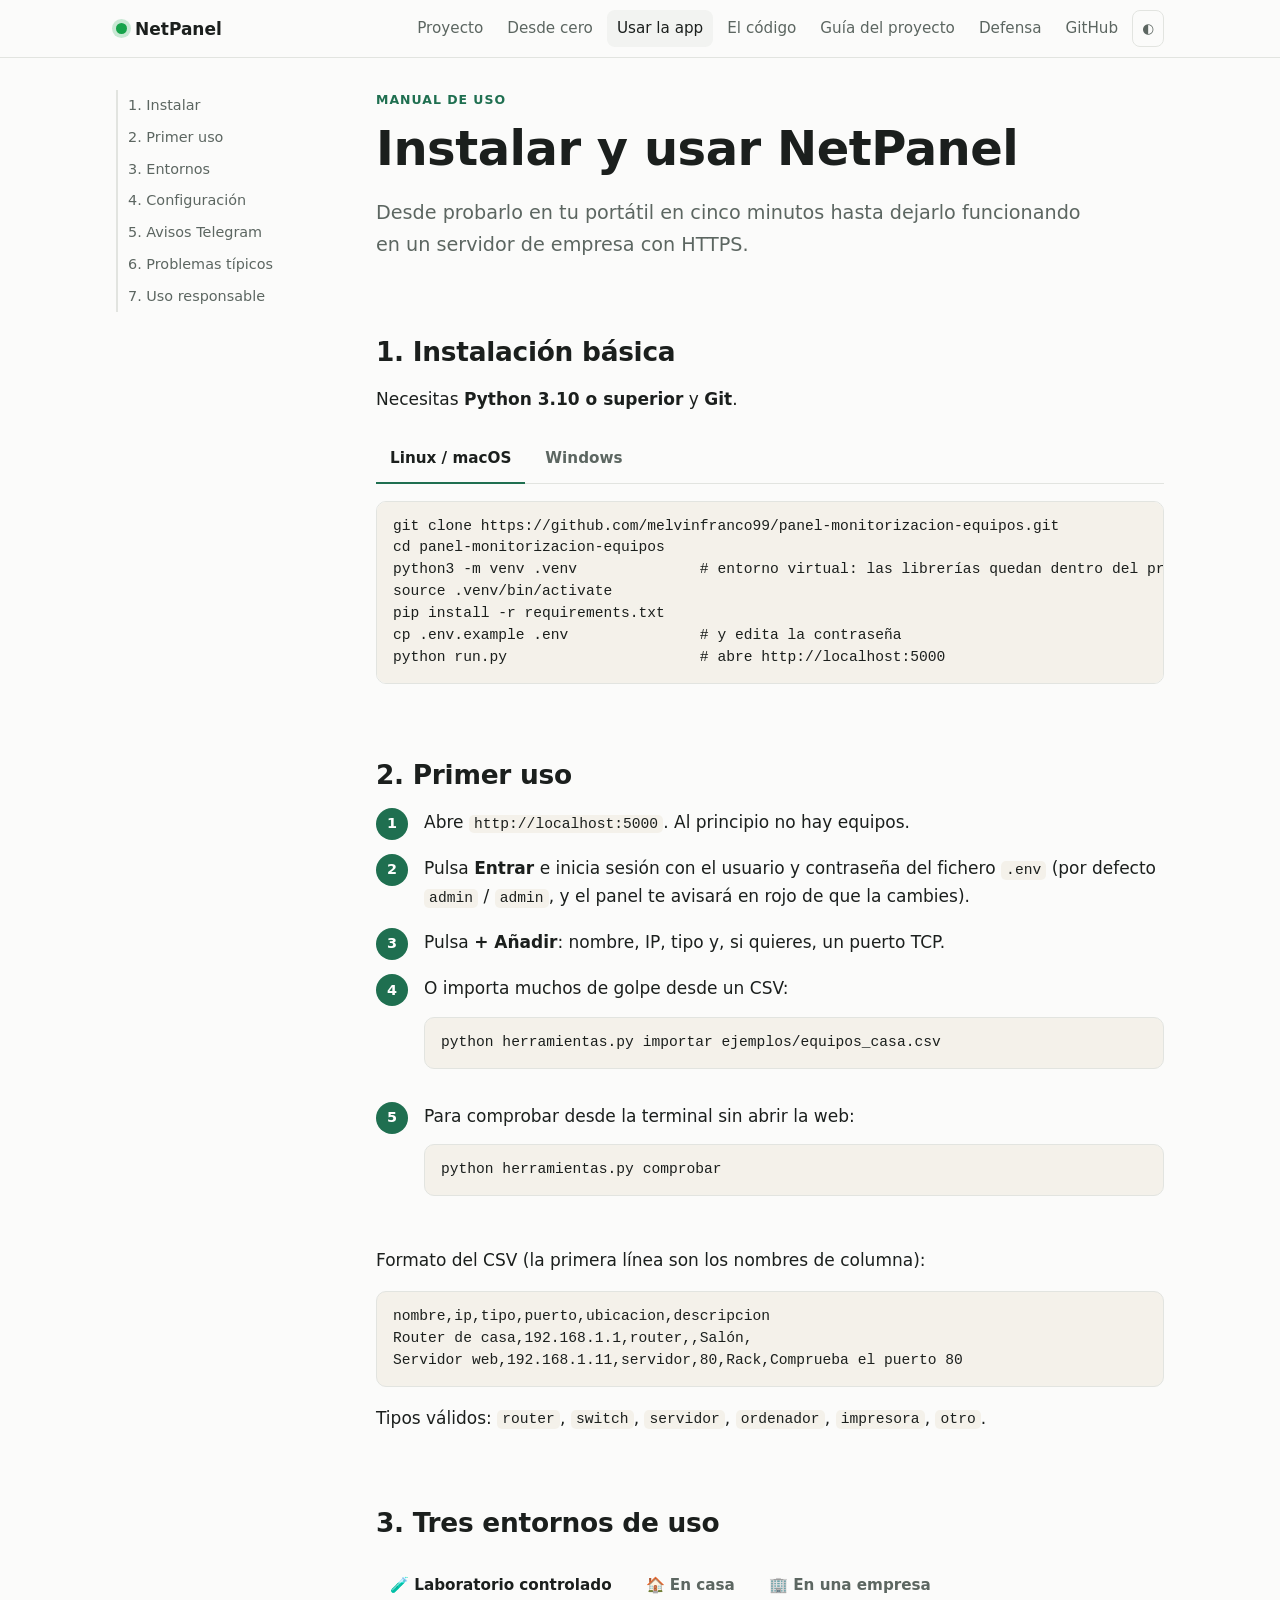
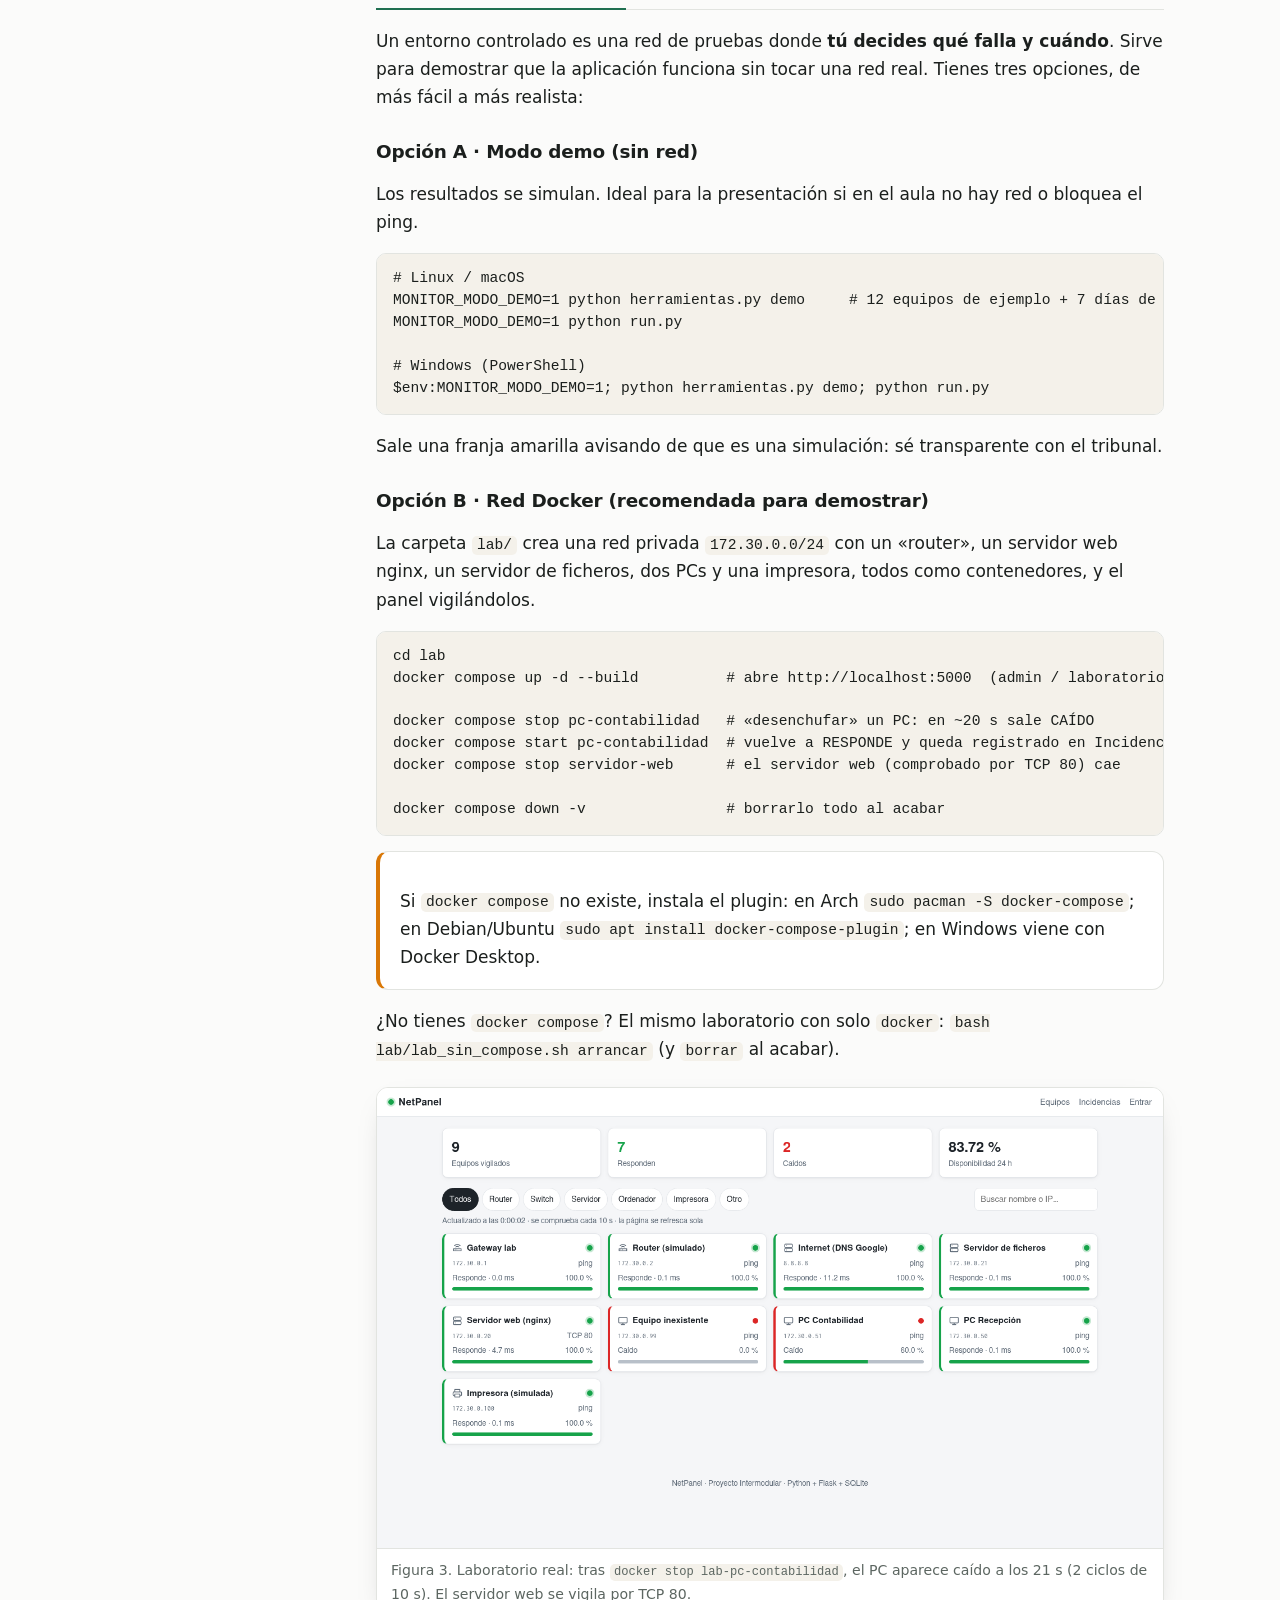
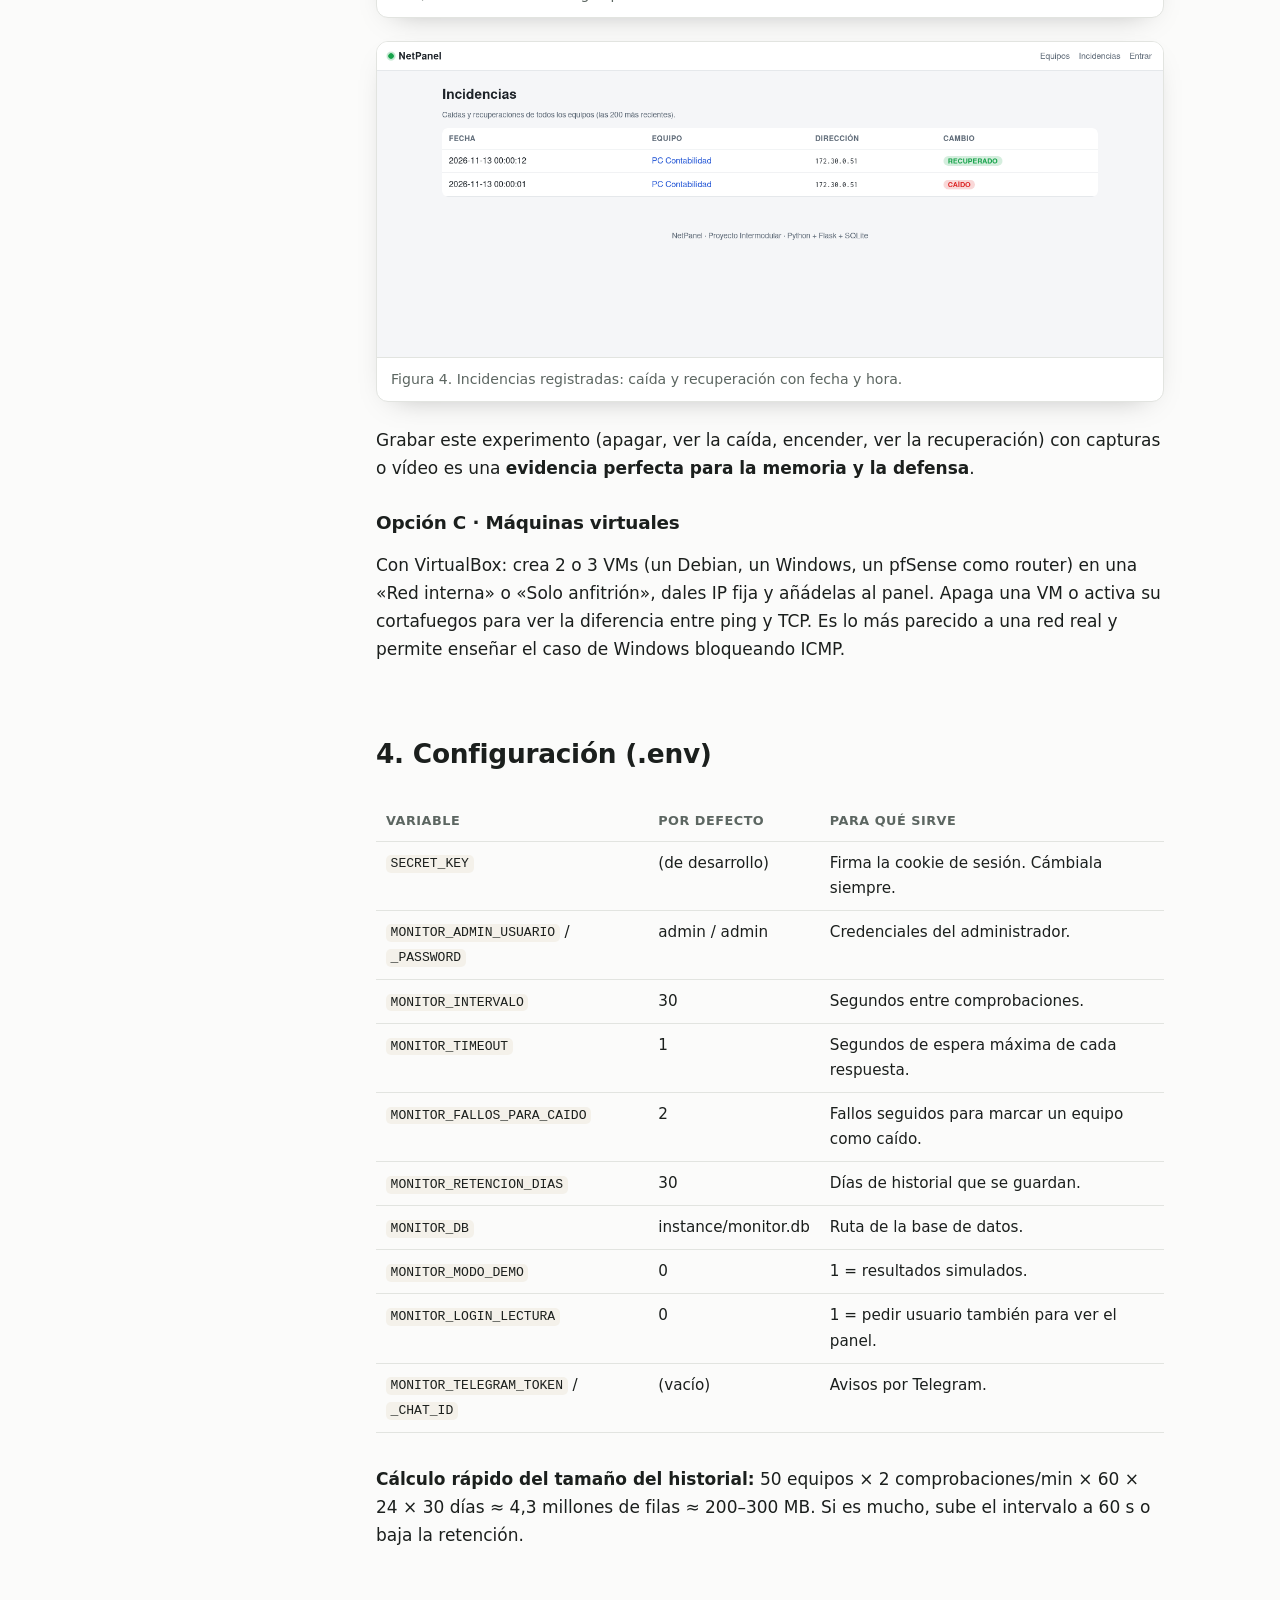
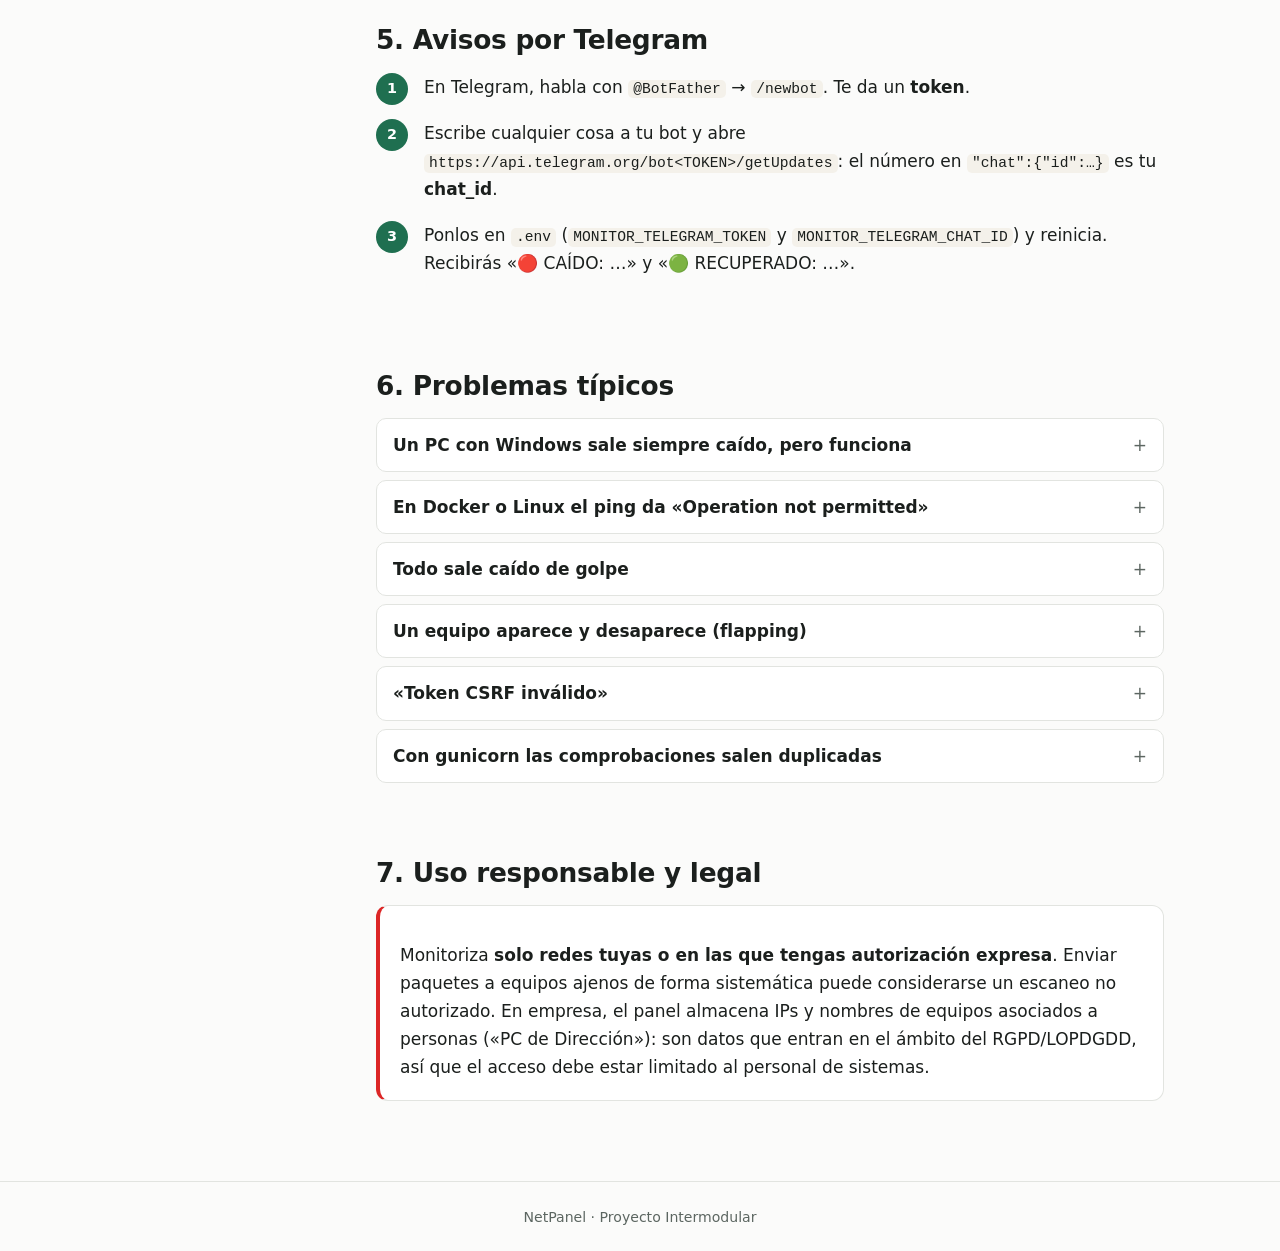
<file: docs/uso.html>
<!doctype html>
<html lang="es">
<head>
<meta charset="utf-8">
<meta name="viewport" content="width=device-width, initial-scale=1">
<title>Usar NetPanel</title>
<meta name="description" content="Cómo instalar y usar NetPanel en un laboratorio, en casa y en una empresa.">
<link rel="stylesheet" href="assets/site.css">
<link rel="icon" href="data:image/svg+xml,<svg xmlns='http://www.w3.org/2000/svg' viewBox='0 0 16 16'><circle cx='8' cy='8' r='6' fill='%2316a34a'/></svg>">
</head>
<body>
<header class="cab"><div class="cab-dentro">
  <a class="logo" href="index.html"><i></i> NetPanel</a>
  <nav>
    <a href="index.html">Proyecto</a>
    <a href="desde-cero.html">Desde cero</a>
    <a class="activa" href="uso.html">Usar la app</a>
    <a href="codigo.html">El código</a>
    <a href="tfg.html">Guía del proyecto</a>
    <a href="defensa.html">Defensa</a>
    <a href="https://github.com/melvinfranco99/panel-monitorizacion-equipos">GitHub</a>
    <button class="tema" aria-label="Cambiar tema">◐</button>
  </nav>
</div></header>

<main class="contenido con-indice">
  <aside class="indice">
    <a href="#instalar">1. Instalar</a>
    <a href="#primer-uso">2. Primer uso</a>
    <a href="#entornos">3. Entornos</a>
    <a href="#configurar">4. Configuración</a>
    <a href="#telegram">5. Avisos Telegram</a>
    <a href="#problemas">6. Problemas típicos</a>
    <a href="#etica">7. Uso responsable</a>
  </aside>
  <div>
  <p class="eyebrow">Manual de uso</p>
  <h1>Instalar y usar NetPanel</h1>
  <p class="lead">Desde probarlo en tu portátil en cinco minutos hasta dejarlo funcionando en un servidor de empresa con HTTPS.</p>

  <h2 id="instalar">1. Instalación básica</h2>
  <p>Necesitas <strong>Python 3.10 o superior</strong> y <strong>Git</strong>.</p>
  <div class="pestanas" role="tablist">
    <button role="tab" aria-selected="true" data-panel="i-linux">Linux / macOS</button>
    <button role="tab" aria-selected="false" data-panel="i-win">Windows</button>
  </div>
  <div class="panel-pestana" id="i-linux">
<pre>git clone https://github.com/melvinfranco99/panel-monitorizacion-equipos.git
cd panel-monitorizacion-equipos
python3 -m venv .venv              # entorno virtual: las librerías quedan dentro del proyecto
source .venv/bin/activate
pip install -r requirements.txt
cp .env.example .env               # y edita la contraseña
python run.py                      # abre http://localhost:5000</pre>
  </div>
  <div class="panel-pestana" id="i-win" hidden>
<pre>git clone https://github.com/melvinfranco99/panel-monitorizacion-equipos.git
cd panel-monitorizacion-equipos
py -m venv .venv
.venv\Scripts\activate
pip install -r requirements.txt
copy .env.example .env
python run.py</pre>
  <p>La primera vez Windows preguntará si permites a Python usar la red: acepta en <em>redes privadas</em>.</p>
  </div>

  <h2 id="primer-uso">2. Primer uso</h2>
  <ol class="pasos">
    <li>Abre <code>http://localhost:5000</code>. Al principio no hay equipos.</li>
    <li>Pulsa <strong>Entrar</strong> e inicia sesión con el usuario y contraseña del fichero <code>.env</code> (por defecto <code>admin</code> / <code>admin</code>, y el panel te avisará en rojo de que la cambies).</li>
    <li>Pulsa <strong>+ Añadir</strong>: nombre, IP, tipo y, si quieres, un puerto TCP.</li>
    <li>O importa muchos de golpe desde un CSV:
<pre>python herramientas.py importar ejemplos/equipos_casa.csv</pre></li>
    <li>Para comprobar desde la terminal sin abrir la web:
<pre>python herramientas.py comprobar</pre></li>
  </ol>
  <p>Formato del CSV (la primera línea son los nombres de columna):</p>
<pre>nombre,ip,tipo,puerto,ubicacion,descripcion
Router de casa,192.168.1.1,router,,Salón,
Servidor web,192.168.1.11,servidor,80,Rack,Comprueba el puerto 80</pre>
  <p>Tipos válidos: <code>router</code>, <code>switch</code>, <code>servidor</code>, <code>ordenador</code>, <code>impresora</code>, <code>otro</code>.</p>

  <h2 id="entornos">3. Tres entornos de uso</h2>
  <div class="pestanas" role="tablist">
    <button role="tab" aria-selected="true" data-panel="e-lab">🧪 Laboratorio controlado</button>
    <button role="tab" aria-selected="false" data-panel="e-casa">🏠 En casa</button>
    <button role="tab" aria-selected="false" data-panel="e-emp">🏢 En una empresa</button>
  </div>

  <section class="panel-pestana" id="e-lab">
    <p>Un entorno controlado es una red de pruebas donde <strong>tú decides qué falla y cuándo</strong>. Sirve para demostrar que la aplicación funciona sin tocar una red real. Tienes tres opciones, de más fácil a más realista:</p>

    <h3>Opción A · Modo demo (sin red)</h3>
    <p>Los resultados se simulan. Ideal para la presentación si en el aula no hay red o bloquea el ping.</p>
<pre># Linux / macOS
MONITOR_MODO_DEMO=1 python herramientas.py demo     # 12 equipos de ejemplo + 7 días de historial
MONITOR_MODO_DEMO=1 python run.py

# Windows (PowerShell)
$env:MONITOR_MODO_DEMO=1; python herramientas.py demo; python run.py</pre>
    <p>Sale una franja amarilla avisando de que es una simulación: sé transparente con el tribunal.</p>

    <h3>Opción B · Red Docker (recomendada para demostrar)</h3>
    <p>La carpeta <code>lab/</code> crea una red privada <code>172.30.0.0/24</code> con un «router», un servidor web nginx, un servidor de ficheros, dos PCs y una impresora, todos como contenedores, y el panel vigilándolos.</p>
<pre>cd lab
docker compose up -d --build          # abre http://localhost:5000  (admin / laboratorio)

docker compose stop pc-contabilidad   # «desenchufar» un PC: en ~20 s sale CAÍDO
docker compose start pc-contabilidad  # vuelve a RESPONDE y queda registrado en Incidencias
docker compose stop servidor-web      # el servidor web (comprobado por TCP 80) cae

docker compose down -v                # borrarlo todo al acabar</pre>
    <div class="caja aviso"><p>Si <code>docker compose</code> no existe, instala el plugin: en Arch <code>sudo pacman -S docker-compose</code>; en Debian/Ubuntu <code>sudo apt install docker-compose-plugin</code>; en Windows viene con Docker Desktop.</p></div>
    <p>¿No tienes <code>docker compose</code>? El mismo laboratorio con solo <code>docker</code>: <code>bash lab/lab_sin_compose.sh arrancar</code> (y <code>borrar</code> al acabar).</p>
    <figure class="captura">
      <img src="img/lab_caida.png" alt="Panel del laboratorio con PC Contabilidad y un equipo inexistente caídos">
      <figcaption>Figura 3. Laboratorio real: tras <code>docker stop lab-pc-contabilidad</code>, el PC aparece caído a los 21 s (2 ciclos de 10 s). El servidor web se vigila por TCP 80.</figcaption>
    </figure>
    <figure class="captura">
      <img src="img/lab_incidencias.png" alt="Incidencias: PC Contabilidad caído a las 00:00:01 y recuperado a las 00:00:12">
      <figcaption>Figura 4. Incidencias registradas: caída y recuperación con fecha y hora.</figcaption>
    </figure>
    <p>Grabar este experimento (apagar, ver la caída, encender, ver la recuperación) con capturas o vídeo es una <strong>evidencia perfecta para la memoria y la defensa</strong>.</p>

    <h3>Opción C · Máquinas virtuales</h3>
    <p>Con VirtualBox: crea 2 o 3 VMs (un Debian, un Windows, un pfSense como router) en una «Red interna» o «Solo anfitrión», dales IP fija y añádelas al panel. Apaga una VM o activa su cortafuegos para ver la diferencia entre ping y TCP. Es lo más parecido a una red real y permite enseñar el caso de Windows bloqueando ICMP.</p>
  </section>

  <section class="panel-pestana" id="e-casa" hidden>
    <ol class="pasos">
      <li><strong>Averigua tu red.</strong> En Linux <code>ip route</code> (la IP tras <code>default via</code> es tu router); en Windows <code>ipconfig</code> («Puerta de enlace predeterminada»).</li>
      <li><strong>Inventaria tus equipos.</strong> Entra en la web del router (normalmente esa IP) → lista de clientes DHCP. Ahí verás IP y nombre de cada dispositivo.</li>
      <li><strong>Fija las IPs.</strong> En el router, crea <em>reservas DHCP</em> para los equipos que quieras vigilar: así su IP no cambia. Si no, mañana el NAS puede tener otra IP y saldrá «caído» sin estarlo.</li>
      <li><strong>Carga los equipos</strong> copiando <code>ejemplos/equipos_casa.csv</code> y cambiando las IPs. Incluye <code>8.8.8.8</code> para saber si «se ha caído Internet» o solo tu red.</li>
      <li><strong>Déjalo encendido.</strong> En un equipo que siempre esté encendido: una Raspberry Pi es ideal (consume ~3 W). Instálalo como servicio:
<pre>sudo bash deploy/instalar_linux.sh</pre>
      El servicio escucha solo en <code>127.0.0.1</code>; para verlo desde el móvil en casa cambia en <code>/etc/systemd/system/netpanel.service</code> <code>-b 127.0.0.1:5000</code> por <code>-b 0.0.0.0:5000</code> y entra a <code>http://IP-de-la-raspberry:5000</code>.</li>
      <li><strong>Avisos al móvil</strong> con Telegram (ver sección 5).</li>
    </ol>
    <div class="caja peligro"><p><strong>No abras el puerto 5000 en el router hacia Internet.</strong> Si quieres verlo desde fuera de casa, usa una VPN (WireGuard, Tailscale) en lugar de exponer el panel.</p></div>
  </section>

  <section class="panel-pestana" id="e-emp" hidden>
    <p>En una empresa cambian tres cosas: <strong>permisos</strong>, <strong>seguridad</strong> y <strong>fiabilidad</strong>.</p>
    <h3>Antes de instalar</h3>
    <ul>
      <li><strong>Autorización por escrito</strong> del responsable de sistemas. Vigilar equipos ajenos sin permiso puede ser una falta o algo peor.</li>
      <li>Pedir el <strong>inventario</strong> (o la hoja de direccionamiento IP) y decidir qué es crítico: router, cortafuegos, servidores, controlador de dominio, NAS, impresoras.</li>
      <li>Reglas de <strong>cortafuegos</strong>: permitir ICMP echo y los puertos TCP necesarios <em>solo desde la IP del servidor de monitorización</em>. En Windows: regla de entrada «Archivo e impresora compartidos (petición de eco ICMPv4)», que se puede desplegar por GPO a todos los equipos.</li>
      <li>Si hay VLANs, colocar el servidor en la <strong>VLAN de administración</strong> con rutas hacia las demás.</li>
    </ul>
    <h3>Instalación de producción</h3>
    <ol class="pasos">
      <li>Una VM Debian/Ubuntu Server pequeña (1 vCPU, 1 GB RAM) en el hipervisor de la empresa (Proxmox, VMware, Hyper-V).</li>
      <li><code>sudo bash deploy/instalar_linux.sh</code>: crea un usuario sin privilegios <code>netpanel</code>, el entorno virtual, genera clave secreta y contraseña aleatorias y registra el servicio <code>systemd</code>.</li>
      <li>Instala <strong>nginx</strong> como proxy inverso con <strong>HTTPS</strong>: plantilla en <code>deploy/nginx-netpanel.conf</code>. Limita con <code>allow</code>/<code>deny</code> qué red puede ver el panel.</li>
      <li>En <code>/opt/netpanel/.env</code> pon <code>MONITOR_LOGIN_LECTURA=1</code> para que haga falta usuario incluso para mirar.</li>
      <li>Crea un nombre DNS interno (p. ej. <code>netpanel.empresa.local</code>) en el servidor DNS / controlador de dominio.</li>
      <li>Importa el inventario con <code>herramientas.py importar inventario.csv</code>.</li>
      <li><strong>Copia de seguridad</strong> del fichero <code>instance/monitor.db</code> (basta con un <code>cron</code> diario con <code>sqlite3 monitor.db ".backup copia.db"</code>).</li>
      <li>¿Quién vigila al vigilante? Conviene comprobar desde fuera que el panel está vivo (otro NetPanel o un servicio externo).</li>
    </ol>
    <p>Arquitectura recomendada:</p>
<pre>[Usuarios IT] --HTTPS--> nginx (443) --> gunicorn 127.0.0.1:5000 --> NetPanel
                                                          |
                                     ICMP/TCP --> routers, servidores, PCs (todas las VLAN)</pre>
    <div class="caja aviso"><p><strong>Límites honestos:</strong> a partir de varios cientos de equipos, o si se necesitan métricas de CPU, disco o tráfico (SNMP, agentes), lo profesional es Zabbix, LibreNMS o PRTG. NetPanel cubre la pregunta «¿está vivo?» en redes pequeñas y medianas.</p></div>
  </section>

  <h2 id="configurar">4. Configuración (.env)</h2>
  <div class="tabla-scroll"><table>
    <thead><tr><th>Variable</th><th>Por defecto</th><th>Para qué sirve</th></tr></thead>
    <tbody>
      <tr><td><code>SECRET_KEY</code></td><td>(de desarrollo)</td><td>Firma la cookie de sesión. Cámbiala siempre.</td></tr>
      <tr><td><code>MONITOR_ADMIN_USUARIO</code> / <code>_PASSWORD</code></td><td>admin / admin</td><td>Credenciales del administrador.</td></tr>
      <tr><td><code>MONITOR_INTERVALO</code></td><td>30</td><td>Segundos entre comprobaciones.</td></tr>
      <tr><td><code>MONITOR_TIMEOUT</code></td><td>1</td><td>Segundos de espera máxima de cada respuesta.</td></tr>
      <tr><td><code>MONITOR_FALLOS_PARA_CAIDO</code></td><td>2</td><td>Fallos seguidos para marcar un equipo como caído.</td></tr>
      <tr><td><code>MONITOR_RETENCION_DIAS</code></td><td>30</td><td>Días de historial que se guardan.</td></tr>
      <tr><td><code>MONITOR_DB</code></td><td>instance/monitor.db</td><td>Ruta de la base de datos.</td></tr>
      <tr><td><code>MONITOR_MODO_DEMO</code></td><td>0</td><td>1 = resultados simulados.</td></tr>
      <tr><td><code>MONITOR_LOGIN_LECTURA</code></td><td>0</td><td>1 = pedir usuario también para ver el panel.</td></tr>
      <tr><td><code>MONITOR_TELEGRAM_TOKEN</code> / <code>_CHAT_ID</code></td><td>(vacío)</td><td>Avisos por Telegram.</td></tr>
    </tbody>
  </table></div>
  <p><strong>Cálculo rápido del tamaño del historial:</strong> 50 equipos × 2 comprobaciones/min × 60 × 24 × 30 días ≈ 4,3 millones de filas ≈ 200–300 MB. Si es mucho, sube el intervalo a 60 s o baja la retención.</p>

  <h2 id="telegram">5. Avisos por Telegram</h2>
  <ol class="pasos">
    <li>En Telegram, habla con <code>@BotFather</code> → <code>/newbot</code>. Te da un <strong>token</strong>.</li>
    <li>Escribe cualquier cosa a tu bot y abre <code>https://api.telegram.org/bot&lt;TOKEN&gt;/getUpdates</code>: el número en <code>"chat":{"id":…}</code> es tu <strong>chat_id</strong>.</li>
    <li>Ponlos en <code>.env</code> (<code>MONITOR_TELEGRAM_TOKEN</code> y <code>MONITOR_TELEGRAM_CHAT_ID</code>) y reinicia. Recibirás «🔴 CAÍDO: …» y «🟢 RECUPERADO: …».</li>
  </ol>

  <h2 id="problemas">6. Problemas típicos</h2>
  <details><summary>Un PC con Windows sale siempre caído, pero funciona</summary><div><p>El cortafuegos de Windows bloquea el ping por defecto. Opciones: activar la regla «petición de eco ICMPv4» o, mejor, indicar un puerto TCP que tenga abierto (3389 si tiene escritorio remoto, 445 si comparte carpetas).</p></div></details>
  <details><summary>En Docker o Linux el ping da «Operation not permitted»</summary><div><p>Enviar ICMP necesita un socket especial. En Linux moderno se permite a usuarios normales mediante <code>net.ipv4.ping_group_range</code>; en Docker el contenedor necesita la capacidad <code>NET_RAW</code> (activada por defecto). Si la quitaste, usa comprobaciones TCP.</p></div></details>
  <details><summary>Todo sale caído de golpe</summary><div><p>Lo más probable es que el problema sea del propio servidor del panel (cable, Wi-Fi, gateway). Por eso conviene vigilar también el router y <code>8.8.8.8</code>: si todo cae a la vez, el problema está cerca del monitor.</p></div></details>
  <details><summary>Un equipo aparece y desaparece (flapping)</summary><div><p>Wi-Fi débil o red saturada. Sube <code>MONITOR_FALLOS_PARA_CAIDO</code> a 3 o <code>MONITOR_TIMEOUT</code> a 2.</p></div></details>
  <details><summary>«Token CSRF inválido»</summary><div><p>La sesión caducó o cambiaste la <code>SECRET_KEY</code>. Recarga la página e inténtalo de nuevo.</p></div></details>
  <details><summary>Con gunicorn las comprobaciones salen duplicadas</summary><div><p>Estás usando varios procesos (<code>-w 4</code>). Cada proceso arranca su propio monitor. Usa <code>-w 1 --threads 8</code>.</p></div></details>

  <h2 id="etica">7. Uso responsable y legal</h2>
  <div class="caja peligro">
    <p>Monitoriza <strong>solo redes tuyas o en las que tengas autorización expresa</strong>. Enviar paquetes a equipos ajenos de forma sistemática puede considerarse un escaneo no autorizado. En empresa, el panel almacena IPs y nombres de equipos asociados a personas («PC de Dirección»): son datos que entran en el ámbito del RGPD/LOPDGDD, así que el acceso debe estar limitado al personal de sistemas.</p>
  </div>
  </div>
</main>
<footer class="pie">NetPanel · Proyecto Intermodular</footer>
<script src="assets/site.js"></script>
</body>
</html>
</file>
<file: docs/assets/site.css>
:root {
  --fondo: #fbfbfa; --superficie: #ffffff; --superficie-2: #f2f3f1; --borde: #e2e4e0;
  --texto: #1b1f1d; --suave: #5c6661; --acento: #1f6f50; --acento-2: #2457d6;
  --ok: #16a34a; --mal: #dc2626; --medio: #d97706; --codigo: #f4f1ea;
  --radio: 12px; --ancho: 1080px;
}
@media (prefers-color-scheme: dark) {
  :root:not([data-theme="light"]) {
    --fondo: #0f1311; --superficie: #161b18; --superficie-2: #1c231f; --borde: #2a332e;
    --texto: #e6ebe8; --suave: #9aa8a0; --acento: #4cc493; --acento-2: #7c9dff; --codigo: #1d2420;
  }
}
:root[data-theme="dark"] {
  --fondo: #0f1311; --superficie: #161b18; --superficie-2: #1c231f; --borde: #2a332e;
  --texto: #e6ebe8; --suave: #9aa8a0; --acento: #4cc493; --acento-2: #7c9dff; --codigo: #1d2420;
}
* { box-sizing: border-box; }
html { scroll-behavior: smooth; }
body { margin: 0; background: var(--fondo); color: var(--texto);
       font: 17px/1.65 "Inter", system-ui, -apple-system, "Segoe UI", Roboto, sans-serif; }
a { color: var(--acento); }
img { max-width: 100%; }
code, pre { font-family: "JetBrains Mono", ui-monospace, Consolas, monospace; font-size: .86em; }
:not(pre) > code { background: var(--codigo); padding: .1em .35em; border-radius: 5px; }
pre { background: var(--codigo); padding: 14px 16px; border-radius: 10px; overflow-x: auto; line-height: 1.5;
      border: 1px solid var(--borde); }
h1, h2, h3 { line-height: 1.25; letter-spacing: -.01em; }
h1 { font-size: clamp(2rem, 5vw, 3rem); margin: 0 0 .4em; }
h2 { font-size: 1.65rem; margin: 2.4em 0 .6em; padding-top: .4em; }
h3 { font-size: 1.15rem; margin: 1.6em 0 .4em; }
hr { border: 0; border-top: 1px solid var(--borde); margin: 3em 0; }

/* ---------- cabecera ---------- */
.cab { position: sticky; top: 0; z-index: 10; background: color-mix(in srgb, var(--fondo) 88%, transparent);
       backdrop-filter: blur(8px); border-bottom: 1px solid var(--borde); }
.cab-dentro { max-width: var(--ancho); margin: 0 auto; padding: 10px 16px; display: flex; align-items: center;
              justify-content: space-between; gap: 12px; flex-wrap: wrap; }
.logo { font-weight: 800; color: var(--texto); text-decoration: none; display: flex; align-items: center; gap: 8px; }
.logo i { width: 11px; height: 11px; border-radius: 50%; background: var(--ok); display: inline-block;
          box-shadow: 0 0 0 4px color-mix(in srgb, var(--ok) 22%, transparent); }
.cab nav { display: flex; gap: 4px; flex-wrap: wrap; }
.cab nav a { color: var(--suave); text-decoration: none; padding: 6px 10px; border-radius: 8px; font-size: .95rem; font-weight: 500; }
.cab nav a:hover, .cab nav a.activa { color: var(--texto); background: var(--superficie-2); }

/* ---------- contenido ---------- */
.contenido { max-width: var(--ancho); margin: 0 auto; padding: 32px 16px 80px; }
.estrecho { max-width: 780px; }
.lead { font-size: 1.2rem; color: var(--suave); max-width: 720px; }
.eyebrow { text-transform: uppercase; letter-spacing: .08em; font-size: .78rem; font-weight: 700; color: var(--acento); margin: 0 0 .6em; }
.botones { display: flex; gap: 10px; flex-wrap: wrap; margin: 1.4em 0; }
.btn { display: inline-flex; align-items: center; gap: 6px; padding: 10px 16px; border-radius: 10px; font-weight: 600;
       text-decoration: none; background: var(--acento); color: #fff; border: 1px solid var(--acento); font-size: .95rem; }
.btn.sec { background: transparent; color: var(--texto); border-color: var(--borde); }

.rejilla { display: grid; gap: 14px; grid-template-columns: repeat(auto-fit, minmax(240px, 1fr)); }
.caja { background: var(--superficie); border: 1px solid var(--borde); border-radius: var(--radio); padding: 18px 20px; }
.caja h3 { margin-top: 0; }
.caja p:last-child { margin-bottom: 0; }
.caja.destacada { border-left: 4px solid var(--acento); }
.caja.aviso { border-left: 4px solid var(--medio); }
.caja.peligro { border-left: 4px solid var(--mal); }
.etq { display: inline-block; font-size: .75rem; font-weight: 700; padding: 2px 8px; border-radius: 999px;
       background: var(--superficie-2); color: var(--suave); text-transform: uppercase; letter-spacing: .04em; }

.captura { border: 1px solid var(--borde); border-radius: var(--radio); overflow: hidden; background: var(--superficie);
           margin: 1.4em 0; box-shadow: 0 10px 30px -18px rgba(0,0,0,.35); }
.captura img { display: block; width: 100%; }
.captura figcaption { font-size: .88rem; color: var(--suave); padding: 10px 14px; border-top: 1px solid var(--borde); }

table { width: 100%; border-collapse: collapse; margin: 1em 0; font-size: .95rem; }
th, td { text-align: left; padding: 9px 10px; border-bottom: 1px solid var(--borde); vertical-align: top; }
th { font-size: .8rem; text-transform: uppercase; letter-spacing: .04em; color: var(--suave); }
.tabla-scroll { overflow-x: auto; }

/* pasos numerados */
.pasos { counter-reset: paso; list-style: none; padding: 0; }
.pasos > li { counter-increment: paso; position: relative; padding: 0 0 18px 48px; }
.pasos > li::before { content: counter(paso); position: absolute; left: 0; top: 0; width: 32px; height: 32px; border-radius: 50%;
                      background: var(--acento); color: #fff; display: grid; place-items: center; font-weight: 700; font-size: .9rem; }

/* preguntas desplegables */
details { background: var(--superficie); border: 1px solid var(--borde); border-radius: 10px; margin: 8px 0; }
summary { cursor: pointer; padding: 12px 16px; font-weight: 600; list-style: none; display: flex; justify-content: space-between; gap: 10px; }
summary::-webkit-details-marker { display: none; }
summary::after { content: "+"; color: var(--suave); font-weight: 400; }
details[open] summary::after { content: "–"; }
details > div { padding: 0 16px 14px; }
details > div p:first-child { margin-top: 0; }

/* pestañas */
.pestanas { display: flex; gap: 6px; flex-wrap: wrap; border-bottom: 1px solid var(--borde); margin: 1.4em 0 1em; }
.pestanas button { font: inherit; font-weight: 600; font-size: .95rem; background: none; border: 0; color: var(--suave);
                   padding: 10px 14px; cursor: pointer; border-bottom: 2px solid transparent; margin-bottom: -1px; }
.pestanas button[aria-selected="true"] { color: var(--texto); border-bottom-color: var(--acento); }
.panel-pestana[hidden] { display: none; }

/* índice lateral */
.con-indice { display: grid; grid-template-columns: 220px minmax(0, 1fr); gap: 40px; }
.indice { position: sticky; top: 70px; align-self: start; font-size: .9rem; max-height: calc(100vh - 90px); overflow-y: auto; }
.indice a { display: block; color: var(--suave); text-decoration: none; padding: 4px 0 4px 10px; border-left: 2px solid var(--borde); }
.indice a:hover { color: var(--texto); border-left-color: var(--acento); }
.con-indice > * { min-width: 0; }
@media (max-width: 860px) { .con-indice { grid-template-columns: minmax(0, 1fr); } .indice { position: static; max-height: none; } }

/* diagrama */
.diagrama { background: var(--superficie); border: 1px solid var(--borde); border-radius: var(--radio); padding: 12px; margin: 1.4em 0; }
.diagrama svg { width: 100%; height: auto; display: block; }
.diagrama .n { fill: var(--superficie-2); stroke: var(--borde); }
.diagrama .na { fill: color-mix(in srgb, var(--acento) 14%, var(--superficie)); stroke: var(--acento); }
.diagrama text { fill: var(--texto); font: 600 13px system-ui, sans-serif; }
.diagrama .t2 { fill: var(--suave); font-weight: 400; font-size: 11.5px; }
.diagrama .f { stroke: var(--suave); stroke-width: 1.6; fill: none; marker-end: url(#flecha); }
.diagrama .fa { stroke: var(--acento); }
.diagrama #flecha path { fill: var(--suave); }

/* demo interactiva */
.demo { background: var(--superficie); border: 1px solid var(--borde); border-radius: var(--radio); padding: 16px; }
.demo-res { display: grid; grid-template-columns: repeat(4, 1fr); gap: 10px; margin-bottom: 12px; }
.demo-res div { background: var(--superficie-2); border-radius: 10px; padding: 10px 12px; }
.demo-res b { display: block; font-size: 1.4rem; font-variant-numeric: tabular-nums; }
.demo-res span { font-size: .8rem; color: var(--suave); }
.demo-eq { display: grid; grid-template-columns: repeat(auto-fill, minmax(200px, 1fr)); gap: 8px; }
.demo-eq button { text-align: left; font: inherit; color: var(--texto); background: var(--superficie); cursor: pointer;
                  border: 1px solid var(--borde); border-left: 4px solid var(--ok); border-radius: 10px; padding: 10px 12px; }
.demo-eq button.down { border-left-color: var(--mal); background: color-mix(in srgb, var(--mal) 6%, var(--superficie)); }
.demo-eq button.warn { border-left-color: var(--medio); }
.demo-eq small { display: block; color: var(--suave); font-size: .8rem; }
.demo-log { margin-top: 12px; font-family: ui-monospace, monospace; font-size: .8rem; background: var(--codigo); border-radius: 8px;
            padding: 10px; height: 120px; overflow-y: auto; color: var(--suave); }
@media (max-width: 600px) { .demo-res { grid-template-columns: repeat(2, 1fr); } }

.cronograma { display: grid; gap: 8px; }
.cronograma .fila { display: grid; grid-template-columns: 150px 1fr; gap: 12px; align-items: start; padding: 10px 0; border-bottom: 1px solid var(--borde); }
.cronograma .fecha { font-weight: 700; color: var(--acento); font-size: .92rem; }
@media (max-width: 600px) { .cronograma .fila { grid-template-columns: 1fr; gap: 2px; } }

.check-lista { list-style: none; padding: 0; }
.check-lista li { padding: 6px 0 6px 30px; position: relative; }
.check-lista input { position: absolute; left: 0; top: 10px; width: 18px; height: 18px; accent-color: var(--acento); }

.pie { border-top: 1px solid var(--borde); color: var(--suave); font-size: .88rem; text-align: center; padding: 24px 16px; }
.tema { background: none; border: 1px solid var(--borde); border-radius: 8px; color: var(--suave); cursor: pointer; padding: 5px 9px; font: inherit; font-size: .85rem; }
</file>
